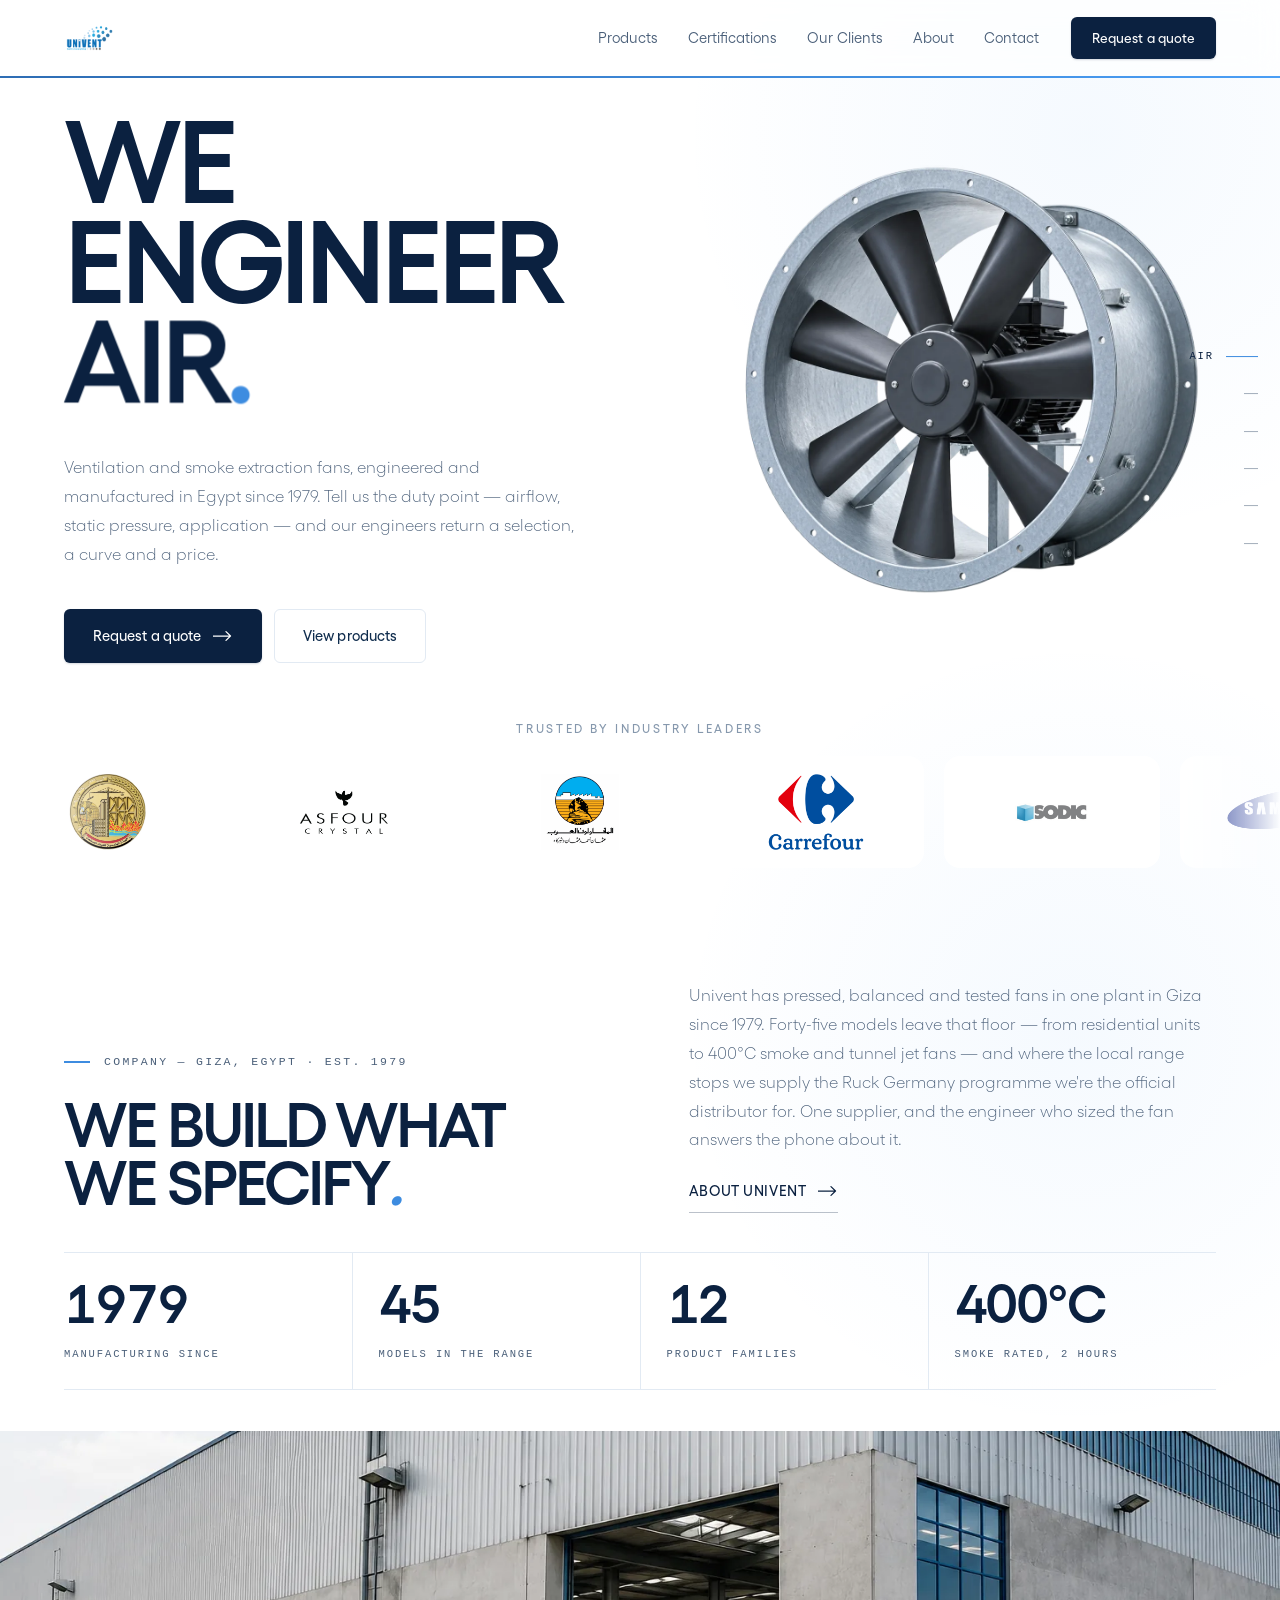
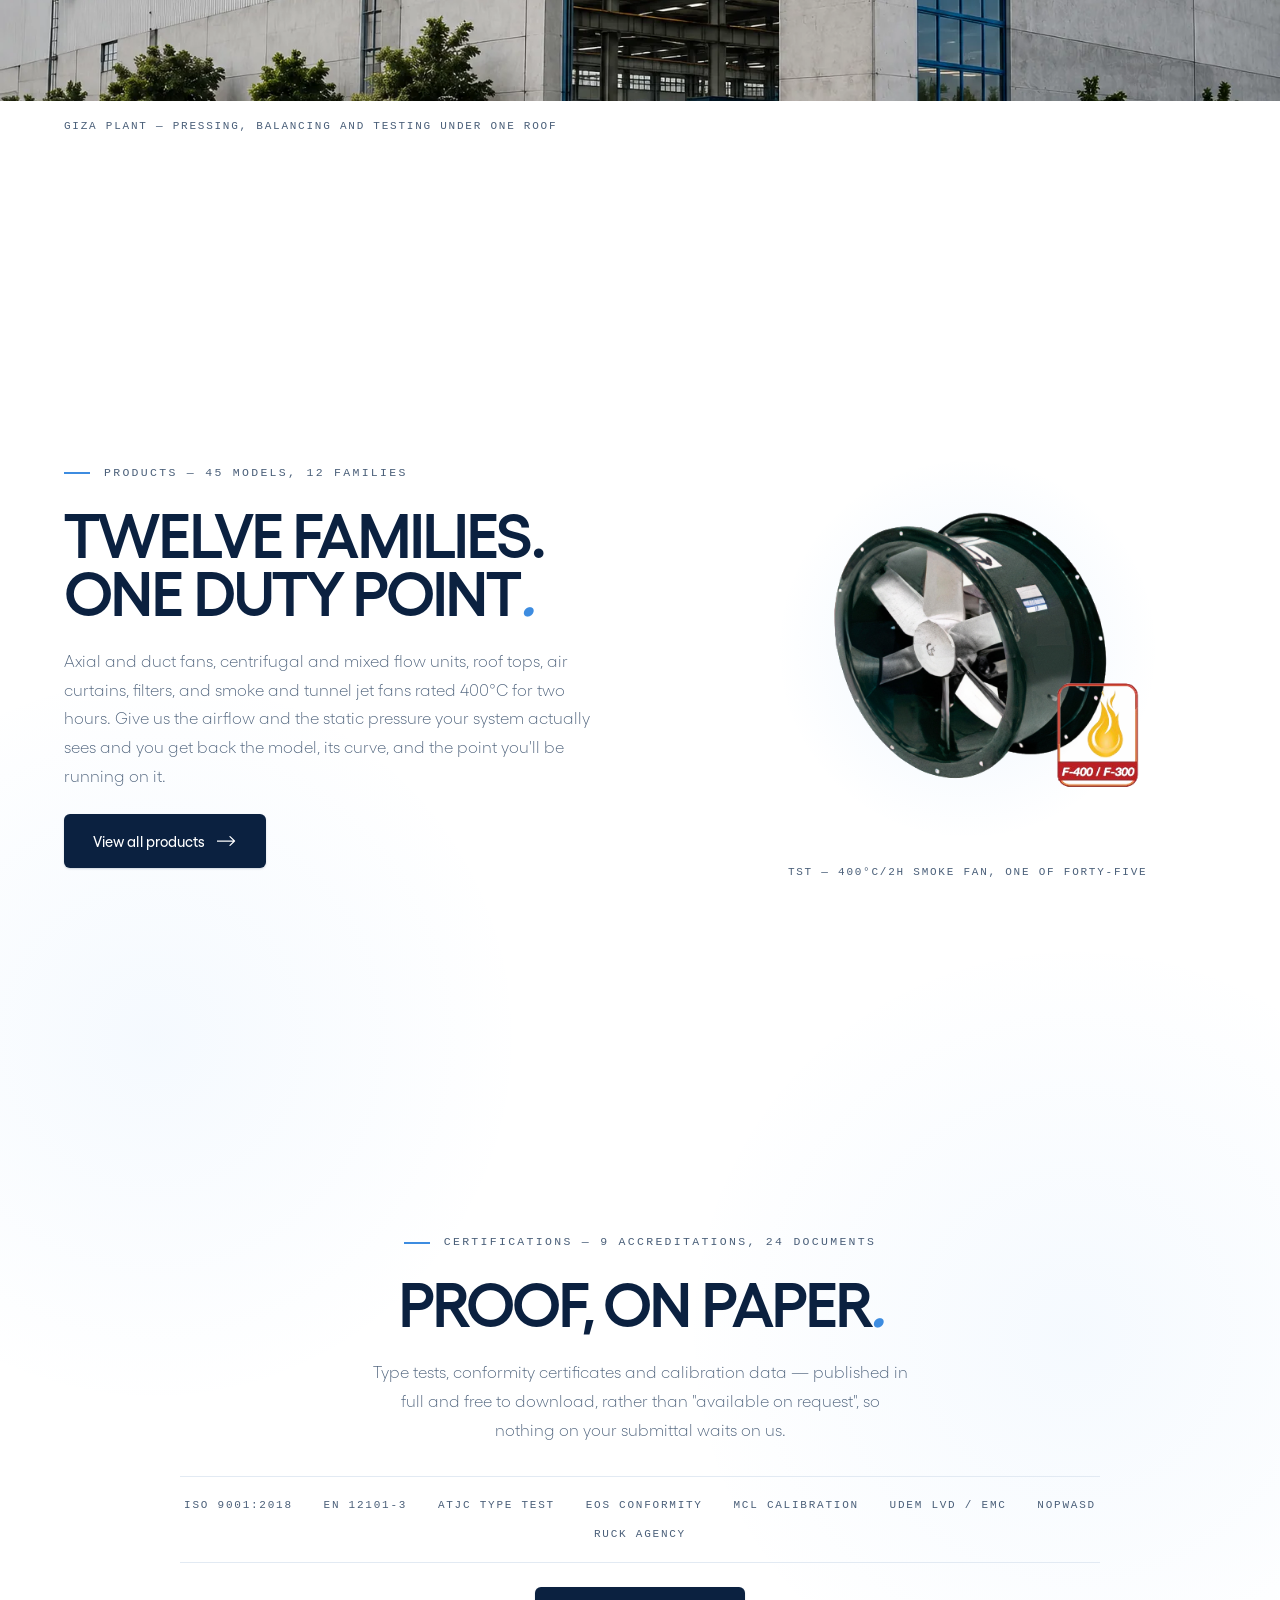
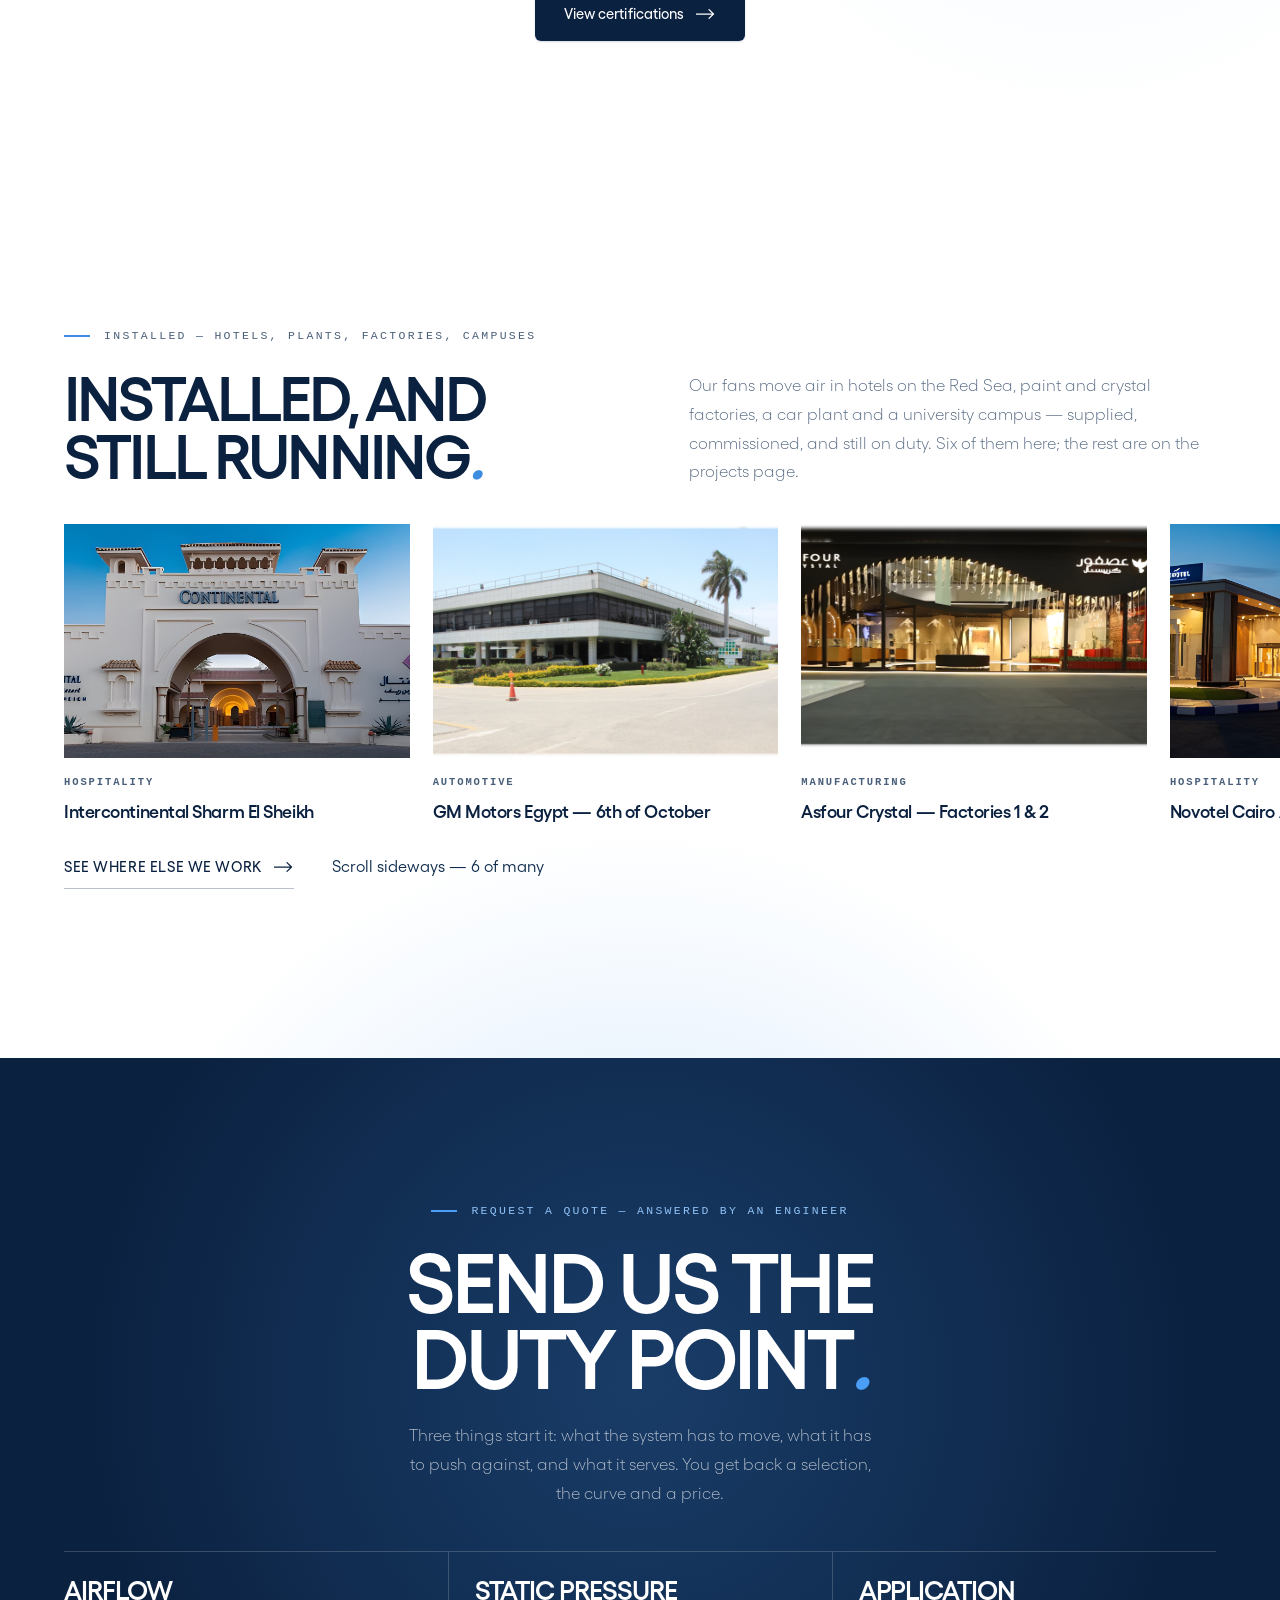
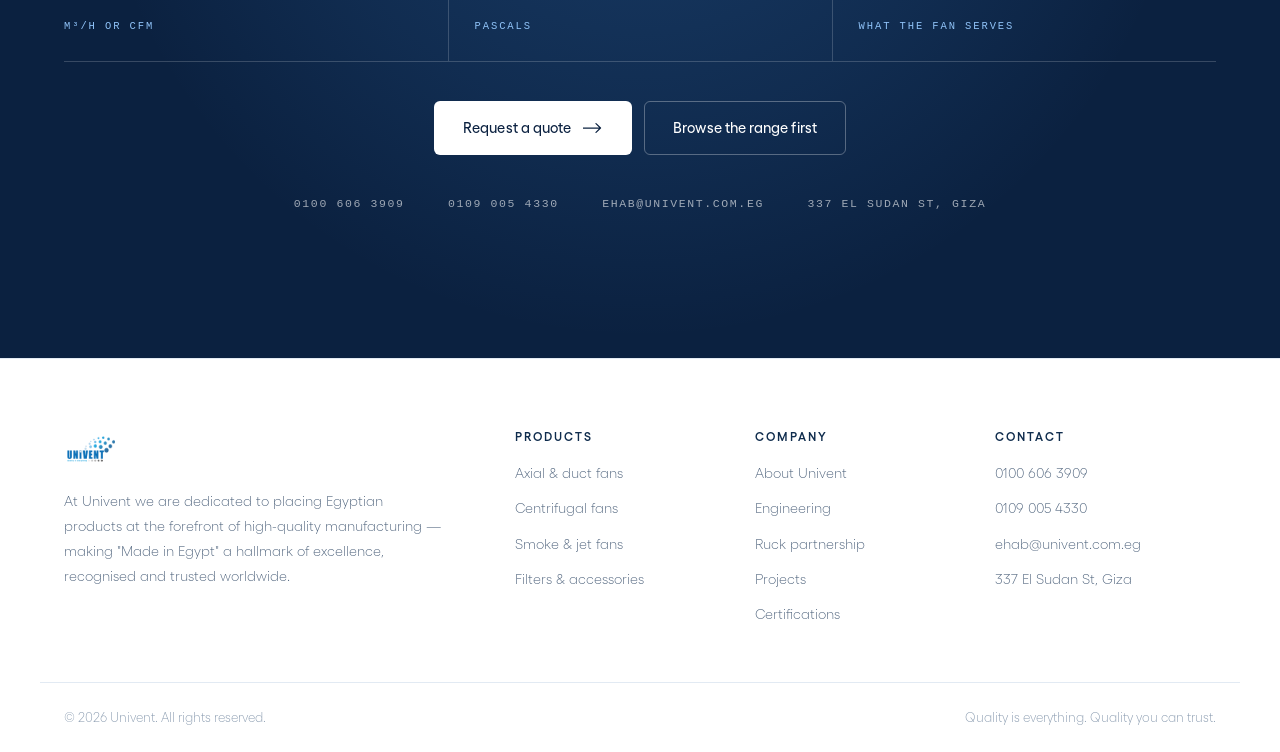
<file: index.html>
<!DOCTYPE html>
<html lang="en">
<head>
<meta charset="utf-8" />
<meta name="viewport" content="width=device-width, initial-scale=1" />
<title>Univent — Moving air since 1979</title>
<meta name="description" content="Univent manufactures ventilation and smoke extraction fans in Egypt since 1979. Residential, healthcare and industrial solutions. Official distributor for Ruck-Germany." />
<link rel="icon" href="assets/logo.png" />
<link rel="preload" href="assets/fonts/Gellix-TRIAL-Regular.otf" as="font" type="font/otf" crossorigin />
<link rel="preload" href="assets/fonts/Gellix-TRIAL-SemiBold.otf" as="font" type="font/otf" crossorigin />
<link rel="stylesheet" href="styles.css" />
<!-- Arms the scroll-reveal styles before first paint. If scripting is off
     or script.js fails, .reveal never hides and the page reads normally.

     .hero-armed does the same for the hero entrance, and only ever lands on
     this page — hero-air.js uses it to reach the shared header. The failsafe
     drops it if the animation never runs, so the hero can't stay blank. -->
<script>
  var de = document.documentElement;
  de.classList.add("js");
  if (!matchMedia("(prefers-reduced-motion: reduce)").matches) {
    de.classList.add("hero-armed");
    setTimeout(function () { de.classList.remove("hero-armed"); }, 4000);
  }
</script>
<script src="assets/js/gsap.min.js" defer></script>
<script src="assets/js/hero-air.js" defer></script>
</head>
<body>

<!-- HEADER:START -->
<header class="site-header" id="header">
  <div class="wrap header-inner">
    <a class="brand" href="index.html" aria-label="Univent home">
      <img src="assets/logo.png" alt="Univent" />
    </a>

    <nav class="nav" id="nav">
      <a href="products.html">Products</a>
      <a href="certificates.html">Certifications</a>
      <a href="projects.html">Our Clients</a>
      <a href="about.html">About</a>
      <a href="contact.html">Contact</a>
    </nav>

    <div class="header-actions">
      <a class="btn btn-primary btn-sm" href="contact.html">Request a quote</a>
      <button class="burger" id="burger" aria-label="Menu" aria-expanded="false">
        <span></span><span></span><span></span>
      </button>
    </div>
  </div>
</header>
<!-- HEADER:END -->

<!-- Reading position under the header. Scroll-driven, so it only ever exists
     in browsers that can run it off the main thread. -->
<div class="scroll-progress" aria-hidden="true"></div>

<!-- The page index, in the right gutter: one hairline per chapter, the name
     arriving on hover. Desktop only — landing.js marks the chapter you are in
     and flips the rail over the ink one at the end. -->
<nav class="rail" id="rail" aria-label="Page sections">
  <a class="rail-item" href="#hero"><span class="rail-label">Air</span></a>
  <a class="rail-item" href="#company"><span class="rail-label">Company</span></a>
  <a class="rail-item" href="#products"><span class="rail-label">Products</span></a>
  <a class="rail-item" href="#proof"><span class="rail-label">Proof</span></a>
  <a class="rail-item" href="#installed"><span class="rail-label">Installed</span></a>
  <a class="rail-item" href="#quote"><span class="rail-label">Quote</span></a>
</nav>

<main id="top">

<!-- ══════════════════ HERO ══════════════════ -->
<section class="hero" id="hero" data-chapter="hero">
  <div class="hero-glow" aria-hidden="true"></div>

  <div class="wrap hero-inner">

    <!-- Two columns: the whole type stack on the left, the product shot on the
         right, top and bottom edges shared. -->
    <div class="hero-stage">

      <div class="hero-text">
        <!-- AIR. is rasterised from this markup into the shader; keep it on one
             line, with no whitespace around the dot, or the raster picks it up. -->
        <h1 class="hero-title">
          <span class="hero-title__we" data-hero-we>WE ENGINEER</span>
          <span class="hero-title__air" data-hero-air-line><span class="hero-air" data-hero-air>AIR<span class="hero-air__dot">.</span></span></span>
        </h1>

        <div class="hero-body">
          <p class="hero-lede" data-hero-fade>
            Ventilation and smoke&nbsp;extraction fans, engineered and manufactured in
            Egypt since 1979. Tell us the duty point — airflow, static pressure,
            application — and our engineers return a selection, a curve and a price.
          </p>
          <div class="hero-actions" data-hero-fade>
            <a class="btn btn-primary btn-arrow" href="contact.html">Request a quote</a>
            <a class="btn btn-ghost" href="products.html">View products</a>
          </div>
        </div>
      </div>

      <div class="hero-figure" data-hero-fade>
        <img src="assets/hero-fan.webp" alt="Univent cased axial fan"
             width="1100" height="1005" decoding="async" />
      </div>

    </div>

    <!-- Client strip: the .marquee machinery is shared with projects.html.
         The second set is the seamless-loop duplicate, hidden from AT. -->
    <div class="hero-clients" data-hero-fade>
      <!-- the strip is full-bleed, so the label needs its own .wrap to line up
           with the headline column above it -->
      <div class="wrap">
        <p class="eyebrow hero-clients__label">Trusted by industry leaders</p>
      </div>
      <div class="marquee" aria-label="Selected clients">
        <div class="marquee-track">
          <div class="marquee-set">
            <img src="assets/clients/ArmedForces.png" alt="Armed Forces" width="1100" height="600" />
            <img src="assets/clients/Asfour.png" alt="Asfour Crystal" width="1100" height="600" />
            <img src="assets/clients/ArabContractors.png" alt="Arab Contractors" width="1100" height="600" />
            <img src="assets/clients/Carrefour.png" alt="Carrefour" width="1100" height="600" />
            <img src="assets/clients/Sodic.png" alt="Sodic" width="1100" height="600" />
            <img src="assets/clients/Samsung.png" alt="Samsung" width="1100" height="600" />
            <img src="assets/clients/Elsweedy.png" alt="Elsewedy Cables" width="1100" height="600" />
            <img src="assets/clients/Travco.png" alt="Travco Group" width="1100" height="600" />
            <img src="assets/clients/Americana.png" alt="Americana" width="1100" height="600" />
            <img src="assets/clients/Metro.png" alt="Metro" width="1100" height="600" />
            <img src="assets/clients/EgyptAir.png" alt="EgyptAir" width="1100" height="600" />
            <img src="assets/clients/TBS.png" alt="TBS" width="1100" height="600" />
          </div>
          <div class="marquee-set" aria-hidden="true">
            <img src="assets/clients/ArmedForces.png" alt="" loading="lazy" width="1100" height="600" />
            <img src="assets/clients/Asfour.png" alt="" loading="lazy" width="1100" height="600" />
            <img src="assets/clients/ArabContractors.png" alt="" loading="lazy" width="1100" height="600" />
            <img src="assets/clients/Carrefour.png" alt="" loading="lazy" width="1100" height="600" />
            <img src="assets/clients/Sodic.png" alt="" loading="lazy" width="1100" height="600" />
            <img src="assets/clients/Samsung.png" alt="" loading="lazy" width="1100" height="600" />
            <img src="assets/clients/Elsweedy.png" alt="" loading="lazy" width="1100" height="600" />
            <img src="assets/clients/Travco.png" alt="" loading="lazy" width="1100" height="600" />
            <img src="assets/clients/Americana.png" alt="" loading="lazy" width="1100" height="600" />
            <img src="assets/clients/Metro.png" alt="" loading="lazy" width="1100" height="600" />
            <img src="assets/clients/EgyptAir.png" alt="" loading="lazy" width="1100" height="600" />
            <img src="assets/clients/TBS.png" alt="" loading="lazy" width="1100" height="600" />
          </div>
        </div>
      </div>
    </div>
  </div>
</section>


<!-- ══════════════════ COMPANY ══════════════════
     Head as a spread, the rating plate under it, and the plant across the
     full width to close. Not the hero's shape: the hero sets type beside a
     figure, this one stacks type over a ledger over a horizon. -->
<section class="chapter" id="company" data-chapter="company">
  <div class="bloom bloom--tr" aria-hidden="true"></div>

  <div class="wrap">
    <div class="chapter-head--split">
      <div>
        <p class="spec reveal">Company — Giza, Egypt · est. 1979</p>
        <h2 class="chapter-title reveal reveal-lines">
          <span class="line"><span>We build what</span></span>
          <span class="line"><span>we specify<i class="dot">.</i></span></span>
        </h2>
      </div>
      <div>
        <p class="chapter-lede reveal">
          Univent has pressed, balanced and tested fans in one plant in Giza since 1979.
          Forty-five models leave that floor — from residential units to 400°C smoke and
          tunnel jet fans — and where the local range stops we supply the Ruck&nbsp;Germany
          programme we're the official distributor for. One supplier, and the engineer
          who sized the fan answers the phone about it.
        </p>
        <p class="chapter-foot reveal">
          <a class="link-arrow" href="about.html">About Univent</a>
        </p>
      </div>
    </div>

    <ul class="plate">
      <li class="reveal"><b>1979</b><span>Manufacturing since</span></li>
      <li class="reveal"><b>45</b><span>Models in the range</span></li>
      <li class="reveal"><b>12</b><span>Product families</span></li>
      <li class="reveal"><b>400°C</b><span>Smoke rated, 2 hours</span></li>
    </ul>

    <figure class="band reveal">
      <img src="assets/factory.webp"
           alt="The Univent plant in Giza, its loading bay open onto the assembly floor"
           width="1536" height="1024" loading="lazy" decoding="async" />
    </figure>
    <p class="cap reveal">Giza plant — pressing, balancing and testing under one roof</p>
  </div>
</section>

<!-- ══════════════════ PRODUCTS ══════════════════
     The range is not repeated here — products.html holds all forty-five, and
     the button goes there. One fan, lit the way the hero lights its own. -->
<section class="chapter" id="products" data-chapter="products">
  <div class="bloom bloom--bl" aria-hidden="true"></div>

  <div class="wrap">
    <div class="showcase">
      <div>
        <p class="spec reveal">Products — 45 models, 12 families</p>

        <h2 class="chapter-title reveal reveal-lines">
          <span class="line"><span>Twelve families.</span></span>
          <span class="line"><span>One duty point<i class="dot">.</i></span></span>
        </h2>

        <p class="chapter-lede reveal">
          Axial and duct fans, centrifugal and mixed flow units, roof tops, air curtains,
          filters, and smoke and tunnel jet fans rated 400°C for two hours. Give us the
          airflow and the static pressure your system actually sees and you get back the
          model, its curve, and the point you'll be running on it.
        </p>

        <p class="chapter-foot reveal">
          <a class="btn btn-primary btn-arrow" href="products.html">View all products</a>
        </p>
      </div>

      <div>
        <div class="showcase-figure reveal">
          <img src="assets/products/TST.png" alt="Univent TST 400°C smoke extraction fan"
               width="500" height="500" loading="lazy" decoding="async" />
        </div>
        <p class="cap cap--center reveal">TST — 400°C/2h smoke fan, one of forty-five</p>
      </div>
    </div>
  </div>
</section>

<!-- ══════════════════ CERTIFICATIONS ══════════════════
     The documents are not reproduced here either — all 24 are on
     certificates.html. The short chapter on purpose: a held breath between
     the fan and the strip of buildings. -->
<section class="chapter chapter--short chapter--center" id="proof" data-chapter="proof">
  <div class="bloom bloom--tr" aria-hidden="true"></div>

  <div class="wrap">
    <p class="spec reveal">Certifications — 9 accreditations, 24 documents</p>

    <h2 class="chapter-title reveal reveal-lines">
      <span class="line"><span>Proof, on paper<i class="dot">.</i></span></span>
    </h2>

    <p class="chapter-lede reveal">
      Type tests, conformity certificates and calibration data — published in full and
      free to download, rather than "available on request", so nothing on your submittal
      waits on us.
    </p>

    <ul class="creds reveal">
      <li>ISO 9001:2018</li>
      <li>EN 12101-3</li>
      <li>ATJC type test</li>
      <li>EOS conformity</li>
      <li>MCL calibration</li>
      <li>UDEM LVD / EMC</li>
      <li>NOPWASD</li>
      <li>Ruck agency</li>
    </ul>

    <p class="chapter-foot reveal">
      <a class="btn btn-primary btn-arrow" href="certificates.html">View certifications</a>
    </p>
  </div>
</section>

<!-- ══════════════════ INSTALLED ══════════════════
     A strip of buildings you push sideways. Native horizontal scroll, so a
     thumb, a trackpad and the tab key all move it without any script. -->
<section class="chapter" id="installed" data-chapter="installed">
  <div class="wrap">
    <div class="chapter-head--split">
      <div>
        <p class="spec reveal">Installed — hotels, plants, factories, campuses</p>
        <h2 class="chapter-title reveal reveal-lines">
          <span class="line"><span>Installed, and</span></span>
          <span class="line"><span>still running<i class="dot">.</i></span></span>
        </h2>
      </div>
      <p class="chapter-lede reveal">
        Our fans move air in hotels on the Red Sea, paint and crystal factories, a car
        plant and a university campus — supplied, commissioned, and still on duty. Six
        of them here; the rest are on the projects page.
      </p>
    </div>
  </div>

  <div class="strip" aria-label="Installations">
    <a class="site reveal" href="projects.html">
      <img src="assets/projects/Inter.png" alt="Intercontinental Sharm El Sheikh hotel" loading="lazy" />
      <b>Hospitality</b><span>Intercontinental Sharm El Sheikh</span>
    </a>
    <a class="site reveal" href="projects.html">
      <img src="assets/projects/GM.png" alt="GM Motors Egypt plant" loading="lazy" />
      <b>Automotive</b><span>GM Motors Egypt — 6th of October</span>
    </a>
    <a class="site reveal" href="projects.html">
      <img src="assets/projects/Asfour.png" alt="Asfour Crystal factory" loading="lazy" />
      <b>Manufacturing</b><span>Asfour Crystal — Factories 1 &amp; 2</span>
    </a>
    <a class="site reveal" href="projects.html">
      <img src="assets/projects/Novotel.png" alt="Novotel Cairo Airport" loading="lazy" />
      <b>Hospitality</b><span>Novotel Cairo Airport</span>
    </a>
    <a class="site reveal" href="projects.html">
      <img src="assets/projects/Pachin.png" alt="Pachin Paints factory" loading="lazy" />
      <b>Industrial</b><span>Pachin Paints Factory</span>
    </a>
    <a class="site reveal" href="projects.html">
      <img src="assets/projects/Ahram.png" alt="Al Ahram University campus" loading="lazy" />
      <b>Education</b><span>Al Ahram University</span>
    </a>
  </div>

  <div class="wrap">
    <div class="strip-foot">
      <a class="link-arrow reveal" href="projects.html">See where else we work</a>
      <span class="index-note reveal">Scroll sideways — 6 of many</span>
    </div>
  </div>
</section>

<!-- ══════════════════ REQUEST A QUOTE ══════════════════
     The page opens on paper and closes on ink. The plate returns inverted:
     up top it holds what Univent is, here it holds the three things we need
     before a fan can be sized. -->
<section class="chapter chapter--ink" id="quote" data-chapter="quote" data-theme="dark">
  <div class="bloom bloom--c bloom--ink" aria-hidden="true"></div>

  <div class="wrap">
    <p class="spec spec--light reveal">Request a quote — answered by an engineer</p>

    <h2 class="chapter-title chapter-title--xl reveal reveal-lines">
      <span class="line"><span>Send us the</span></span>
      <span class="line"><span>duty point<i class="dot">.</i></span></span>
    </h2>

    <p class="chapter-lede reveal">
      Three things start it: what the system has to move, what it has to push against,
      and what it serves. You get back a selection, the curve and a price.
    </p>

    <ul class="plate plate--ask">
      <li class="reveal"><b>Airflow</b><span>m³/h or CFM</span></li>
      <li class="reveal"><b>Static pressure</b><span>Pascals</span></li>
      <li class="reveal"><b>Application</b><span>What the fan serves</span></li>
    </ul>

    <div class="ask-actions reveal">
      <a class="btn btn-invert btn-arrow" href="contact.html">Request a quote</a>
      <a class="btn btn-light" href="products.html">Browse the range first</a>
    </div>

    <p class="ask-contact reveal">
      <a href="tel:+201006063909">0100 606 3909</a>
      <a href="tel:+201090054330">0109 005 4330</a>
      <a href="mailto:ehab@univent.com.eg">ehab@univent.com.eg</a>
      <span>337 El Sudan St, Giza</span>
    </p>
  </div>
</section>

</main>

<!-- FOOTER:START -->
<footer class="site-footer">
  <div class="wrap footer-inner">
    <div class="footer-brand">
      <a href="index.html"><img src="assets/logo.png" alt="Univent" /></a>
      <p>
        At Univent we are dedicated to placing Egyptian products at the forefront of
        high-quality manufacturing — making "Made in Egypt" a hallmark of excellence,
        recognised and trusted worldwide.
      </p>
    </div>

    <div class="footer-col">
      <h4>Products</h4>
      <a href="products.html?cat=axial">Axial &amp; duct fans</a>
      <a href="products.html?cat=didw">Centrifugal fans</a>
      <a href="products.html?cat=smoke">Smoke &amp; jet fans</a>
      <a href="products.html?cat=filters">Filters &amp; accessories</a>
    </div>

    <div class="footer-col">
      <h4>Company</h4>
      <a href="about.html">About Univent</a>
      <a href="about.html#engineering">Engineering</a>
      <a href="about.html#partnership">Ruck partnership</a>
      <a href="projects.html">Projects</a>
      <a href="certificates.html">Certifications</a>
    </div>

    <div class="footer-col">
      <h4>Contact</h4>
      <a href="tel:+201006063909">0100 606 3909</a>
      <a href="tel:+201090054330">0109 005 4330</a>
      <a href="mailto:ehab@univent.com.eg">ehab@univent.com.eg</a>
      <span>337 El Sudan St, Giza</span>
    </div>
  </div>

  <div class="wrap footer-bottom">
    <span>© <span id="year">2026</span> Univent. All rights reserved.</span>
    <span>Quality is everything. Quality you can trust.</span>
  </div>
</footer>
<!-- FOOTER:END -->

<script src="script.js"></script>
<script src="assets/js/landing.js" defer></script>
</body>
</html>
</file>
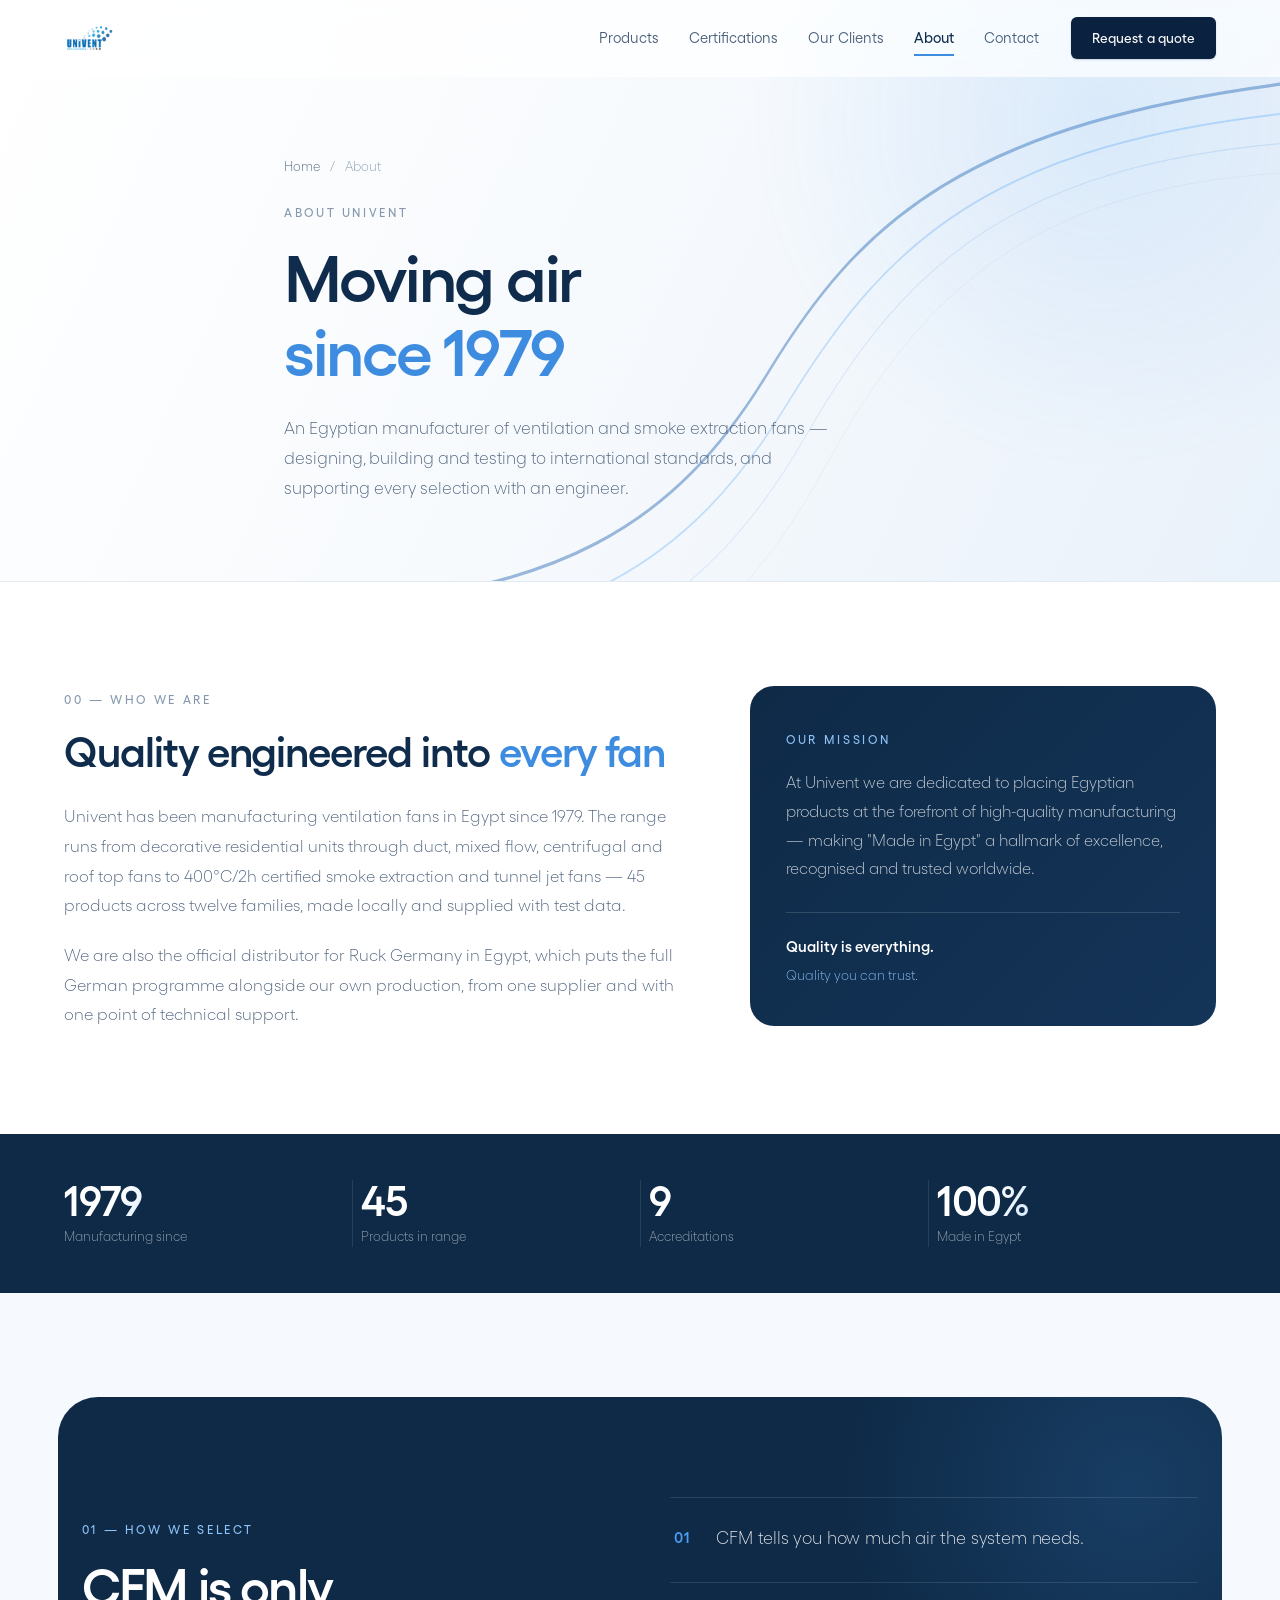
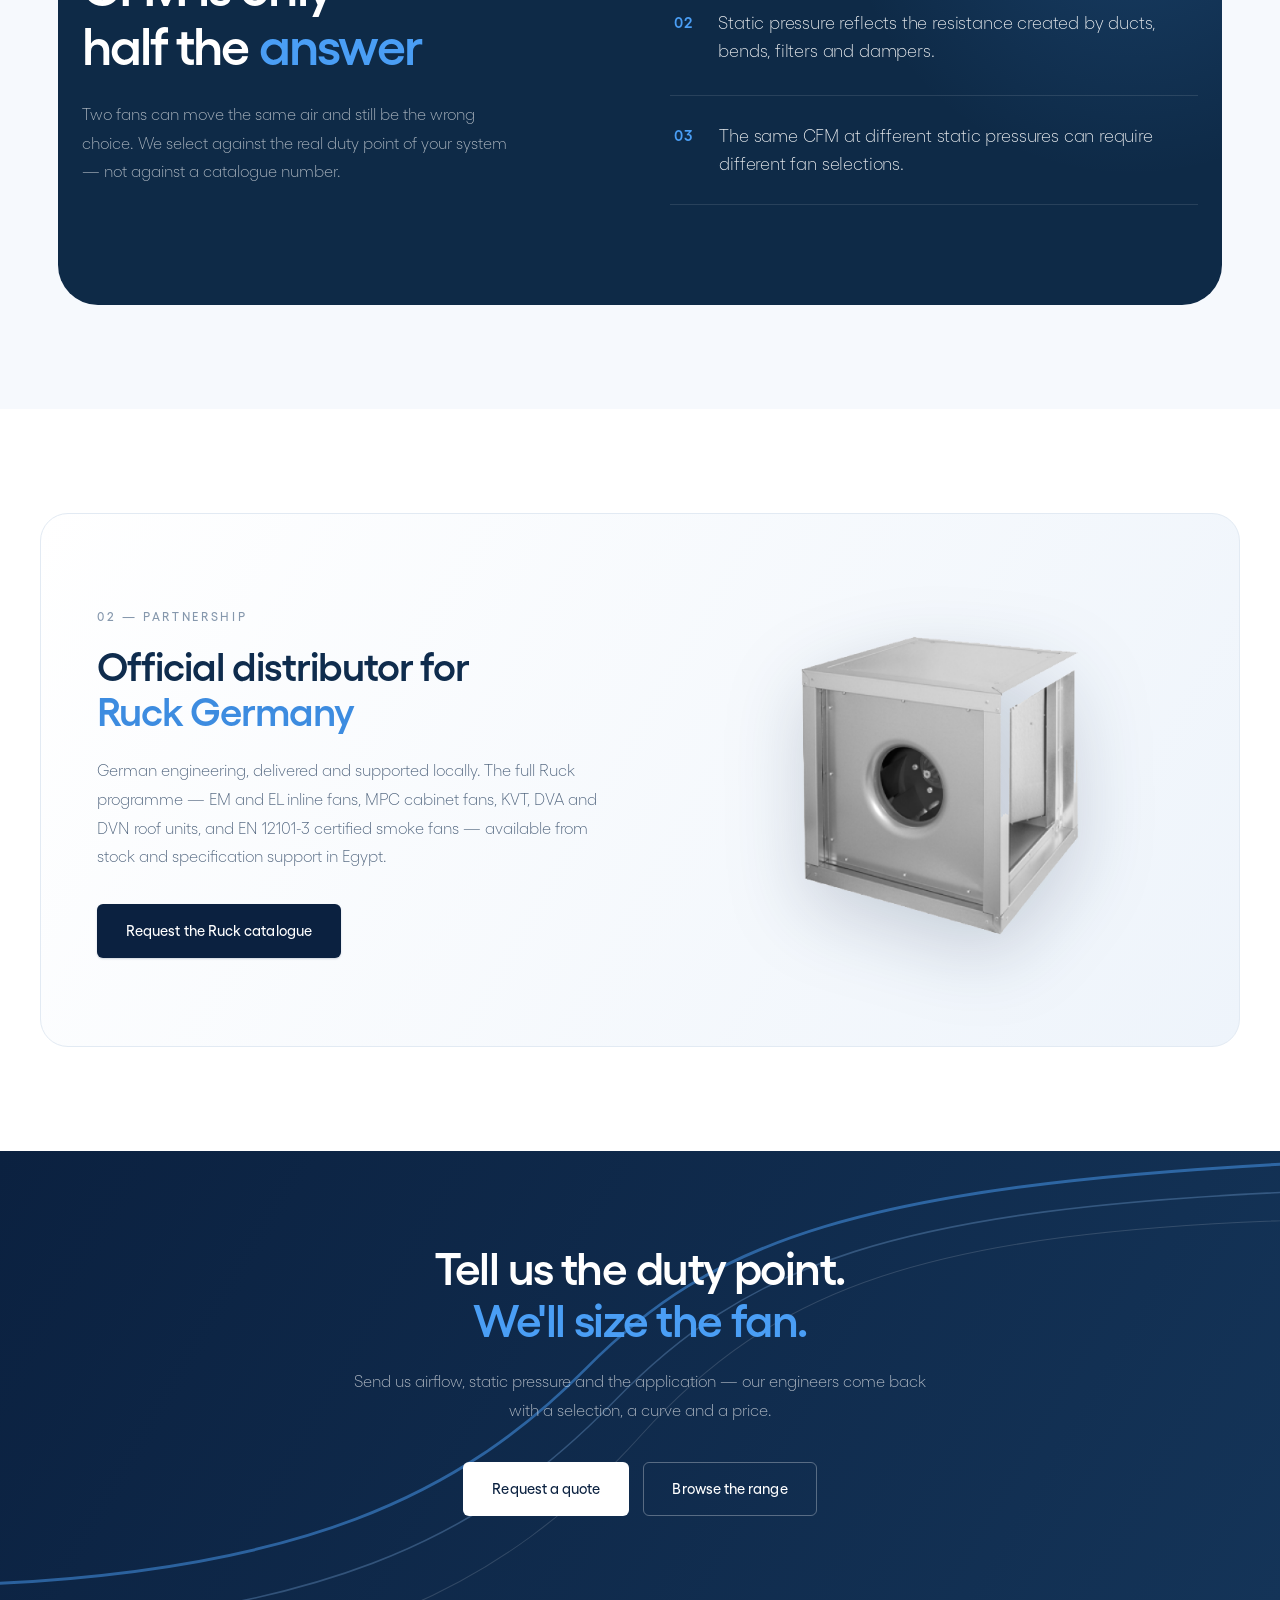
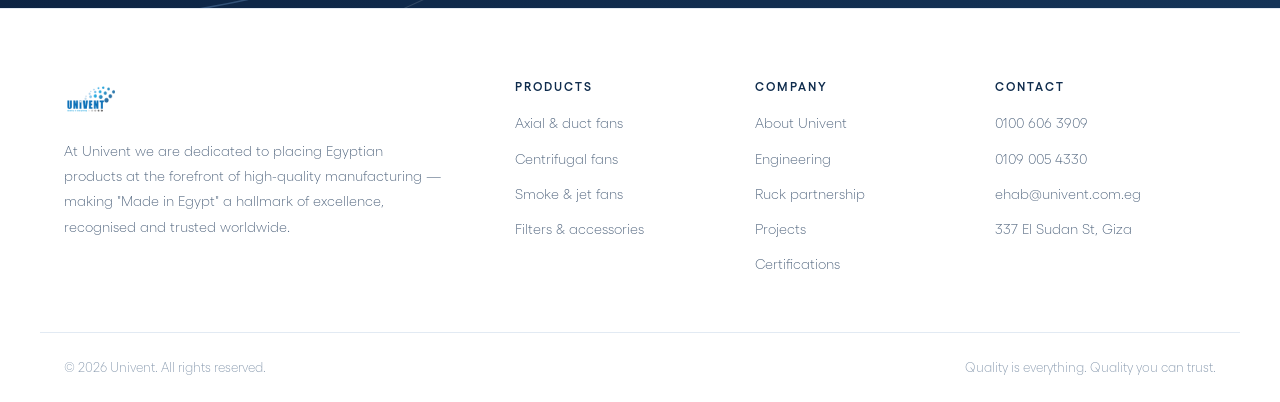
<file: about.html>
<!DOCTYPE html>
<html lang="en">
<head>
<meta charset="utf-8" />
<meta name="viewport" content="width=device-width, initial-scale=1" />
<title>About — Univent</title>
<meta name="description" content="Univent has manufactured ventilation and smoke extraction fans in Egypt since 1979 — residential, healthcare and industrial, to international standards, and official distributor for Ruck-Germany." />
<link rel="icon" href="assets/logo.png" />
<link rel="preload" href="assets/fonts/Gellix-TRIAL-Regular.otf" as="font" type="font/otf" crossorigin />
<link rel="preload" href="assets/fonts/Gellix-TRIAL-SemiBold.otf" as="font" type="font/otf" crossorigin />
<link rel="stylesheet" href="styles.css" />
<script>document.documentElement.classList.add("js");</script>
</head>
<body>

<!-- HEADER:START -->
<header class="site-header" id="header">
  <div class="wrap header-inner">
    <a class="brand" href="index.html" aria-label="Univent home">
      <img src="assets/logo.png" alt="Univent" />
    </a>

    <nav class="nav" id="nav">
      <a href="products.html">Products</a>
      <a href="certificates.html">Certifications</a>
      <a href="projects.html">Our Clients</a>
      <a href="about.html" class="is-active" aria-current="page">About</a>
      <a href="contact.html">Contact</a>
    </nav>

    <div class="header-actions">
      <a class="btn btn-primary btn-sm" href="contact.html">Request a quote</a>
      <button class="burger" id="burger" aria-label="Menu" aria-expanded="false">
        <span></span><span></span><span></span>
      </button>
    </div>
  </div>
</header>
<!-- HEADER:END -->

<main id="top">

<!-- ══════════════════ PAGE HERO ══════════════════ -->
<section class="page-hero">
  <div class="hero-lines page-lines" aria-hidden="true">
    <svg viewBox="0 0 1440 575" preserveAspectRatio="none">
      <path d="M-40,600 C340,590 520,520 660,370 C800,220 960,120 1480,80" />
      <path d="M-40,640 C360,630 540,560 690,400 C840,240 1000,140 1480,110" />
      <path d="M-40,690 C380,680 570,600 720,430 C870,260 1040,160 1480,140" />
      <path d="M-40,740 C400,730 600,640 750,460 C900,280 1080,180 1480,170" />
    </svg>
  </div>
  <div class="glow glow-a" aria-hidden="true"></div>

  <div class="wrap page-hero-inner">
    <nav class="crumbs" aria-label="Breadcrumb">
      <a href="index.html">Home</a><span aria-hidden="true">/</span><span>About</span>
    </nav>
    <span class="eyebrow">About Univent</span>
    <h1>Moving air<br /><span class="accent">since 1979</span></h1>
    <p class="lede">
      An Egyptian manufacturer of ventilation and smoke extraction fans — designing,
      building and testing to international standards, and supporting every selection
      with an engineer.
    </p>
  </div>
</section>

<!-- ══════════════════ 00 — WHO WE ARE ══════════════════ -->
<section class="section" id="company">
  <div class="wrap about-grid">
    <div class="about-copy reveal">
      <span class="eyebrow">00 — Who we are</span>
      <h2>Quality engineered into <span class="accent">every fan</span></h2>
      <p>
        Univent has been manufacturing ventilation fans in Egypt since 1979. The range
        runs from decorative residential units through duct, mixed flow, centrifugal and
        roof top fans to 400°C/2h certified smoke extraction and tunnel jet fans —
        45 products across twelve families, made locally and supplied with test data.
      </p>
      <p>
        We are also the official distributor for Ruck&nbsp;Germany in Egypt, which puts
        the full German programme alongside our own production, from one supplier and
        with one point of technical support.
      </p>
    </div>

    <aside class="about-mission reveal">
      <span class="eyebrow eyebrow-light">Our mission</span>
      <p>
        At Univent we are dedicated to placing Egyptian products at the forefront of
        high-quality manufacturing — making "Made in Egypt" a hallmark of excellence,
        recognised and trusted worldwide.
      </p>
      <div class="about-mission-foot">
        <strong>Quality is everything.</strong>
        <span>Quality you can trust.</span>
      </div>
    </aside>
  </div>
</section>

<!-- ══════════════════ STATS ══════════════════ -->
<section class="stats">
  <div class="wrap stats-grid">
    <div class="stat reveal"><span class="stat-num">1979</span><span class="stat-label">Manufacturing since</span></div>
    <div class="stat reveal"><span class="stat-num">45</span><span class="stat-label">Products in range</span></div>
    <div class="stat reveal"><span class="stat-num">9</span><span class="stat-label">Accreditations</span></div>
    <div class="stat reveal"><span class="stat-num">100%</span><span class="stat-label">Made in Egypt</span></div>
  </div>
</section>

<!-- ══════════════════ 01 — ENGINEERING (scroll-expanding panel) ══════════════════ -->
<section class="engineering" id="engineering">
  <div class="eng-panel" data-expand>
    <div class="wrap eng-inner">
      <div class="eng-copy reveal">
        <span class="eyebrow eyebrow-light">01 — How we select</span>
        <h2>CFM is only<br />half the <span class="accent-light">answer</span></h2>
        <p class="eng-lede">
          Two fans can move the same air and still be the wrong choice. We select against
          the real duty point of your system — not against a catalogue number.
        </p>
      </div>

      <ol class="eng-list reveal">
        <li>
          <span class="num">01</span>
          <p>CFM tells you how much air the system needs.</p>
        </li>
        <li>
          <span class="num">02</span>
          <p>Static pressure reflects the resistance created by ducts, bends, filters and dampers.</p>
        </li>
        <li>
          <span class="num">03</span>
          <p>The same CFM at different static pressures can require different fan selections.</p>
        </li>
      </ol>
    </div>
  </div>
</section>

<!-- ══════════════════ 02 — RUCK PARTNERSHIP ══════════════════ -->
<section class="partner" id="partnership">
  <div class="wrap partner-inner reveal">
    <div>
      <span class="eyebrow">02 — Partnership</span>
      <h2>Official distributor for <span class="accent">Ruck&nbsp;Germany</span></h2>
      <p>
        German engineering, delivered and supported locally. The full Ruck programme —
        EM and EL inline fans, MPC cabinet fans, KVT, DVA and DVN roof units, and
        EN&nbsp;12101-3 certified smoke fans — available from stock and specification
        support in Egypt.
      </p>
      <a class="btn btn-primary" href="contact.html">Request the Ruck catalogue</a>
    </div>
    <div class="partner-art">
      <img src="assets/products/MPCTRUCK.png" alt="MPC T Model Ruck cabinet fan" loading="lazy" />
    </div>
  </div>
</section>

<!-- ══════════════════ CTA ══════════════════ -->
<section class="cta cta-slim">
  <div class="cta-lines" aria-hidden="true">
    <svg viewBox="0 0 1440 400" preserveAspectRatio="none">
      <path d="M-40,380 C340,370 520,300 660,190 C800,80 960,30 1480,10" />
      <path d="M-40,420 C360,410 540,340 690,220 C840,100 1000,50 1480,35" />
      <path d="M-40,470 C380,460 570,380 720,250 C870,120 1040,70 1480,60" />
    </svg>
  </div>

  <div class="wrap cta-slim-inner reveal">
    <h2>Tell us the duty point.<br /><span class="accent-light">We'll size the fan.</span></h2>
    <p>
      Send us airflow, static pressure and the application — our engineers come back
      with a selection, a curve and a price.
    </p>
    <div class="hero-cta">
      <a class="btn btn-primary" href="contact.html">Request a quote</a>
      <a class="btn btn-light" href="products.html">Browse the range</a>
    </div>
  </div>
</section>

</main>

<!-- FOOTER:START -->
<footer class="site-footer">
  <div class="wrap footer-inner">
    <div class="footer-brand">
      <a href="index.html"><img src="assets/logo.png" alt="Univent" /></a>
      <p>
        At Univent we are dedicated to placing Egyptian products at the forefront of
        high-quality manufacturing — making "Made in Egypt" a hallmark of excellence,
        recognised and trusted worldwide.
      </p>
    </div>

    <div class="footer-col">
      <h4>Products</h4>
      <a href="products.html?cat=axial">Axial &amp; duct fans</a>
      <a href="products.html?cat=didw">Centrifugal fans</a>
      <a href="products.html?cat=smoke">Smoke &amp; jet fans</a>
      <a href="products.html?cat=filters">Filters &amp; accessories</a>
    </div>

    <div class="footer-col">
      <h4>Company</h4>
      <a href="about.html">About Univent</a>
      <a href="about.html#engineering">Engineering</a>
      <a href="about.html#partnership">Ruck partnership</a>
      <a href="projects.html">Projects</a>
      <a href="certificates.html">Certifications</a>
    </div>

    <div class="footer-col">
      <h4>Contact</h4>
      <a href="tel:+201006063909">0100 606 3909</a>
      <a href="tel:+201090054330">0109 005 4330</a>
      <a href="mailto:ehab@univent.com.eg">ehab@univent.com.eg</a>
      <span>337 El Sudan St, Giza</span>
    </div>
  </div>

  <div class="wrap footer-bottom">
    <span>© <span id="year">2026</span> Univent. All rights reserved.</span>
    <span>Quality is everything. Quality you can trust.</span>
  </div>
</footer>
<!-- FOOTER:END -->

<script src="script.js"></script>
</body>
</html>
</file>
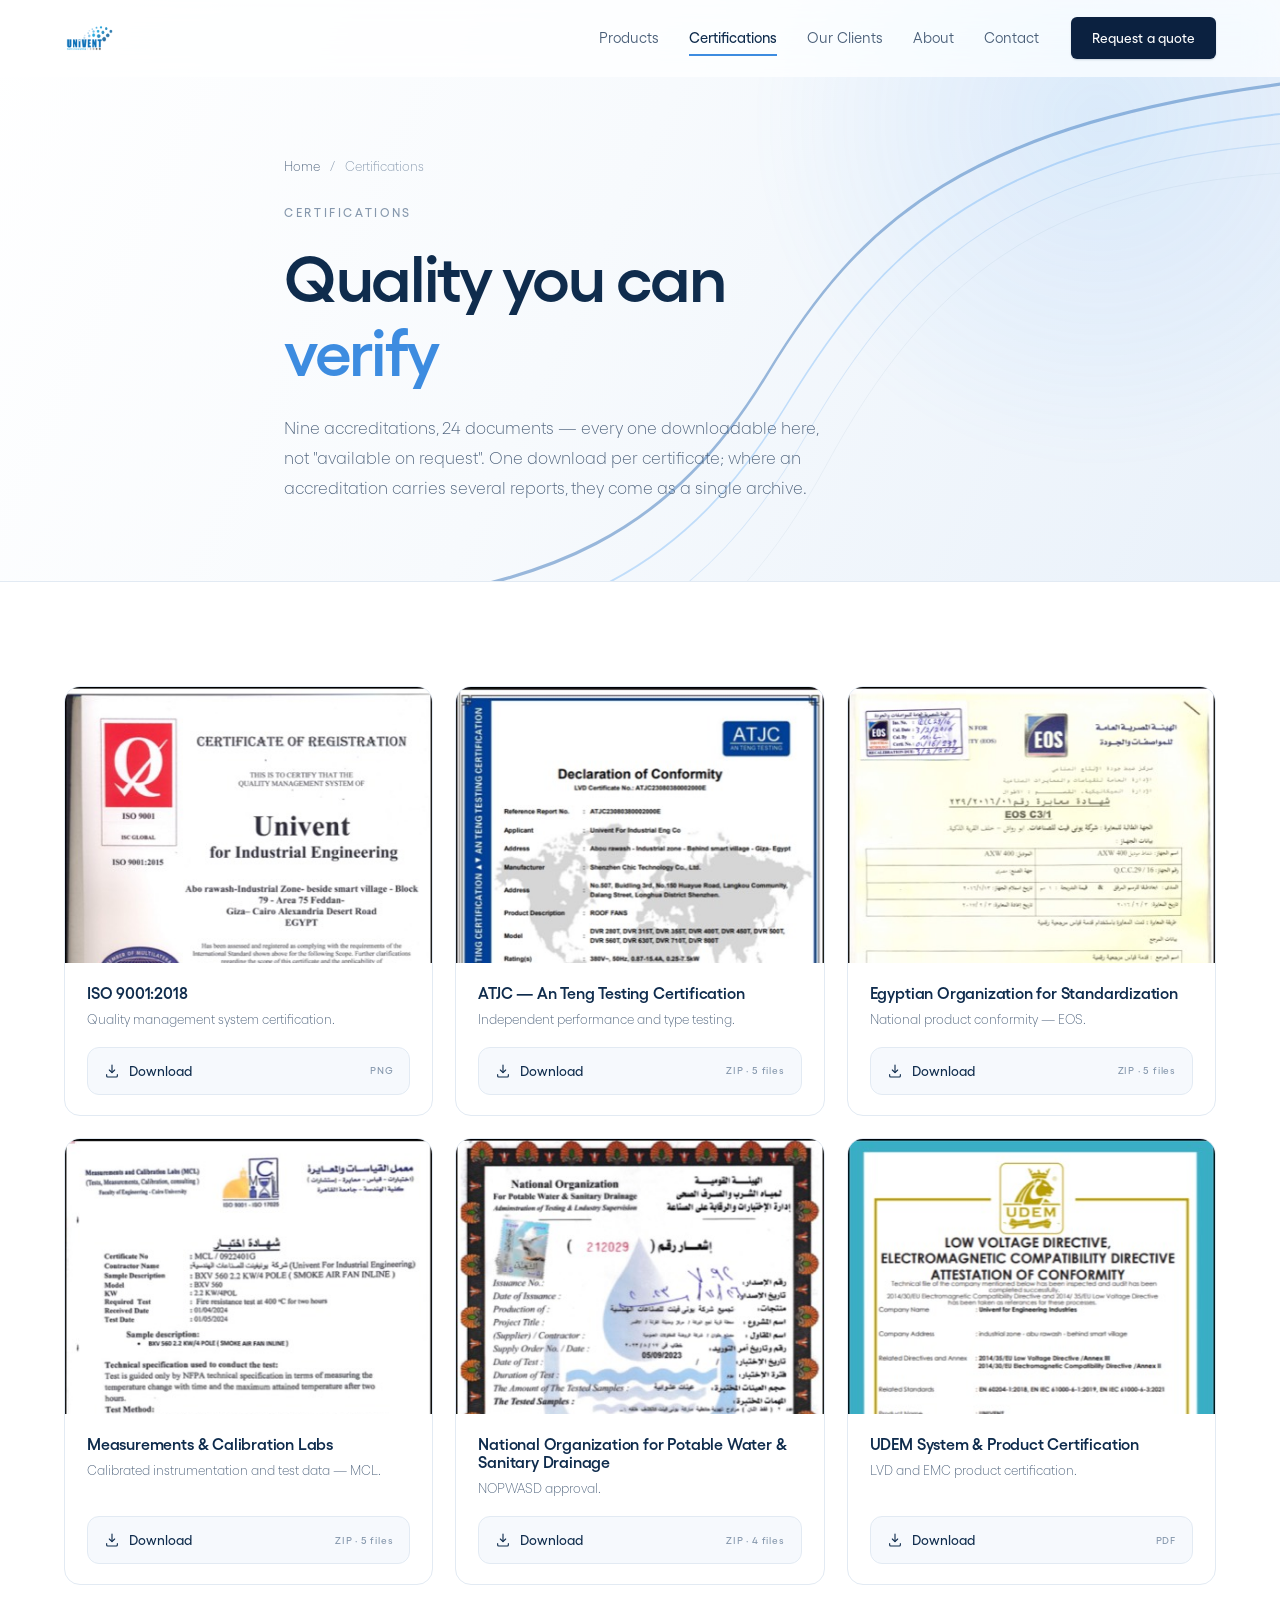
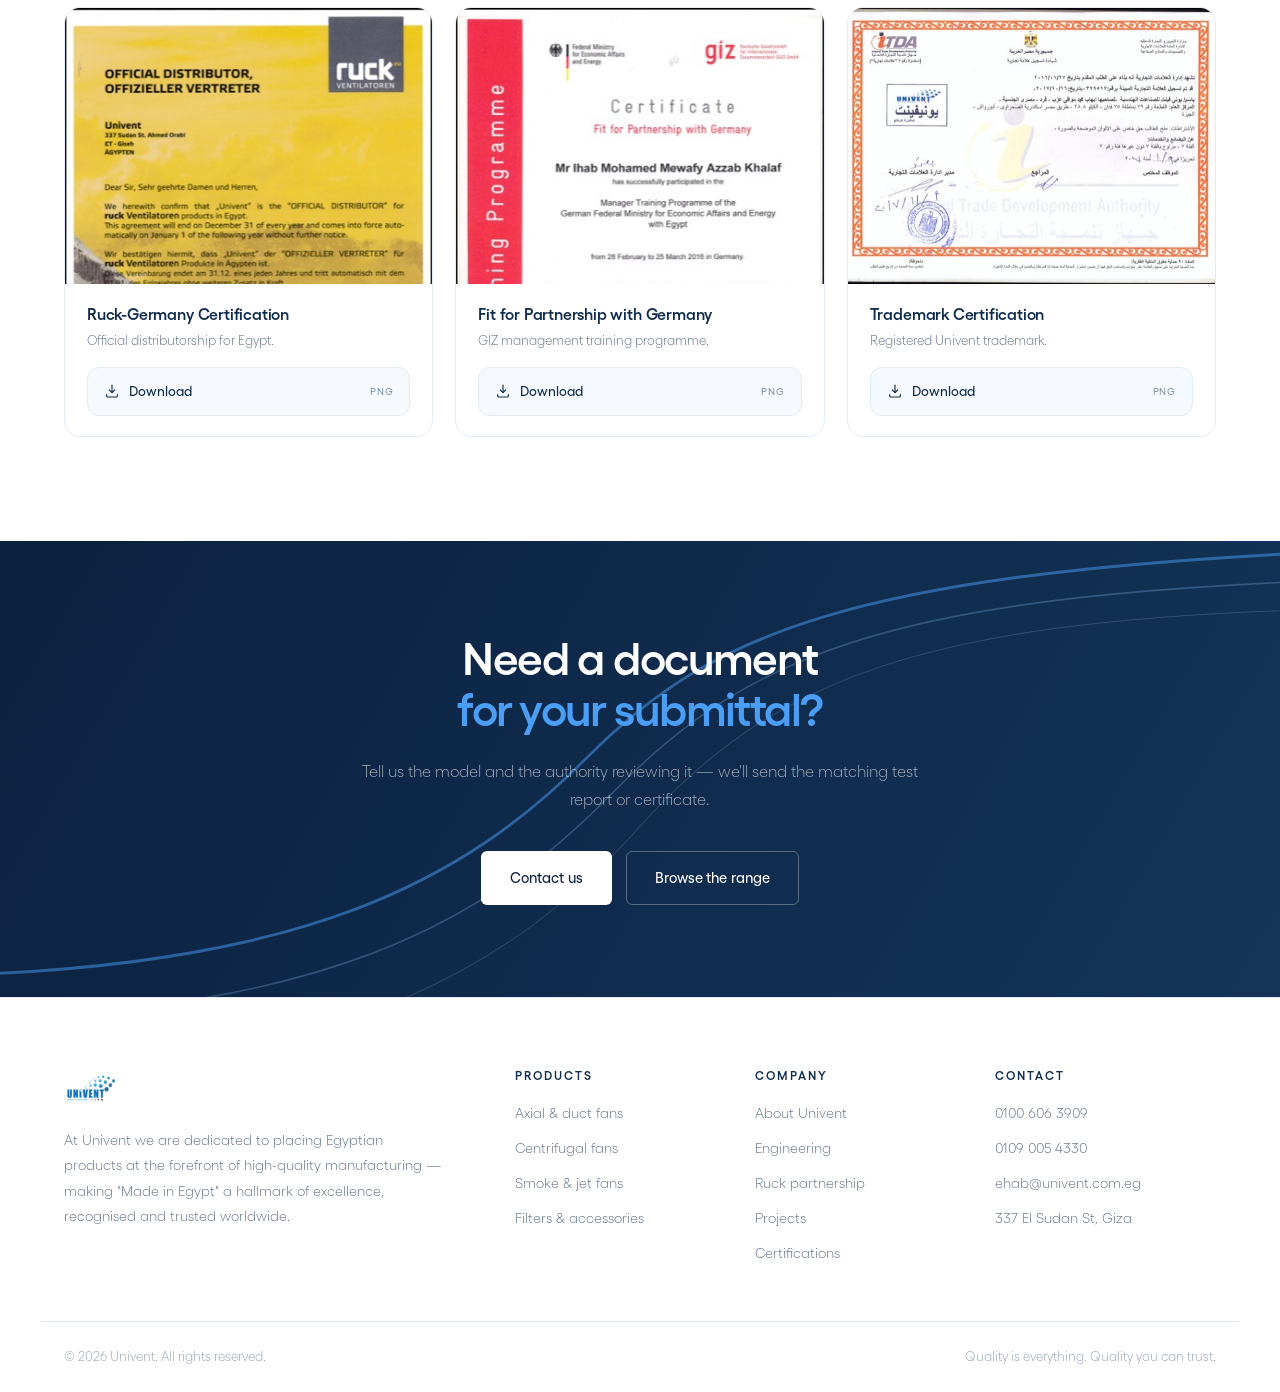
<file: certificates.html>
<!DOCTYPE html>
<html lang="en">
<head>
<meta charset="utf-8" />
<meta name="viewport" content="width=device-width, initial-scale=1" />
<title>Certifications — Univent</title>
<meta name="description" content="Nine accreditations and 24 downloadable documents — ISO 9001:2018, ATJC test reports, EOS conformity, MCL calibration data, NOPWASD approvals, UDEM LVD/EMC and Ruck-Germany distributorship." />
<link rel="icon" href="assets/logo.png" />
<link rel="preload" href="assets/fonts/Gellix-TRIAL-Regular.otf" as="font" type="font/otf" crossorigin />
<link rel="preload" href="assets/fonts/Gellix-TRIAL-SemiBold.otf" as="font" type="font/otf" crossorigin />
<link rel="stylesheet" href="styles.css" />
<script>document.documentElement.classList.add("js");</script>
</head>
<body>

<!-- HEADER:START -->
<header class="site-header" id="header">
  <div class="wrap header-inner">
    <a class="brand" href="index.html" aria-label="Univent home">
      <img src="assets/logo.png" alt="Univent" />
    </a>

    <nav class="nav" id="nav">
      <a href="products.html">Products</a>
      <a href="certificates.html" class="is-active" aria-current="page">Certifications</a>
      <a href="projects.html">Our Clients</a>
      <a href="about.html">About</a>
      <a href="contact.html">Contact</a>
    </nav>

    <div class="header-actions">
      <a class="btn btn-primary btn-sm" href="contact.html">Request a quote</a>
      <button class="burger" id="burger" aria-label="Menu" aria-expanded="false">
        <span></span><span></span><span></span>
      </button>
    </div>
  </div>
</header>
<!-- HEADER:END -->

<main id="top">

<!-- ══════════════════ PAGE HERO ══════════════════ -->
<section class="page-hero">
  <div class="hero-lines page-lines" aria-hidden="true">
    <svg viewBox="0 0 1440 575" preserveAspectRatio="none">
      <path d="M-40,600 C340,590 520,520 660,370 C800,220 960,120 1480,80" />
      <path d="M-40,640 C360,630 540,560 690,400 C840,240 1000,140 1480,110" />
      <path d="M-40,690 C380,680 570,600 720,430 C870,260 1040,160 1480,140" />
      <path d="M-40,740 C400,730 600,640 750,460 C900,280 1080,180 1480,170" />
    </svg>
  </div>
  <div class="glow glow-a" aria-hidden="true"></div>

  <div class="wrap page-hero-inner">
    <nav class="crumbs" aria-label="Breadcrumb">
      <a href="index.html">Home</a><span aria-hidden="true">/</span><span>Certifications</span>
    </nav>
    <span class="eyebrow">Certifications</span>
    <h1>Quality you can<br /><span class="accent">verify</span></h1>
    <p class="lede">
      Nine accreditations, 24 documents — every one downloadable here, not "available
      on request". One download per certificate; where an accreditation carries several
      reports, they come as a single archive.
    </p>
  </div>
</section>

<!-- ══════════════════ CERTIFICATE GRID ══════════════════ -->
<section class="section" id="certificates">
  <div class="wrap">
      <!-- CERTS:START -->
      <div class="cert-grid">
        <article class="cert-card reveal">
    <a class="cert-thumb" href="assets/certificates/iso.png" target="_blank" rel="noopener">
      <img src="assets/certificates/thumb/iso.jpg" alt="ISO 9001:2018" loading="lazy" />
      <span class="cert-view">View</span>
    </a>
    <div class="cert-meta">
      <h3>ISO 9001:2018</h3>
      <p>Quality management system certification.</p>
      <a class="cert-download" href="assets/certificates/iso.png" download><svg viewBox="0 0 24 24" fill="none" stroke="currentColor" stroke-width="1.7" stroke-linecap="round" stroke-linejoin="round" aria-hidden="true"><path d="M12 3v11"/><path d="m8 10.5 4 4 4-4"/><path d="M4 17.5v2a1.5 1.5 0 0 0 1.5 1.5h13a1.5 1.5 0 0 0 1.5-1.5v-2"/></svg>Download <span class="ext">PNG</span></a>
    </div>
  </article>
        <article class="cert-card reveal">
    <a class="cert-thumb" href="assets/certificates/atjc-1.pdf" target="_blank" rel="noopener">
      <img src="assets/certificates/thumb/atjc-1.jpg" alt="ATJC — An Teng Testing Certification" loading="lazy" />
      <span class="cert-view">View</span>
    </a>
    <div class="cert-meta">
      <h3>ATJC — An Teng Testing Certification</h3>
      <p>Independent performance and type testing.</p>
      <a class="cert-download" href="assets/certificates/atjc.zip" download><svg viewBox="0 0 24 24" fill="none" stroke="currentColor" stroke-width="1.7" stroke-linecap="round" stroke-linejoin="round" aria-hidden="true"><path d="M12 3v11"/><path d="m8 10.5 4 4 4-4"/><path d="M4 17.5v2a1.5 1.5 0 0 0 1.5 1.5h13a1.5 1.5 0 0 0 1.5-1.5v-2"/></svg>Download <span class="ext">ZIP · 5 files</span></a>
    </div>
  </article>
        <article class="cert-card reveal">
    <a class="cert-thumb" href="assets/certificates/eos-1.png" target="_blank" rel="noopener">
      <img src="assets/certificates/thumb/eos-1.jpg" alt="Egyptian Organization for Standardization" loading="lazy" />
      <span class="cert-view">View</span>
    </a>
    <div class="cert-meta">
      <h3>Egyptian Organization for Standardization</h3>
      <p>National product conformity — EOS.</p>
      <a class="cert-download" href="assets/certificates/eos.zip" download><svg viewBox="0 0 24 24" fill="none" stroke="currentColor" stroke-width="1.7" stroke-linecap="round" stroke-linejoin="round" aria-hidden="true"><path d="M12 3v11"/><path d="m8 10.5 4 4 4-4"/><path d="M4 17.5v2a1.5 1.5 0 0 0 1.5 1.5h13a1.5 1.5 0 0 0 1.5-1.5v-2"/></svg>Download <span class="ext">ZIP · 5 files</span></a>
    </div>
  </article>
        <article class="cert-card reveal">
    <a class="cert-thumb" href="assets/certificates/mcl-1.pdf" target="_blank" rel="noopener">
      <img src="assets/certificates/thumb/mcl-1.jpg" alt="Measurements and Calibration Labs" loading="lazy" />
      <span class="cert-view">View</span>
    </a>
    <div class="cert-meta">
      <h3>Measurements &amp; Calibration Labs</h3>
      <p>Calibrated instrumentation and test data — MCL.</p>
      <a class="cert-download" href="assets/certificates/mcl.zip" download><svg viewBox="0 0 24 24" fill="none" stroke="currentColor" stroke-width="1.7" stroke-linecap="round" stroke-linejoin="round" aria-hidden="true"><path d="M12 3v11"/><path d="m8 10.5 4 4 4-4"/><path d="M4 17.5v2a1.5 1.5 0 0 0 1.5 1.5h13a1.5 1.5 0 0 0 1.5-1.5v-2"/></svg>Download <span class="ext">ZIP · 5 files</span></a>
    </div>
  </article>
        <article class="cert-card reveal">
    <a class="cert-thumb" href="assets/certificates/nopwasd-1.pdf" target="_blank" rel="noopener">
      <img src="assets/certificates/thumb/nopwasd-1.jpg" alt="National Organization for Potable Water and Sanitary Drainage" loading="lazy" />
      <span class="cert-view">View</span>
    </a>
    <div class="cert-meta">
      <h3>National Organization for Potable Water &amp; Sanitary Drainage</h3>
      <p>NOPWASD approval.</p>
      <a class="cert-download" href="assets/certificates/nopwasd.zip" download><svg viewBox="0 0 24 24" fill="none" stroke="currentColor" stroke-width="1.7" stroke-linecap="round" stroke-linejoin="round" aria-hidden="true"><path d="M12 3v11"/><path d="m8 10.5 4 4 4-4"/><path d="M4 17.5v2a1.5 1.5 0 0 0 1.5 1.5h13a1.5 1.5 0 0 0 1.5-1.5v-2"/></svg>Download <span class="ext">ZIP · 4 files</span></a>
    </div>
  </article>
        <article class="cert-card reveal">
    <a class="cert-thumb" href="assets/certificates/udem-lvd-emc.pdf" target="_blank" rel="noopener">
      <img src="assets/certificates/thumb/udem.jpg" alt="UDEM System and Product Certification" loading="lazy" />
      <span class="cert-view">View</span>
    </a>
    <div class="cert-meta">
      <h3>UDEM System &amp; Product Certification</h3>
      <p>LVD and EMC product certification.</p>
      <a class="cert-download" href="assets/certificates/udem-lvd-emc.pdf" download><svg viewBox="0 0 24 24" fill="none" stroke="currentColor" stroke-width="1.7" stroke-linecap="round" stroke-linejoin="round" aria-hidden="true"><path d="M12 3v11"/><path d="m8 10.5 4 4 4-4"/><path d="M4 17.5v2a1.5 1.5 0 0 0 1.5 1.5h13a1.5 1.5 0 0 0 1.5-1.5v-2"/></svg>Download <span class="ext">PDF</span></a>
    </div>
  </article>
        <article class="cert-card reveal">
    <a class="cert-thumb" href="assets/certificates/ruck.png" target="_blank" rel="noopener">
      <img src="assets/certificates/thumb/ruck.jpg" alt="Ruck-Germany Certification" loading="lazy" />
      <span class="cert-view">View</span>
    </a>
    <div class="cert-meta">
      <h3>Ruck-Germany Certification</h3>
      <p>Official distributorship for Egypt.</p>
      <a class="cert-download" href="assets/certificates/ruck.png" download><svg viewBox="0 0 24 24" fill="none" stroke="currentColor" stroke-width="1.7" stroke-linecap="round" stroke-linejoin="round" aria-hidden="true"><path d="M12 3v11"/><path d="m8 10.5 4 4 4-4"/><path d="M4 17.5v2a1.5 1.5 0 0 0 1.5 1.5h13a1.5 1.5 0 0 0 1.5-1.5v-2"/></svg>Download <span class="ext">PNG</span></a>
    </div>
  </article>
        <article class="cert-card reveal">
    <a class="cert-thumb" href="assets/certificates/giz.png" target="_blank" rel="noopener">
      <img src="assets/certificates/thumb/giz.jpg" alt="Fit for Partnership with Germany" loading="lazy" />
      <span class="cert-view">View</span>
    </a>
    <div class="cert-meta">
      <h3>Fit for Partnership with Germany</h3>
      <p>GIZ management training programme.</p>
      <a class="cert-download" href="assets/certificates/giz.png" download><svg viewBox="0 0 24 24" fill="none" stroke="currentColor" stroke-width="1.7" stroke-linecap="round" stroke-linejoin="round" aria-hidden="true"><path d="M12 3v11"/><path d="m8 10.5 4 4 4-4"/><path d="M4 17.5v2a1.5 1.5 0 0 0 1.5 1.5h13a1.5 1.5 0 0 0 1.5-1.5v-2"/></svg>Download <span class="ext">PNG</span></a>
    </div>
  </article>
        <article class="cert-card reveal">
    <a class="cert-thumb" href="assets/certificates/trademark.png" target="_blank" rel="noopener">
      <img src="assets/certificates/thumb/trademark.jpg" alt="Trademark Certification" loading="lazy" />
      <span class="cert-view">View</span>
    </a>
    <div class="cert-meta">
      <h3>Trademark Certification</h3>
      <p>Registered Univent trademark.</p>
      <a class="cert-download" href="assets/certificates/trademark.png" download><svg viewBox="0 0 24 24" fill="none" stroke="currentColor" stroke-width="1.7" stroke-linecap="round" stroke-linejoin="round" aria-hidden="true"><path d="M12 3v11"/><path d="m8 10.5 4 4 4-4"/><path d="M4 17.5v2a1.5 1.5 0 0 0 1.5 1.5h13a1.5 1.5 0 0 0 1.5-1.5v-2"/></svg>Download <span class="ext">PNG</span></a>
    </div>
  </article>
      </div>
      <!-- CERTS:END -->
  </div>
</section>

<!-- ══════════════════ CTA ══════════════════ -->
<section class="cta cta-slim">
  <div class="cta-lines" aria-hidden="true">
    <svg viewBox="0 0 1440 400" preserveAspectRatio="none">
      <path d="M-40,380 C340,370 520,300 660,190 C800,80 960,30 1480,10" />
      <path d="M-40,420 C360,410 540,340 690,220 C840,100 1000,50 1480,35" />
      <path d="M-40,470 C380,460 570,380 720,250 C870,120 1040,70 1480,60" />
    </svg>
  </div>

  <div class="wrap cta-slim-inner reveal">
    <h2>Need a document<br /><span class="accent-light">for your submittal?</span></h2>
    <p>
      Tell us the model and the authority reviewing it — we'll send the matching test
      report or certificate.
    </p>
    <div class="hero-cta">
      <a class="btn btn-primary" href="contact.html">Contact us</a>
      <a class="btn btn-light" href="products.html">Browse the range</a>
    </div>
  </div>
</section>

</main>

<!-- FOOTER:START -->
<footer class="site-footer">
  <div class="wrap footer-inner">
    <div class="footer-brand">
      <a href="index.html"><img src="assets/logo.png" alt="Univent" /></a>
      <p>
        At Univent we are dedicated to placing Egyptian products at the forefront of
        high-quality manufacturing — making "Made in Egypt" a hallmark of excellence,
        recognised and trusted worldwide.
      </p>
    </div>

    <div class="footer-col">
      <h4>Products</h4>
      <a href="products.html?cat=axial">Axial &amp; duct fans</a>
      <a href="products.html?cat=didw">Centrifugal fans</a>
      <a href="products.html?cat=smoke">Smoke &amp; jet fans</a>
      <a href="products.html?cat=filters">Filters &amp; accessories</a>
    </div>

    <div class="footer-col">
      <h4>Company</h4>
      <a href="about.html">About Univent</a>
      <a href="about.html#engineering">Engineering</a>
      <a href="about.html#partnership">Ruck partnership</a>
      <a href="projects.html">Projects</a>
      <a href="certificates.html">Certifications</a>
    </div>

    <div class="footer-col">
      <h4>Contact</h4>
      <a href="tel:+201006063909">0100 606 3909</a>
      <a href="tel:+201090054330">0109 005 4330</a>
      <a href="mailto:ehab@univent.com.eg">ehab@univent.com.eg</a>
      <span>337 El Sudan St, Giza</span>
    </div>
  </div>

  <div class="wrap footer-bottom">
    <span>© <span id="year">2026</span> Univent. All rights reserved.</span>
    <span>Quality is everything. Quality you can trust.</span>
  </div>
</footer>
<!-- FOOTER:END -->

<script src="script.js"></script>
</body>
</html>
</file>
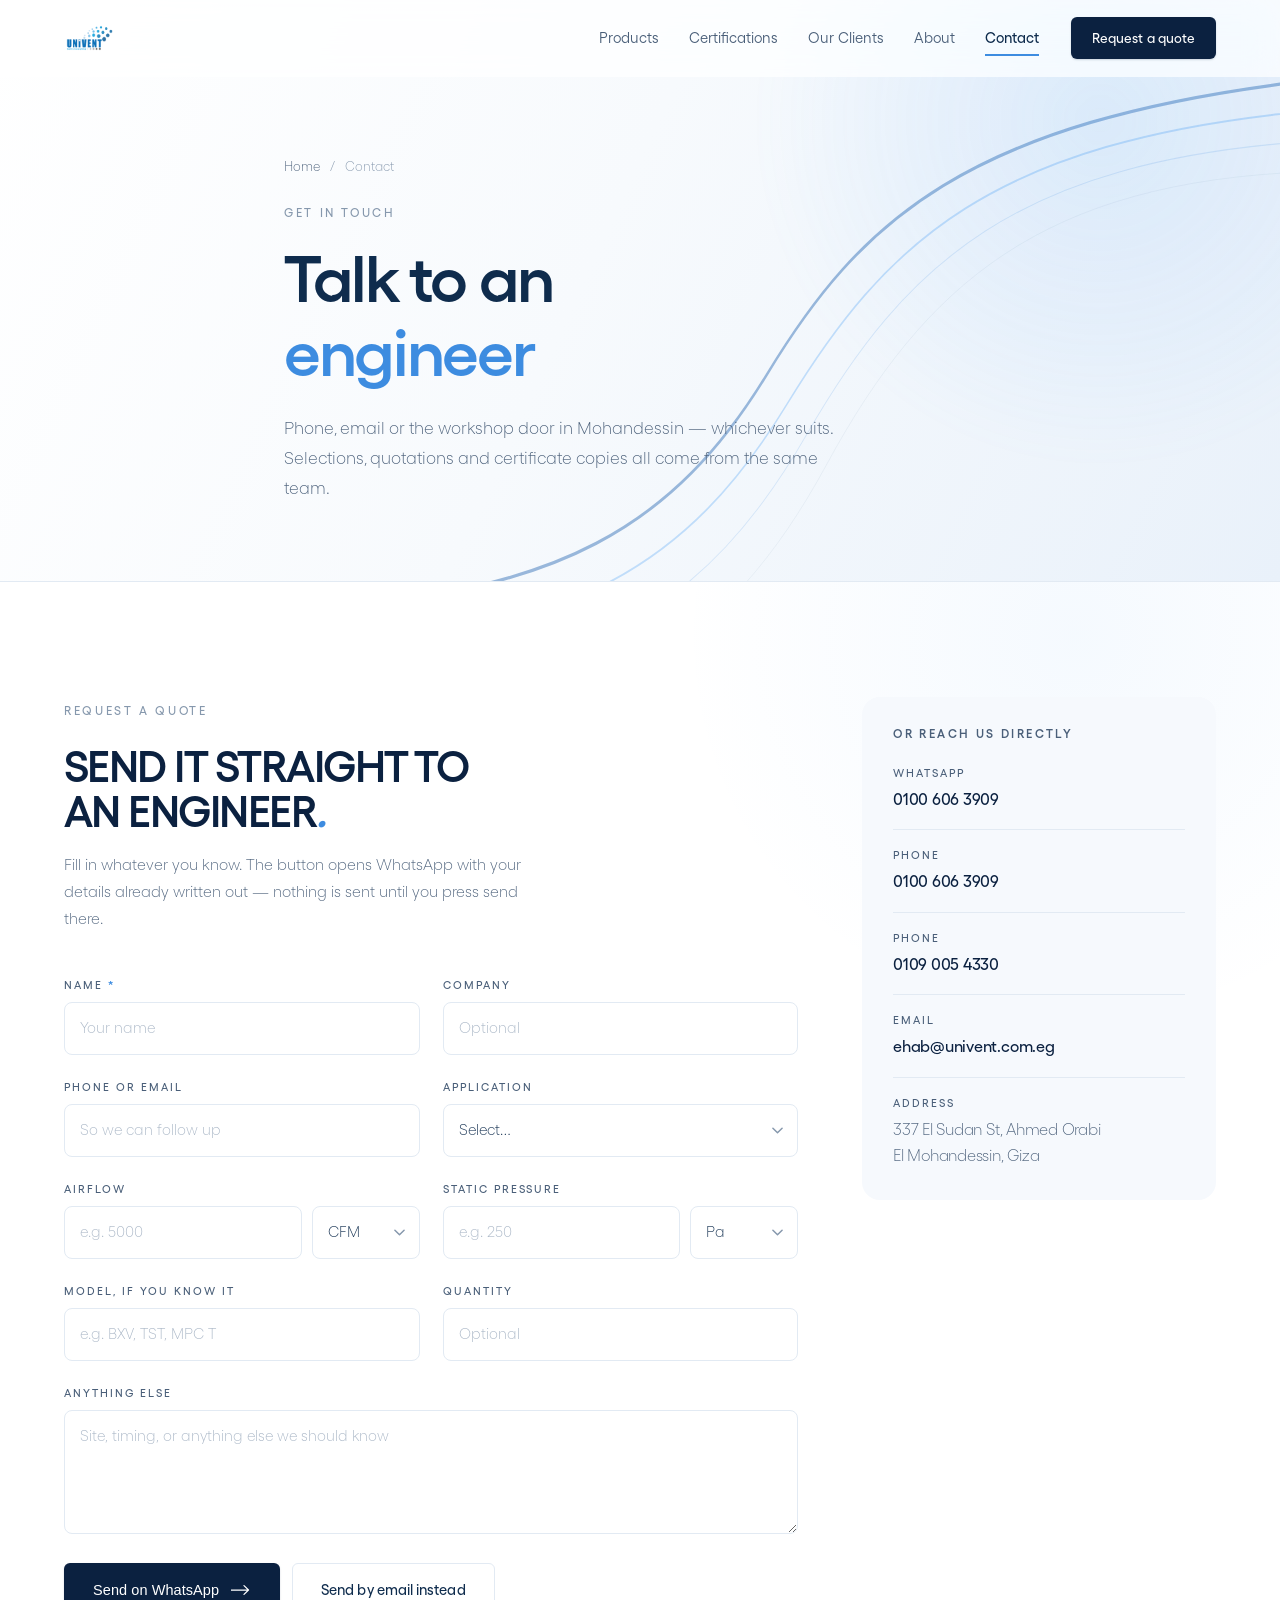
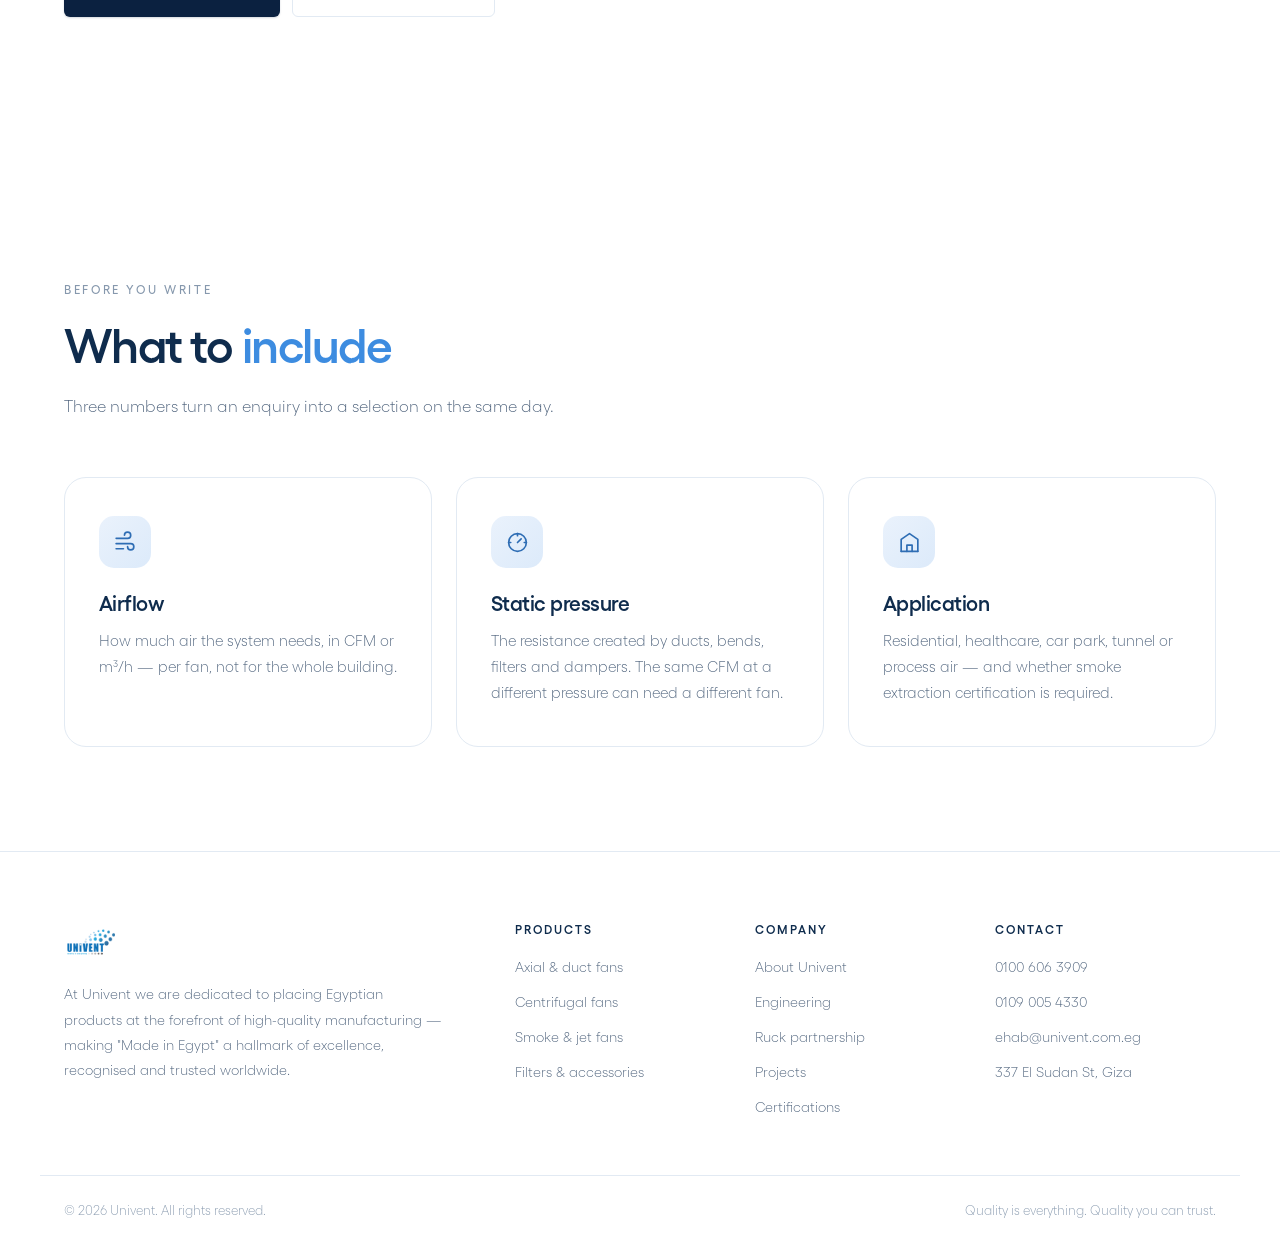
<file: contact.html>
<!DOCTYPE html>
<html lang="en">
<head>
<meta charset="utf-8" />
<meta name="viewport" content="width=device-width, initial-scale=1" />
<title>Contact — Univent</title>
<meta name="description" content="Talk to a Univent engineer — 0100 606 3909, ehab@univent.com.eg, 337 El Sudan St, Ahmed Orabi, El Mohandessin, Giza. Send airflow, static pressure and application for a fan selection." />
<link rel="icon" href="assets/logo.png" />
<link rel="preload" href="assets/fonts/Gellix-TRIAL-Regular.otf" as="font" type="font/otf" crossorigin />
<link rel="preload" href="assets/fonts/Gellix-TRIAL-SemiBold.otf" as="font" type="font/otf" crossorigin />
<link rel="stylesheet" href="styles.css" />
<script>document.documentElement.classList.add("js");</script>
</head>
<body>

<!-- HEADER:START -->
<header class="site-header" id="header">
  <div class="wrap header-inner">
    <a class="brand" href="index.html" aria-label="Univent home">
      <img src="assets/logo.png" alt="Univent" />
    </a>

    <nav class="nav" id="nav">
      <a href="products.html">Products</a>
      <a href="certificates.html">Certifications</a>
      <a href="projects.html">Our Clients</a>
      <a href="about.html">About</a>
      <a href="contact.html" class="is-active" aria-current="page">Contact</a>
    </nav>

    <div class="header-actions">
      <a class="btn btn-primary btn-sm" href="contact.html">Request a quote</a>
      <button class="burger" id="burger" aria-label="Menu" aria-expanded="false">
        <span></span><span></span><span></span>
      </button>
    </div>
  </div>
</header>
<!-- HEADER:END -->

<main id="top">

<!-- ══════════════════ PAGE HERO ══════════════════ -->
<section class="page-hero">
  <div class="hero-lines page-lines" aria-hidden="true">
    <svg viewBox="0 0 1440 575" preserveAspectRatio="none">
      <path d="M-40,600 C340,590 520,520 660,370 C800,220 960,120 1480,80" />
      <path d="M-40,640 C360,630 540,560 690,400 C840,240 1000,140 1480,110" />
      <path d="M-40,690 C380,680 570,600 720,430 C870,260 1040,160 1480,140" />
      <path d="M-40,740 C400,730 600,640 750,460 C900,280 1080,180 1480,170" />
    </svg>
  </div>
  <div class="glow glow-a" aria-hidden="true"></div>

  <div class="wrap page-hero-inner">
    <nav class="crumbs" aria-label="Breadcrumb">
      <a href="index.html">Home</a><span aria-hidden="true">/</span><span>Contact</span>
    </nav>
    <span class="eyebrow">Get in touch</span>
    <h1>Talk to an<br /><span class="accent">engineer</span></h1>
    <p class="lede">
      Phone, email or the workshop door in Mohandessin — whichever suits. Selections,
      quotations and certificate copies all come from the same team.
    </p>
  </div>
</section>

<!-- ══════════════════ QUOTE FORM ══════════════════
     The form does not post anywhere. It composes a WhatsApp message out of
     the fields and hands it to wa.me, so the enquiry lands in the same
     inbox the team already watches. Nothing leaves the browser until the
     person presses send inside WhatsApp. -->
<section class="quote" id="quote-form">
  <div class="bloom bloom--tr" aria-hidden="true"></div>

  <div class="wrap quote-grid">
    <div>
      <span class="eyebrow">Request a quote</span>
      <h2 class="quote-title">Send it straight to<br />an engineer<i class="dot">.</i></h2>
      <p class="quote-note">
        Fill in whatever you know. The button opens WhatsApp with your details already
        written out — nothing is sent until you press send there.
      </p>

      <form class="quote-form" id="wa-form" novalidate>
        <div class="field">
          <label for="q-name">Name <b aria-hidden="true">*</b></label>
          <input id="q-name" name="name" type="text" autocomplete="name" placeholder="Your name" required />
        </div>

        <div class="field">
          <label for="q-company">Company</label>
          <input id="q-company" name="company" type="text" autocomplete="organization" placeholder="Optional" />
        </div>

        <div class="field">
          <label for="q-contact">Phone or email</label>
          <input id="q-contact" name="contact" type="text" placeholder="So we can follow up" />
        </div>

        <div class="field">
          <label for="q-application">Application</label>
          <select id="q-application" name="application">
            <option value="">Select…</option>
            <option>Residential</option>
            <option>Commercial / offices</option>
            <option>Healthcare</option>
            <option>Car park / tunnel</option>
            <option>Industrial / process</option>
            <option>Smoke extraction (EN 12101-3)</option>
            <option>Other</option>
          </select>
        </div>

        <div class="field">
          <label for="q-airflow">Airflow</label>
          <div class="field-split">
            <input id="q-airflow" name="airflow" type="number" min="0" step="any" inputmode="decimal" placeholder="e.g. 5000" />
            <select name="airflowUnit" aria-label="Airflow unit">
              <option>CFM</option><option>m³/h</option><option>L/s</option>
            </select>
          </div>
        </div>

        <div class="field">
          <label for="q-pressure">Static pressure</label>
          <div class="field-split">
            <input id="q-pressure" name="pressure" type="number" min="0" step="any" inputmode="decimal" placeholder="e.g. 250" />
            <select name="pressureUnit" aria-label="Pressure unit">
              <option>Pa</option><option>mmWG</option><option>inWG</option>
            </select>
          </div>
        </div>

        <div class="field">
          <label for="q-model">Model, if you know it</label>
          <input id="q-model" name="model" type="text" placeholder="e.g. BXV, TST, MPC T" />
        </div>

        <div class="field">
          <label for="q-quantity">Quantity</label>
          <input id="q-quantity" name="quantity" type="number" min="1" step="1" placeholder="Optional" />
        </div>

        <div class="field field--full">
          <label for="q-message">Anything else</label>
          <textarea id="q-message" name="message" rows="4" placeholder="Site, timing, or anything else we should know"></textarea>
        </div>

        <div class="field field--full quote-actions">
          <button class="btn btn-primary btn-arrow" type="submit">Send on WhatsApp</button>
          <a class="btn btn-ghost" id="wa-email" href="mailto:ehab@univent.com.eg">Send by email instead</a>
        </div>

        <p class="quote-status" id="wa-status" role="status" aria-live="polite"></p>
      </form>
    </div>

    <aside class="quote-aside">
      <h3>Or reach us directly</h3>
      <a class="quote-line" href="https://wa.me/201006063909" target="_blank" rel="noopener">
        <small>WhatsApp</small><strong>0100 606 3909</strong>
      </a>
      <a class="quote-line" href="tel:+201006063909">
        <small>Phone</small><strong>0100 606 3909</strong>
      </a>
      <a class="quote-line" href="tel:+201090054330">
        <small>Phone</small><strong>0109 005 4330</strong>
      </a>
      <a class="quote-line" href="mailto:ehab@univent.com.eg">
        <small>Email</small><strong>ehab@univent.com.eg</strong>
      </a>
      <div class="quote-line quote-line--static">
        <small>Address</small>
        <strong>337 El Sudan St, Ahmed Orabi<br />El Mohandessin, Giza</strong>
      </div>
    </aside>
  </div>
</section>

<!-- ══════════════════ WHAT TO SEND ══════════════════ -->
<section class="section">
  <div class="wrap">
    <div class="section-head reveal">
      <span class="eyebrow">Before you write</span>
      <h2>What to <span class="accent">include</span></h2>
      <p class="section-sub">
        Three numbers turn an enquiry into a selection on the same day.
      </p>
    </div>

    <div class="sector-grid">
      <article class="sector reveal">
        <div class="sector-icon" aria-hidden="true">
          <svg viewBox="0 0 24 24" fill="none" stroke="currentColor" stroke-width="1.6" stroke-linecap="round" stroke-linejoin="round">
            <path d="M3 8h11a3 3 0 1 0-3-3" /><path d="M3 13h14a3 3 0 1 1-3 3" /><path d="M3 18h7" />
          </svg>
        </div>
        <h3>Airflow</h3>
        <p>
          How much air the system needs, in CFM or m³/h — per fan, not for the whole
          building.
        </p>
      </article>

      <article class="sector reveal">
        <div class="sector-icon" aria-hidden="true">
          <svg viewBox="0 0 24 24" fill="none" stroke="currentColor" stroke-width="1.6" stroke-linecap="round" stroke-linejoin="round">
            <circle cx="12" cy="12" r="8.5" /><path d="M12 12 15.5 8.5" /><path d="M12 3.5v2" /><path d="M20.5 12h-2" /><path d="M3.5 12h2" />
          </svg>
        </div>
        <h3>Static pressure</h3>
        <p>
          The resistance created by ducts, bends, filters and dampers. The same CFM at a
          different pressure can need a different fan.
        </p>
      </article>

      <article class="sector reveal">
        <div class="sector-icon" aria-hidden="true">
          <svg viewBox="0 0 24 24" fill="none" stroke="currentColor" stroke-width="1.6" stroke-linecap="round" stroke-linejoin="round">
            <path d="M4 20.5V9l8-5.5L20 9v11.5" /><path d="M4 20.5h16" /><path d="M9.5 20.5v-6h5v6" />
          </svg>
        </div>
        <h3>Application</h3>
        <p>
          Residential, healthcare, car park, tunnel or process air — and whether smoke
          extraction certification is required.
        </p>
      </article>
    </div>
  </div>
</section>

</main>

<!-- FOOTER:START -->
<footer class="site-footer">
  <div class="wrap footer-inner">
    <div class="footer-brand">
      <a href="index.html"><img src="assets/logo.png" alt="Univent" /></a>
      <p>
        At Univent we are dedicated to placing Egyptian products at the forefront of
        high-quality manufacturing — making "Made in Egypt" a hallmark of excellence,
        recognised and trusted worldwide.
      </p>
    </div>

    <div class="footer-col">
      <h4>Products</h4>
      <a href="products.html?cat=axial">Axial &amp; duct fans</a>
      <a href="products.html?cat=didw">Centrifugal fans</a>
      <a href="products.html?cat=smoke">Smoke &amp; jet fans</a>
      <a href="products.html?cat=filters">Filters &amp; accessories</a>
    </div>

    <div class="footer-col">
      <h4>Company</h4>
      <a href="about.html">About Univent</a>
      <a href="about.html#engineering">Engineering</a>
      <a href="about.html#partnership">Ruck partnership</a>
      <a href="projects.html">Projects</a>
      <a href="certificates.html">Certifications</a>
    </div>

    <div class="footer-col">
      <h4>Contact</h4>
      <a href="tel:+201006063909">0100 606 3909</a>
      <a href="tel:+201090054330">0109 005 4330</a>
      <a href="mailto:ehab@univent.com.eg">ehab@univent.com.eg</a>
      <span>337 El Sudan St, Giza</span>
    </div>
  </div>

  <div class="wrap footer-bottom">
    <span>© <span id="year">2026</span> Univent. All rights reserved.</span>
    <span>Quality is everything. Quality you can trust.</span>
  </div>
</footer>
<!-- FOOTER:END -->

<script src="script.js"></script>
</body>
</html>
</file>
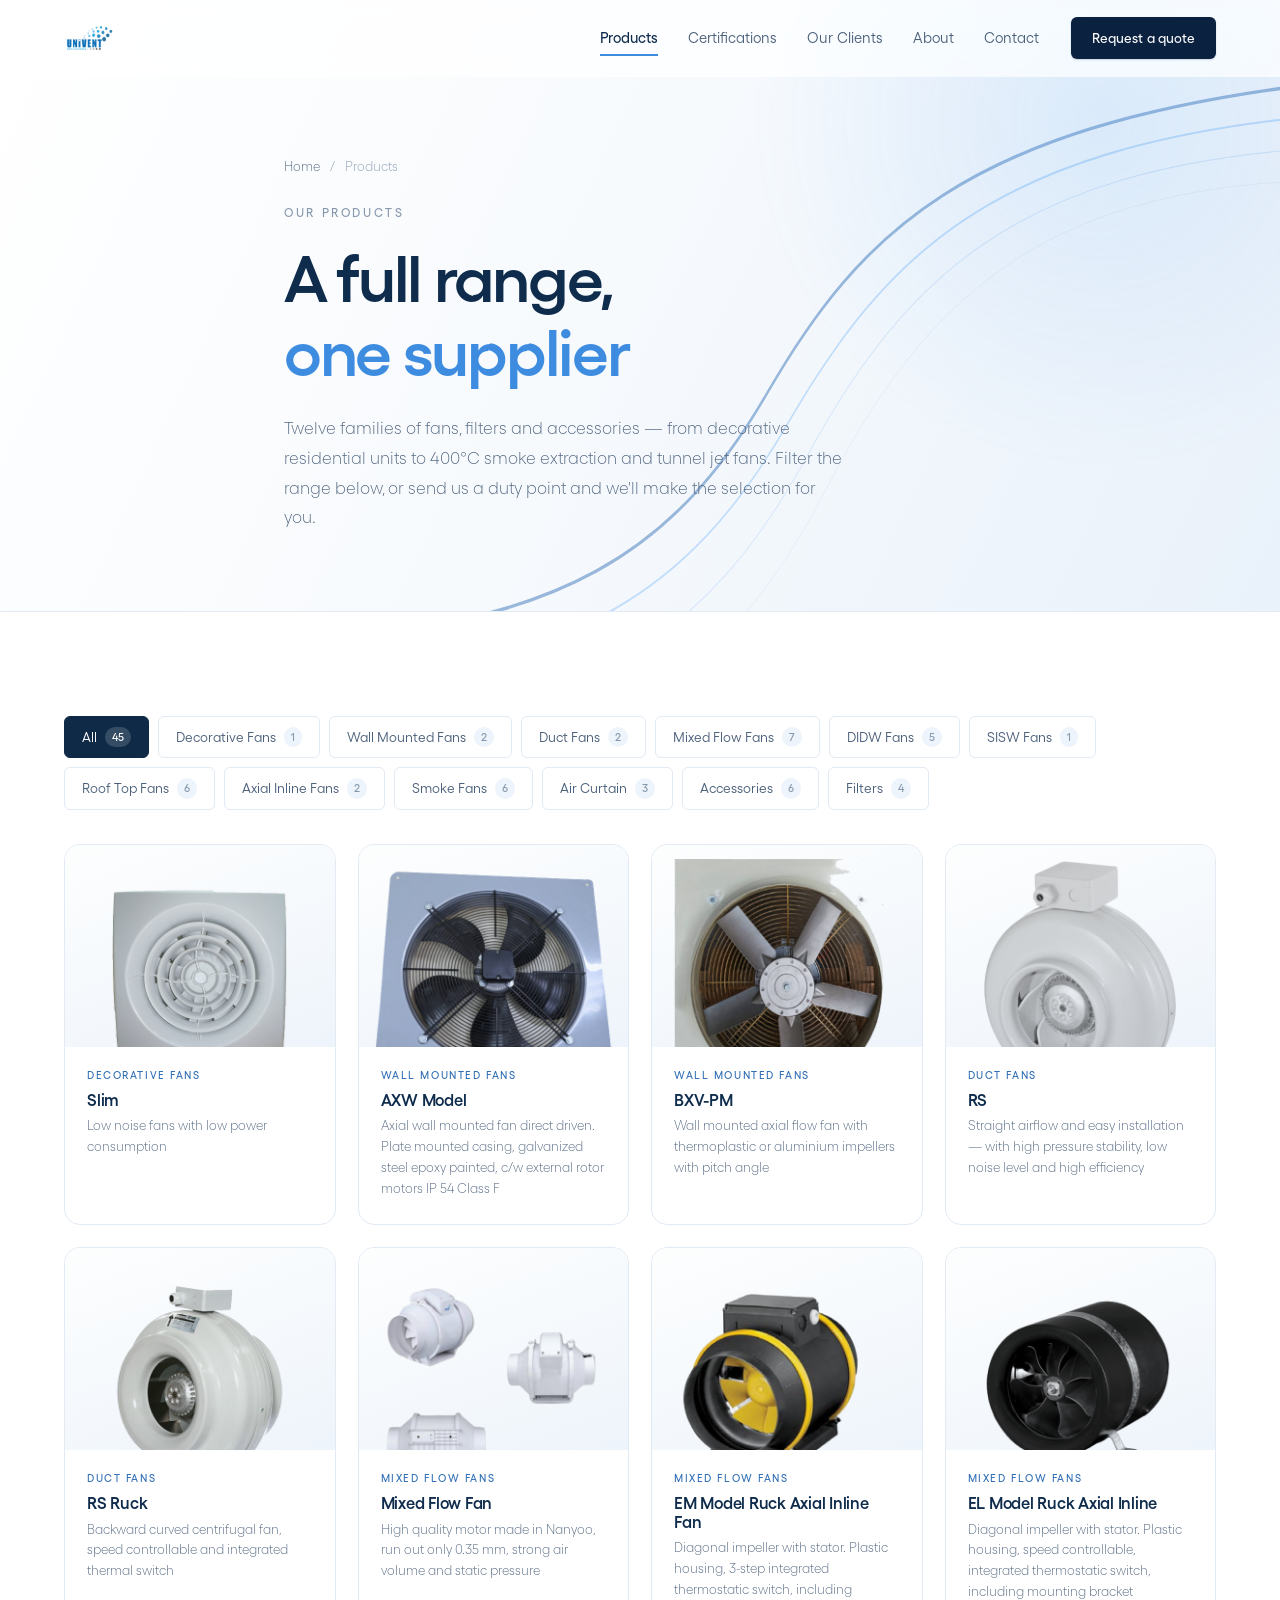
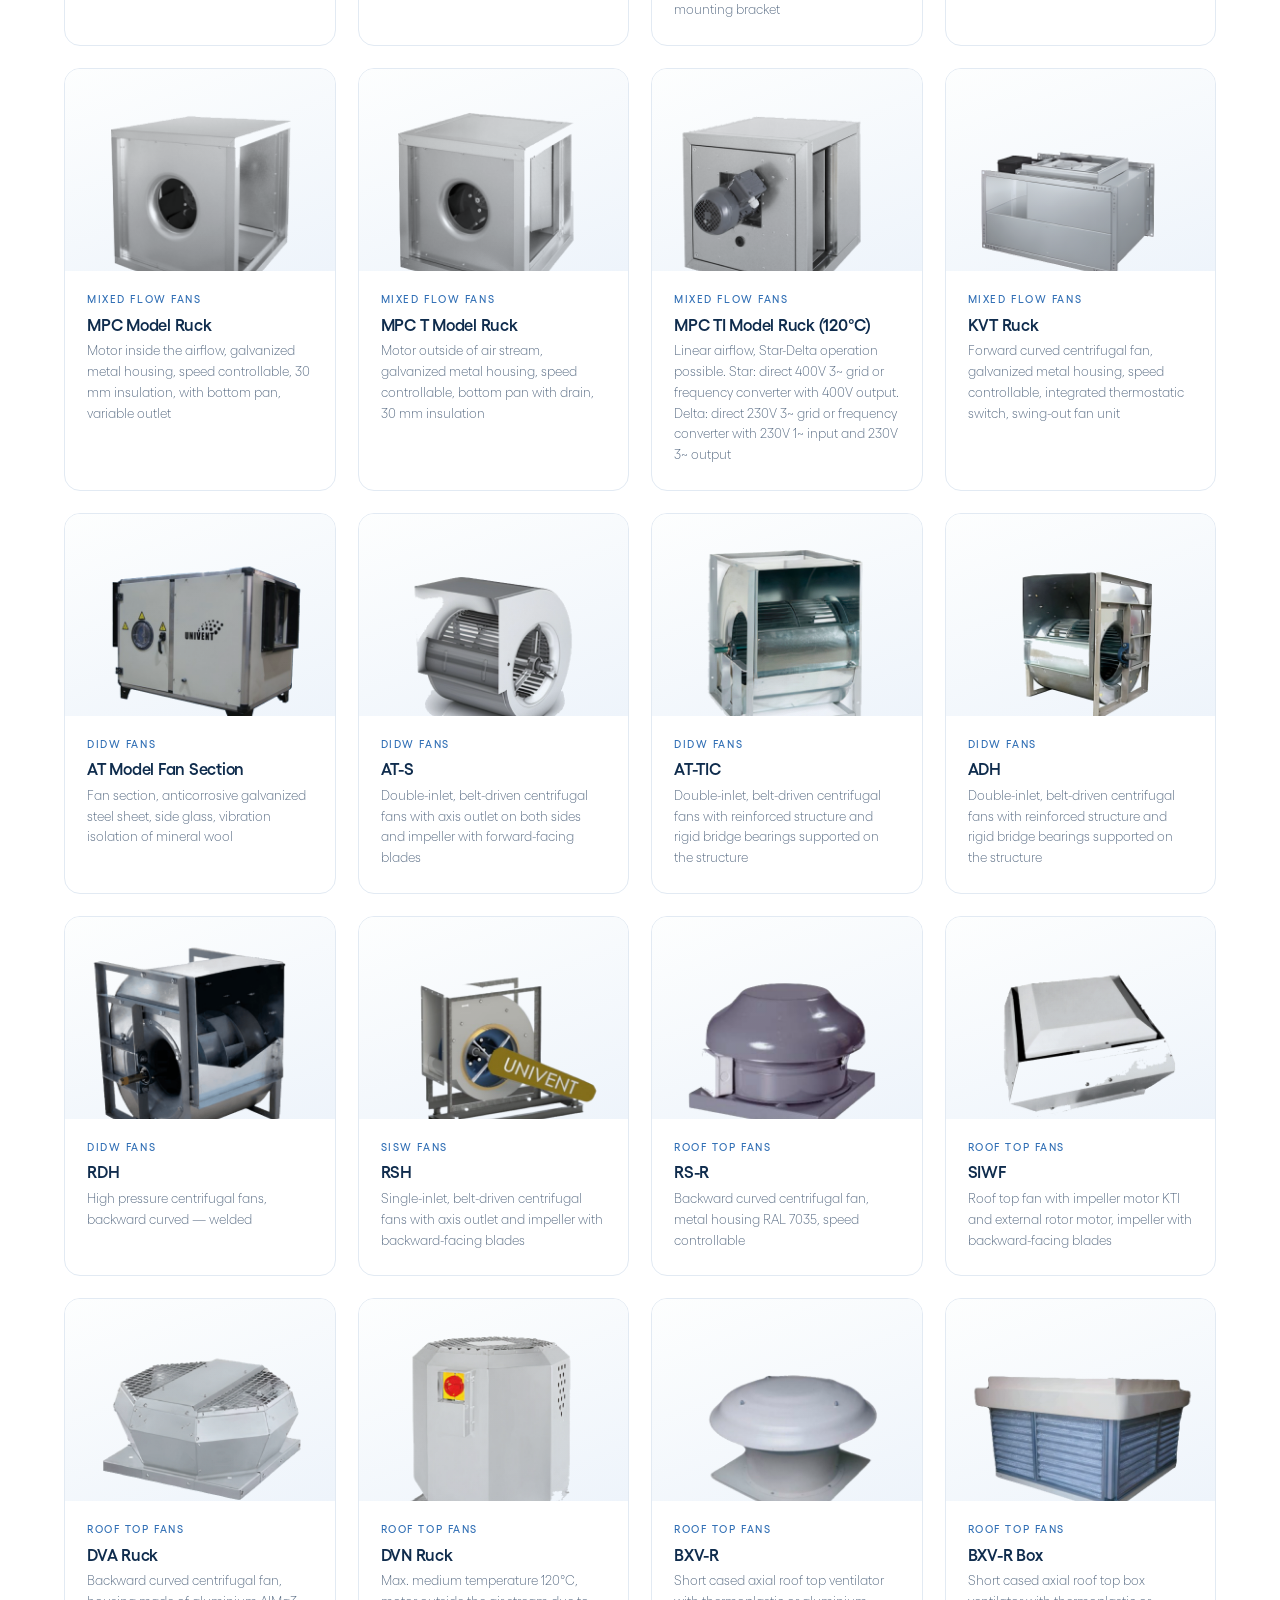
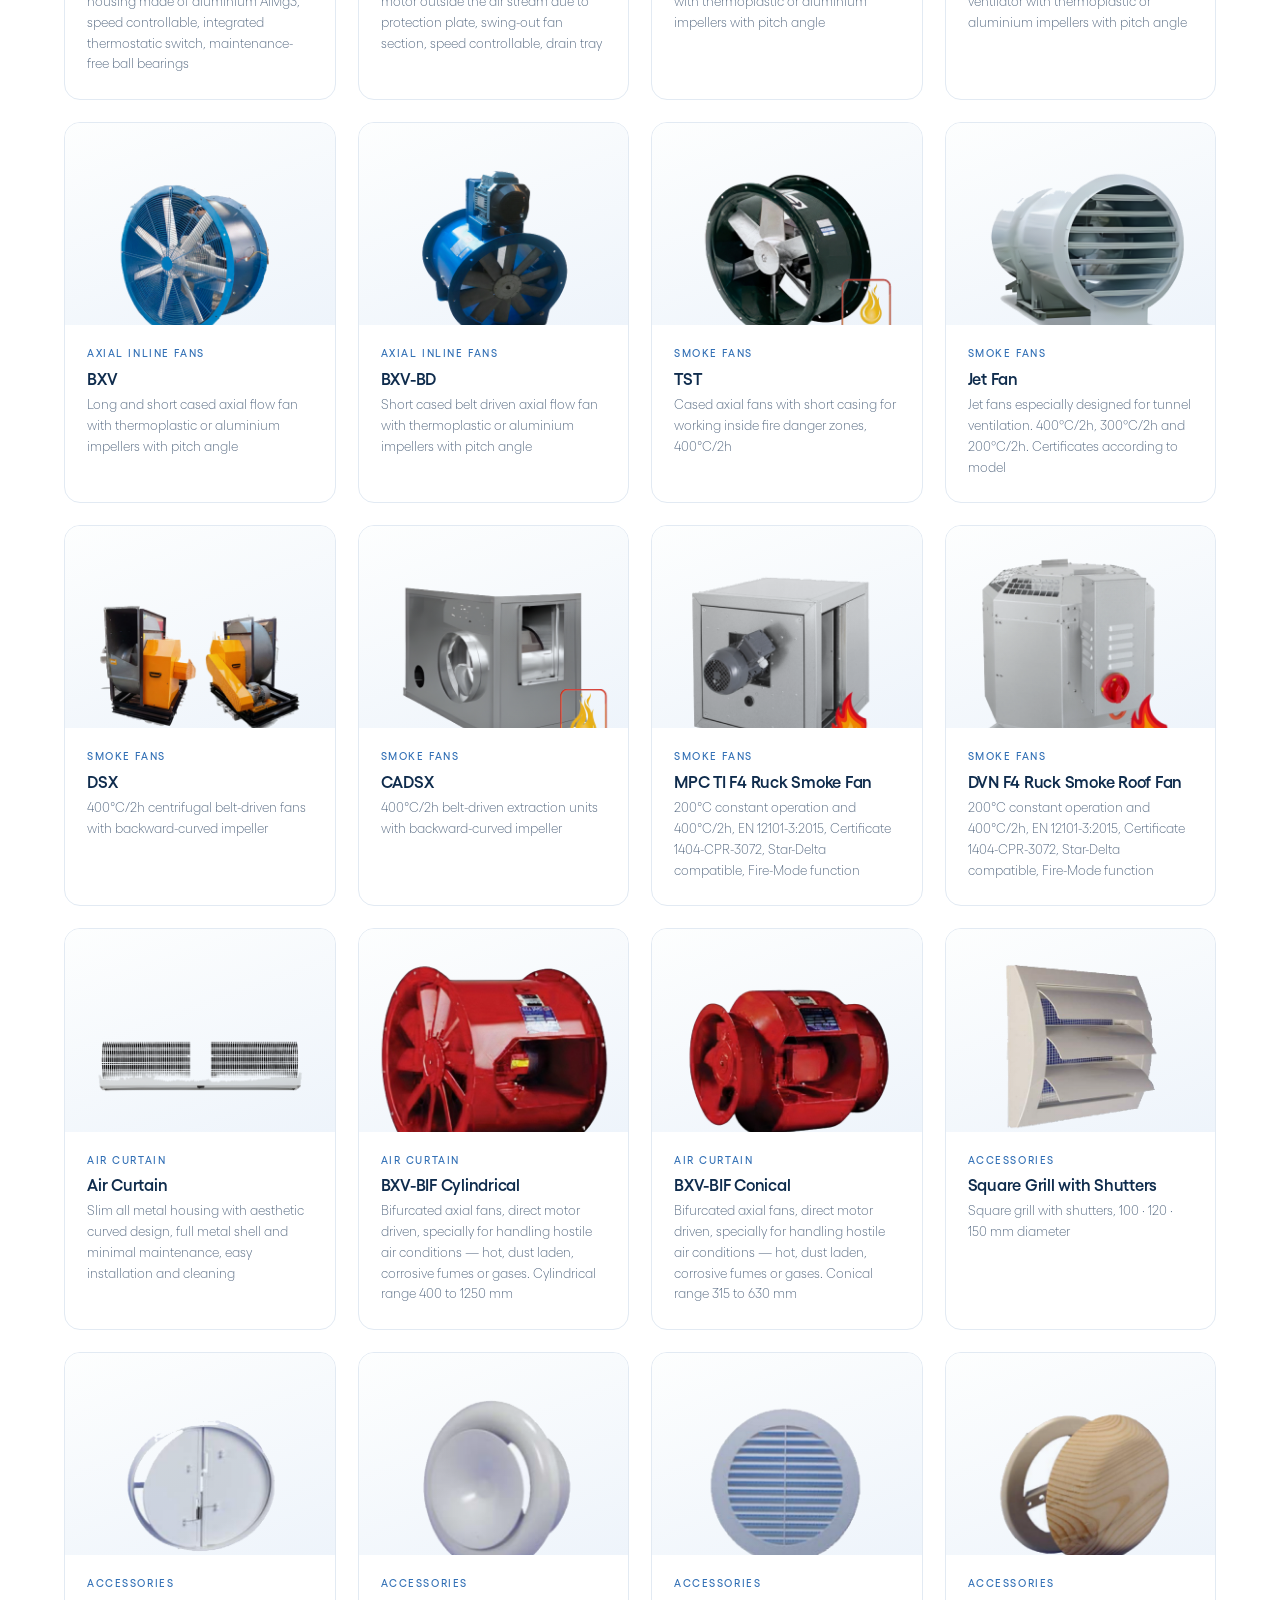
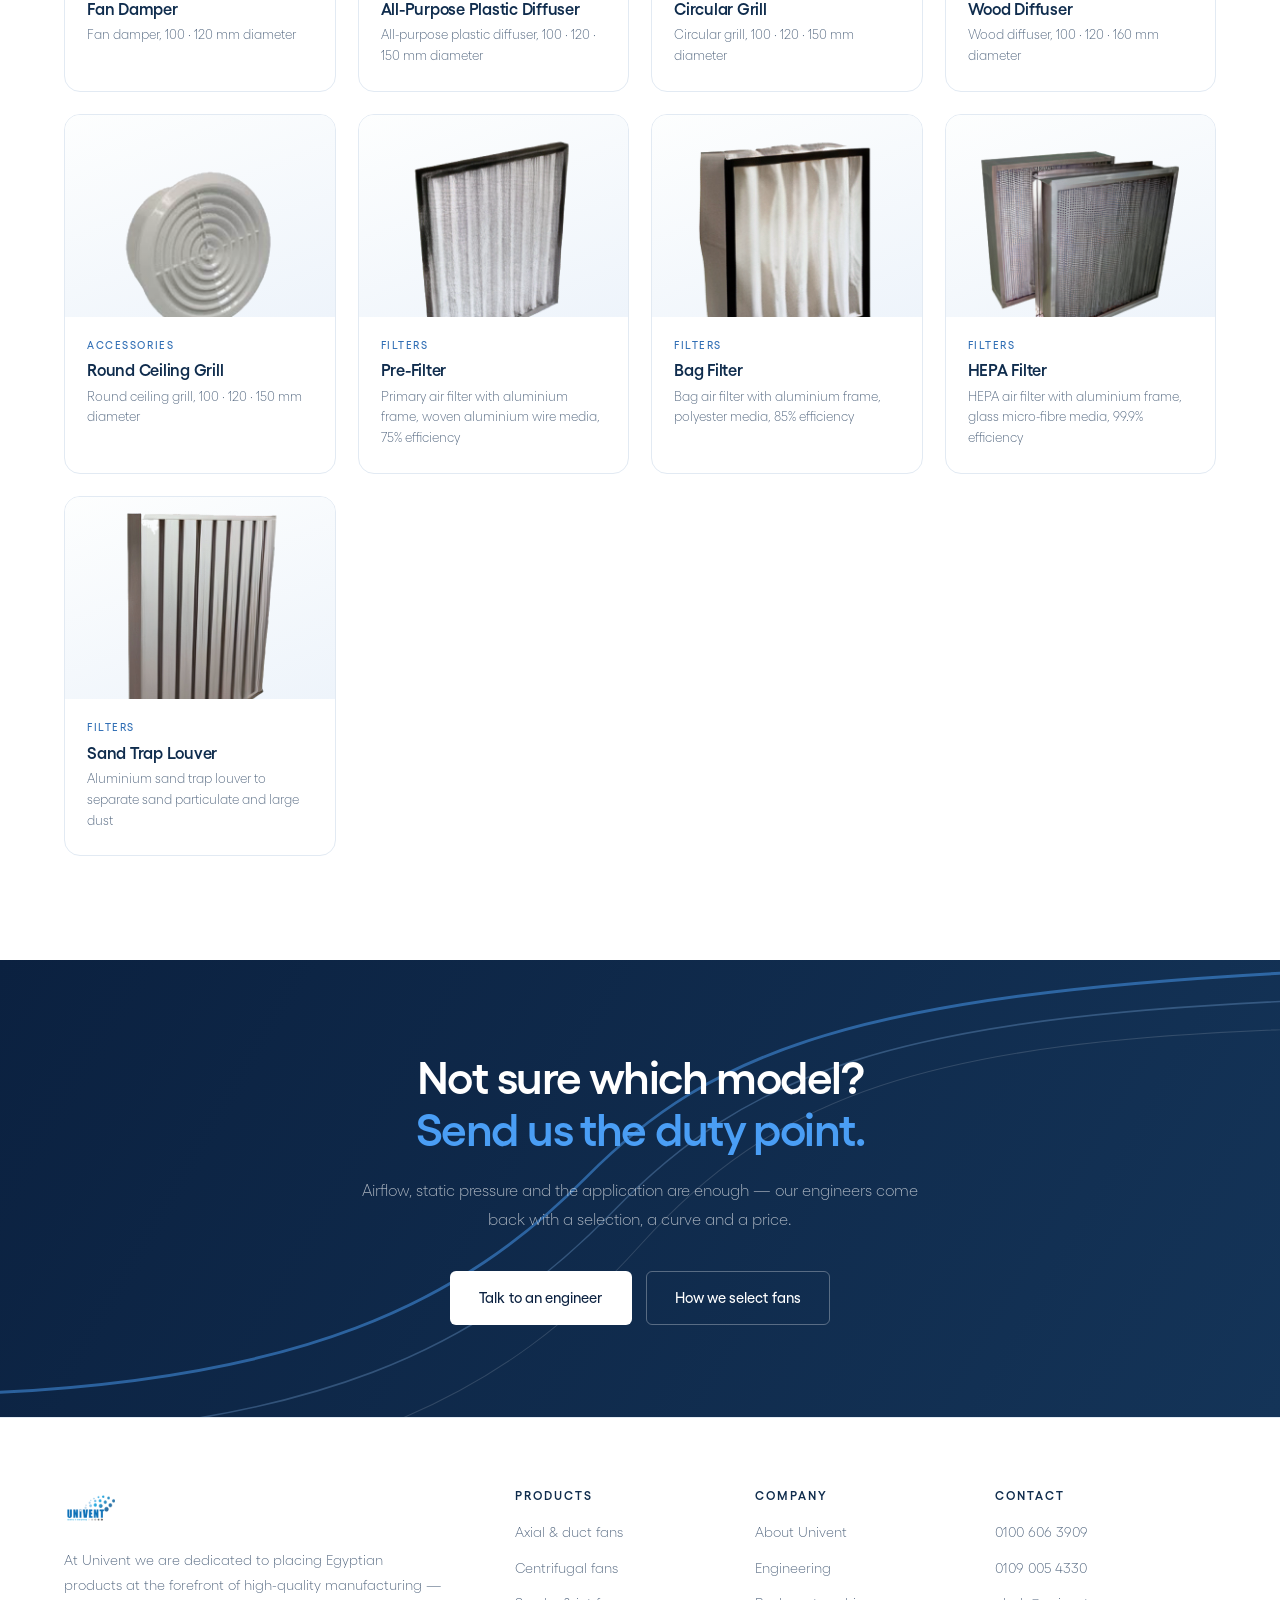
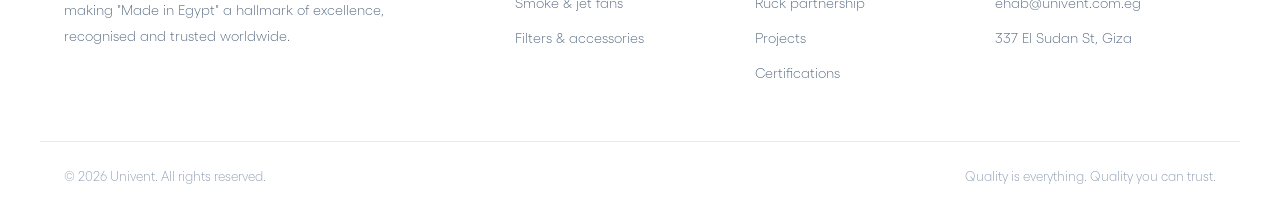
<file: products.html>
<!DOCTYPE html>
<html lang="en">
<head>
<meta charset="utf-8" />
<meta name="viewport" content="width=device-width, initial-scale=1" />
<title>Products — Univent</title>
<meta name="description" content="Univent's full range: 45 ventilation products across twelve families — axial, duct, mixed flow, centrifugal, roof top, 400°C smoke and jet fans, air curtains, filters and accessories." />
<link rel="icon" href="assets/logo.png" />
<link rel="preload" href="assets/fonts/Gellix-TRIAL-Regular.otf" as="font" type="font/otf" crossorigin />
<link rel="preload" href="assets/fonts/Gellix-TRIAL-SemiBold.otf" as="font" type="font/otf" crossorigin />
<link rel="stylesheet" href="styles.css" />
<script>document.documentElement.classList.add("js");</script>
</head>
<body>

<!-- HEADER:START -->
<header class="site-header" id="header">
  <div class="wrap header-inner">
    <a class="brand" href="index.html" aria-label="Univent home">
      <img src="assets/logo.png" alt="Univent" />
    </a>

    <nav class="nav" id="nav">
      <a href="products.html" class="is-active" aria-current="page">Products</a>
      <a href="certificates.html">Certifications</a>
      <a href="projects.html">Our Clients</a>
      <a href="about.html">About</a>
      <a href="contact.html">Contact</a>
    </nav>

    <div class="header-actions">
      <a class="btn btn-primary btn-sm" href="contact.html">Request a quote</a>
      <button class="burger" id="burger" aria-label="Menu" aria-expanded="false">
        <span></span><span></span><span></span>
      </button>
    </div>
  </div>
</header>
<!-- HEADER:END -->

<main id="top">

<!-- ══════════════════ PAGE HERO ══════════════════ -->
<section class="page-hero">
  <div class="hero-lines page-lines" aria-hidden="true">
    <svg viewBox="0 0 1440 575" preserveAspectRatio="none">
      <path d="M-40,600 C340,590 520,520 660,370 C800,220 960,120 1480,80" />
      <path d="M-40,640 C360,630 540,560 690,400 C840,240 1000,140 1480,110" />
      <path d="M-40,690 C380,680 570,600 720,430 C870,260 1040,160 1480,140" />
      <path d="M-40,740 C400,730 600,640 750,460 C900,280 1080,180 1480,170" />
    </svg>
  </div>
  <div class="glow glow-a" aria-hidden="true"></div>

  <div class="wrap page-hero-inner">
    <nav class="crumbs" aria-label="Breadcrumb">
      <a href="index.html">Home</a><span aria-hidden="true">/</span><span>Products</span>
    </nav>
    <span class="eyebrow">Our products</span>
    <h1>A full range,<br /><span class="accent">one supplier</span></h1>
    <p class="lede">
      Twelve families of fans, filters and accessories — from decorative residential
      units to 400°C smoke extraction and tunnel jet fans. Filter the range below, or
      send us a duty point and we'll make the selection for you.
    </p>
  </div>
</section>

<!-- ══════════════════ PRODUCT GRID ══════════════════ -->
<section class="section" id="products">
  <div class="wrap">
      <!-- PRODUCTS:START -->
      <div class="filter-bar" role="tablist" aria-label="Product categories">
        <button class="filter is-active" data-filter="all" role="tab" aria-selected="true">All <span class="count">45</span></button>
        <button class="filter" data-filter="decorative" role="tab" aria-selected="false">Decorative Fans <span class="count">1</span></button>
        <button class="filter" data-filter="wall" role="tab" aria-selected="false">Wall Mounted Fans <span class="count">2</span></button>
        <button class="filter" data-filter="duct" role="tab" aria-selected="false">Duct Fans <span class="count">2</span></button>
        <button class="filter" data-filter="mixed" role="tab" aria-selected="false">Mixed Flow Fans <span class="count">7</span></button>
        <button class="filter" data-filter="didw" role="tab" aria-selected="false">DIDW Fans <span class="count">5</span></button>
        <button class="filter" data-filter="sisw" role="tab" aria-selected="false">SISW Fans <span class="count">1</span></button>
        <button class="filter" data-filter="roof" role="tab" aria-selected="false">Roof Top Fans <span class="count">6</span></button>
        <button class="filter" data-filter="axial" role="tab" aria-selected="false">Axial Inline Fans <span class="count">2</span></button>
        <button class="filter" data-filter="smoke" role="tab" aria-selected="false">Smoke Fans <span class="count">6</span></button>
        <button class="filter" data-filter="curtain" role="tab" aria-selected="false">Air Curtain <span class="count">3</span></button>
        <button class="filter" data-filter="accessories" role="tab" aria-selected="false">Accessories <span class="count">6</span></button>
        <button class="filter" data-filter="filters" role="tab" aria-selected="false">Filters <span class="count">4</span></button>
      </div>
      
      <div class="product-grid" id="product-grid">
        <article class="product-card reveal" data-cat="decorative">
    <div class="pc-img"><img src="assets/products/SLIM.png" alt="Univent Slim" loading="lazy" width="500" height="500" /></div>
    <div class="pc-body">
      <span class="pc-cat">Decorative Fans</span>
      <h3>Slim</h3>
      <p>Low noise fans with low power consumption</p>
    </div>
  </article>
        <article class="product-card reveal" data-cat="wall">
    <div class="pc-img"><img src="assets/products/AXW.png" alt="Univent AXW Model" loading="lazy" width="500" height="500" /></div>
    <div class="pc-body">
      <span class="pc-cat">Wall Mounted Fans</span>
      <h3>AXW Model</h3>
      <p>Axial wall mounted fan direct driven. Plate mounted casing, galvanized steel epoxy painted, c/w external rotor motors IP 54 Class F</p>
    </div>
  </article>
        <article class="product-card reveal" data-cat="wall">
    <div class="pc-img"><img src="assets/products/BXVPM.png" alt="Univent BXV-PM" loading="lazy" width="500" height="500" /></div>
    <div class="pc-body">
      <span class="pc-cat">Wall Mounted Fans</span>
      <h3>BXV-PM</h3>
      <p>Wall mounted axial flow fan with thermoplastic or aluminium impellers with pitch angle</p>
    </div>
  </article>
        <article class="product-card reveal" data-cat="duct">
    <div class="pc-img"><img src="assets/products/RS.png" alt="Univent RS" loading="lazy" width="500" height="500" /></div>
    <div class="pc-body">
      <span class="pc-cat">Duct Fans</span>
      <h3>RS</h3>
      <p>Straight airflow and easy installation — with high pressure stability, low noise level and high efficiency</p>
    </div>
  </article>
        <article class="product-card reveal" data-cat="duct">
    <div class="pc-img"><img src="assets/products/RSRUCK.png" alt="Univent RS Ruck" loading="lazy" width="500" height="500" /></div>
    <div class="pc-body">
      <span class="pc-cat">Duct Fans</span>
      <h3>RS Ruck</h3>
      <p>Backward curved centrifugal fan, speed controllable and integrated thermal switch</p>
    </div>
  </article>
        <article class="product-card reveal" data-cat="mixed">
    <div class="pc-img"><img src="assets/products/MIXEDFLOW.png" alt="Univent Mixed Flow Fan" loading="lazy" width="500" height="500" /></div>
    <div class="pc-body">
      <span class="pc-cat">Mixed Flow Fans</span>
      <h3>Mixed Flow Fan</h3>
      <p>High quality motor made in Nanyoo, run out only 0.35 mm, strong air volume and static pressure</p>
    </div>
  </article>
        <article class="product-card reveal" data-cat="mixed">
    <div class="pc-img"><img src="assets/products/EMMRUCK.png" alt="Univent EM Model Ruck Axial Inline Fan" loading="lazy" width="500" height="500" /></div>
    <div class="pc-body">
      <span class="pc-cat">Mixed Flow Fans</span>
      <h3>EM Model Ruck Axial Inline Fan</h3>
      <p>Diagonal impeller with stator. Plastic housing, 3-step integrated thermostatic switch, including mounting bracket</p>
    </div>
  </article>
        <article class="product-card reveal" data-cat="mixed">
    <div class="pc-img"><img src="assets/products/ELERUCK.png" alt="Univent EL Model Ruck Axial Inline" loading="lazy" width="500" height="500" /></div>
    <div class="pc-body">
      <span class="pc-cat">Mixed Flow Fans</span>
      <h3>EL Model Ruck Axial Inline</h3>
      <p>Diagonal impeller with stator. Plastic housing, speed controllable, integrated thermostatic switch, including mounting bracket</p>
    </div>
  </article>
        <article class="product-card reveal" data-cat="mixed">
    <div class="pc-img"><img src="assets/products/MPCRUCK.png" alt="Univent MPC Model Ruck" loading="lazy" width="500" height="500" /></div>
    <div class="pc-body">
      <span class="pc-cat">Mixed Flow Fans</span>
      <h3>MPC Model Ruck</h3>
      <p>Motor inside the airflow, galvanized metal housing, speed controllable, 30 mm insulation, with bottom pan, variable outlet</p>
    </div>
  </article>
        <article class="product-card reveal" data-cat="mixed">
    <div class="pc-img"><img src="assets/products/MPCTRUCK.png" alt="Univent MPC T Model Ruck" loading="lazy" width="500" height="500" /></div>
    <div class="pc-body">
      <span class="pc-cat">Mixed Flow Fans</span>
      <h3>MPC T Model Ruck</h3>
      <p>Motor outside of air stream, galvanized metal housing, speed controllable, bottom pan with drain, 30 mm insulation</p>
    </div>
  </article>
        <article class="product-card reveal" data-cat="mixed">
    <div class="pc-img"><img src="assets/products/MPCTIRUCK.png" alt="Univent MPC TI Model Ruck (120°C)" loading="lazy" width="500" height="500" /></div>
    <div class="pc-body">
      <span class="pc-cat">Mixed Flow Fans</span>
      <h3>MPC TI Model Ruck (120°C)</h3>
      <p>Linear airflow, Star-Delta operation possible. Star: direct 400V 3~ grid or frequency converter with 400V output. Delta: direct 230V 3~ grid or frequency converter with 230V 1~ input and 230V 3~ output</p>
    </div>
  </article>
        <article class="product-card reveal" data-cat="mixed">
    <div class="pc-img"><img src="assets/products/KVTRUCK.png" alt="Univent KVT Ruck" loading="lazy" width="500" height="500" /></div>
    <div class="pc-body">
      <span class="pc-cat">Mixed Flow Fans</span>
      <h3>KVT Ruck</h3>
      <p>Forward curved centrifugal fan, galvanized metal housing, speed controllable, integrated thermostatic switch, swing-out fan unit</p>
    </div>
  </article>
        <article class="product-card reveal" data-cat="didw">
    <div class="pc-img"><img src="assets/products/ATMODEL.png" alt="Univent AT Model Fan Section" loading="lazy" width="500" height="500" /></div>
    <div class="pc-body">
      <span class="pc-cat">DIDW Fans</span>
      <h3>AT Model Fan Section</h3>
      <p>Fan section, anticorrosive galvanized steel sheet, side glass, vibration isolation of mineral wool</p>
    </div>
  </article>
        <article class="product-card reveal" data-cat="didw">
    <div class="pc-img"><img src="assets/products/ATS.png" alt="Univent AT-S" loading="lazy" width="500" height="500" /></div>
    <div class="pc-body">
      <span class="pc-cat">DIDW Fans</span>
      <h3>AT-S</h3>
      <p>Double-inlet, belt-driven centrifugal fans with axis outlet on both sides and impeller with forward-facing blades</p>
    </div>
  </article>
        <article class="product-card reveal" data-cat="didw">
    <div class="pc-img"><img src="assets/products/ATTIC.png" alt="Univent AT-TIC" loading="lazy" width="500" height="500" /></div>
    <div class="pc-body">
      <span class="pc-cat">DIDW Fans</span>
      <h3>AT-TIC</h3>
      <p>Double-inlet, belt-driven centrifugal fans with reinforced structure and rigid bridge bearings supported on the structure</p>
    </div>
  </article>
        <article class="product-card reveal" data-cat="didw">
    <div class="pc-img"><img src="assets/products/ADH.png" alt="Univent ADH" loading="lazy" width="500" height="500" /></div>
    <div class="pc-body">
      <span class="pc-cat">DIDW Fans</span>
      <h3>ADH</h3>
      <p>Double-inlet, belt-driven centrifugal fans with reinforced structure and rigid bridge bearings supported on the structure</p>
    </div>
  </article>
        <article class="product-card reveal" data-cat="didw">
    <div class="pc-img"><img src="assets/products/RDH.png" alt="Univent RDH" loading="lazy" width="500" height="500" /></div>
    <div class="pc-body">
      <span class="pc-cat">DIDW Fans</span>
      <h3>RDH</h3>
      <p>High pressure centrifugal fans, backward curved — welded</p>
    </div>
  </article>
        <article class="product-card reveal" data-cat="sisw">
    <div class="pc-img"><img src="assets/products/RSH.png" alt="Univent RSH" loading="lazy" width="500" height="500" /></div>
    <div class="pc-body">
      <span class="pc-cat">SISW Fans</span>
      <h3>RSH</h3>
      <p>Single-inlet, belt-driven centrifugal fans with axis outlet and impeller with backward-facing blades</p>
    </div>
  </article>
        <article class="product-card reveal" data-cat="roof">
    <div class="pc-img"><img src="assets/products/RSR.png" alt="Univent RS-R" loading="lazy" width="500" height="500" /></div>
    <div class="pc-body">
      <span class="pc-cat">Roof Top Fans</span>
      <h3>RS-R</h3>
      <p>Backward curved centrifugal fan, metal housing RAL 7035, speed controllable</p>
    </div>
  </article>
        <article class="product-card reveal" data-cat="roof">
    <div class="pc-img"><img src="assets/products/SIWF.png" alt="Univent SIWF" loading="lazy" width="500" height="500" /></div>
    <div class="pc-body">
      <span class="pc-cat">Roof Top Fans</span>
      <h3>SIWF</h3>
      <p>Roof top fan with impeller motor KTI and external rotor motor, impeller with backward-facing blades</p>
    </div>
  </article>
        <article class="product-card reveal" data-cat="roof">
    <div class="pc-img"><img src="assets/products/DVARUCK.png" alt="Univent DVA Ruck" loading="lazy" width="500" height="500" /></div>
    <div class="pc-body">
      <span class="pc-cat">Roof Top Fans</span>
      <h3>DVA Ruck</h3>
      <p>Backward curved centrifugal fan, housing made of aluminium AlMg3, speed controllable, integrated thermostatic switch, maintenance-free ball bearings</p>
    </div>
  </article>
        <article class="product-card reveal" data-cat="roof">
    <div class="pc-img"><img src="assets/products/DVNRUCK.png" alt="Univent DVN Ruck" loading="lazy" width="500" height="500" /></div>
    <div class="pc-body">
      <span class="pc-cat">Roof Top Fans</span>
      <h3>DVN Ruck</h3>
      <p>Max. medium temperature 120°C, motor outside the air stream due to protection plate, swing-out fan section, speed controllable, drain tray</p>
    </div>
  </article>
        <article class="product-card reveal" data-cat="roof">
    <div class="pc-img"><img src="assets/products/BXVR.png" alt="Univent BXV-R" loading="lazy" width="500" height="500" /></div>
    <div class="pc-body">
      <span class="pc-cat">Roof Top Fans</span>
      <h3>BXV-R</h3>
      <p>Short cased axial roof top ventilator with thermoplastic or aluminium impellers with pitch angle</p>
    </div>
  </article>
        <article class="product-card reveal" data-cat="roof">
    <div class="pc-img"><img src="assets/products/BXVRBOX.png" alt="Univent BXV-R Box" loading="lazy" width="500" height="500" /></div>
    <div class="pc-body">
      <span class="pc-cat">Roof Top Fans</span>
      <h3>BXV-R Box</h3>
      <p>Short cased axial roof top box ventilator with thermoplastic or aluminium impellers with pitch angle</p>
    </div>
  </article>
        <article class="product-card reveal" data-cat="axial">
    <div class="pc-img"><img src="assets/products/BXV.png" alt="Univent BXV" loading="lazy" width="500" height="500" /></div>
    <div class="pc-body">
      <span class="pc-cat">Axial Inline Fans</span>
      <h3>BXV</h3>
      <p>Long and short cased axial flow fan with thermoplastic or aluminium impellers with pitch angle</p>
    </div>
  </article>
        <article class="product-card reveal" data-cat="axial">
    <div class="pc-img"><img src="assets/products/BXVBD.png" alt="Univent BXV-BD" loading="lazy" width="500" height="500" /></div>
    <div class="pc-body">
      <span class="pc-cat">Axial Inline Fans</span>
      <h3>BXV-BD</h3>
      <p>Short cased belt driven axial flow fan with thermoplastic or aluminium impellers with pitch angle</p>
    </div>
  </article>
        <article class="product-card reveal" data-cat="smoke">
    <div class="pc-img"><img src="assets/products/TST.png" alt="Univent TST" loading="lazy" width="500" height="500" /></div>
    <div class="pc-body">
      <span class="pc-cat">Smoke Fans</span>
      <h3>TST</h3>
      <p>Cased axial fans with short casing for working inside fire danger zones, 400°C/2h</p>
    </div>
  </article>
        <article class="product-card reveal" data-cat="smoke">
    <div class="pc-img"><img src="assets/products/JETFAN.png" alt="Univent Jet Fan" loading="lazy" width="500" height="500" /></div>
    <div class="pc-body">
      <span class="pc-cat">Smoke Fans</span>
      <h3>Jet Fan</h3>
      <p>Jet fans especially designed for tunnel ventilation. 400ºC/2h, 300ºC/2h and 200ºC/2h. Certificates according to model</p>
    </div>
  </article>
        <article class="product-card reveal" data-cat="smoke">
    <div class="pc-img"><img src="assets/products/DSX.png" alt="Univent DSX" loading="lazy" width="500" height="500" /></div>
    <div class="pc-body">
      <span class="pc-cat">Smoke Fans</span>
      <h3>DSX</h3>
      <p>400°C/2h centrifugal belt-driven fans with backward-curved impeller</p>
    </div>
  </article>
        <article class="product-card reveal" data-cat="smoke">
    <div class="pc-img"><img src="assets/products/CADSX.png" alt="Univent CADSX" loading="lazy" width="500" height="500" /></div>
    <div class="pc-body">
      <span class="pc-cat">Smoke Fans</span>
      <h3>CADSX</h3>
      <p>400°C/2h belt-driven extraction units with backward-curved impeller</p>
    </div>
  </article>
        <article class="product-card reveal" data-cat="smoke">
    <div class="pc-img"><img src="assets/products/MPCTIF4RUCK.png" alt="Univent MPC TI F4 Ruck Smoke Fan" loading="lazy" width="500" height="500" /></div>
    <div class="pc-body">
      <span class="pc-cat">Smoke Fans</span>
      <h3>MPC TI F4 Ruck Smoke Fan</h3>
      <p>200°C constant operation and 400°C/2h, EN 12101-3:2015, Certificate 1404-CPR-3072, Star-Delta compatible, Fire-Mode function</p>
    </div>
  </article>
        <article class="product-card reveal" data-cat="smoke">
    <div class="pc-img"><img src="assets/products/DVNF4RUCK.png" alt="Univent DVN F4 Ruck Smoke Roof Fan" loading="lazy" width="500" height="500" /></div>
    <div class="pc-body">
      <span class="pc-cat">Smoke Fans</span>
      <h3>DVN F4 Ruck Smoke Roof Fan</h3>
      <p>200°C constant operation and 400°C/2h, EN 12101-3:2015, Certificate 1404-CPR-3072, Star-Delta compatible, Fire-Mode function</p>
    </div>
  </article>
        <article class="product-card reveal" data-cat="curtain">
    <div class="pc-img"><img src="assets/products/AIRCURTAIN.png" alt="Univent Air Curtain" loading="lazy" width="500" height="500" /></div>
    <div class="pc-body">
      <span class="pc-cat">Air Curtain</span>
      <h3>Air Curtain</h3>
      <p>Slim all metal housing with aesthetic curved design, full metal shell and minimal maintenance, easy installation and cleaning</p>
    </div>
  </article>
        <article class="product-card reveal" data-cat="curtain">
    <div class="pc-img"><img src="assets/products/BXVBIF1.png" alt="Univent BXV-BIF Cylindrical" loading="lazy" width="500" height="500" /></div>
    <div class="pc-body">
      <span class="pc-cat">Air Curtain</span>
      <h3>BXV-BIF Cylindrical</h3>
      <p>Bifurcated axial fans, direct motor driven, specially for handling hostile air conditions — hot, dust laden, corrosive fumes or gases. Cylindrical range 400 to 1250 mm</p>
    </div>
  </article>
        <article class="product-card reveal" data-cat="curtain">
    <div class="pc-img"><img src="assets/products/BXVBIF2.png" alt="Univent BXV-BIF Conical" loading="lazy" width="500" height="500" /></div>
    <div class="pc-body">
      <span class="pc-cat">Air Curtain</span>
      <h3>BXV-BIF Conical</h3>
      <p>Bifurcated axial fans, direct motor driven, specially for handling hostile air conditions — hot, dust laden, corrosive fumes or gases. Conical range 315 to 630 mm</p>
    </div>
  </article>
        <article class="product-card reveal" data-cat="accessories">
    <div class="pc-img"><img src="assets/products/SQGRILL.png" alt="Univent Square Grill with Shutters" loading="lazy" width="500" height="500" /></div>
    <div class="pc-body">
      <span class="pc-cat">Accessories</span>
      <h3>Square Grill with Shutters</h3>
      <p>Square grill with shutters, 100 · 120 · 150 mm diameter</p>
    </div>
  </article>
        <article class="product-card reveal" data-cat="accessories">
    <div class="pc-img"><img src="assets/products/FANDAMPER.png" alt="Univent Fan Damper" loading="lazy" width="500" height="500" /></div>
    <div class="pc-body">
      <span class="pc-cat">Accessories</span>
      <h3>Fan Damper</h3>
      <p>Fan damper, 100 · 120 mm diameter</p>
    </div>
  </article>
        <article class="product-card reveal" data-cat="accessories">
    <div class="pc-img"><img src="assets/products/PLASTICDIFFUSER.png" alt="Univent All-Purpose Plastic Diffuser" loading="lazy" width="500" height="500" /></div>
    <div class="pc-body">
      <span class="pc-cat">Accessories</span>
      <h3>All-Purpose Plastic Diffuser</h3>
      <p>All-purpose plastic diffuser, 100 · 120 · 150 mm diameter</p>
    </div>
  </article>
        <article class="product-card reveal" data-cat="accessories">
    <div class="pc-img"><img src="assets/products/CIRCGRILL.png" alt="Univent Circular Grill" loading="lazy" width="500" height="500" /></div>
    <div class="pc-body">
      <span class="pc-cat">Accessories</span>
      <h3>Circular Grill</h3>
      <p>Circular grill, 100 · 120 · 150 mm diameter</p>
    </div>
  </article>
        <article class="product-card reveal" data-cat="accessories">
    <div class="pc-img"><img src="assets/products/WOODDIFF.png" alt="Univent Wood Diffuser" loading="lazy" width="500" height="500" /></div>
    <div class="pc-body">
      <span class="pc-cat">Accessories</span>
      <h3>Wood Diffuser</h3>
      <p>Wood diffuser, 100 · 120 · 160 mm diameter</p>
    </div>
  </article>
        <article class="product-card reveal" data-cat="accessories">
    <div class="pc-img"><img src="assets/products/ROUNDGRILL.png" alt="Univent Round Ceiling Grill" loading="lazy" width="500" height="500" /></div>
    <div class="pc-body">
      <span class="pc-cat">Accessories</span>
      <h3>Round Ceiling Grill</h3>
      <p>Round ceiling grill, 100 · 120 · 150 mm diameter</p>
    </div>
  </article>
        <article class="product-card reveal" data-cat="filters">
    <div class="pc-img"><img src="assets/products/PREFILTER.png" alt="Univent Pre-Filter" loading="lazy" width="500" height="500" /></div>
    <div class="pc-body">
      <span class="pc-cat">Filters</span>
      <h3>Pre-Filter</h3>
      <p>Primary air filter with aluminium frame, woven aluminium wire media, 75% efficiency</p>
    </div>
  </article>
        <article class="product-card reveal" data-cat="filters">
    <div class="pc-img"><img src="assets/products/BAGFILTER.png" alt="Univent Bag Filter" loading="lazy" width="500" height="500" /></div>
    <div class="pc-body">
      <span class="pc-cat">Filters</span>
      <h3>Bag Filter</h3>
      <p>Bag air filter with aluminium frame, polyester media, 85% efficiency</p>
    </div>
  </article>
        <article class="product-card reveal" data-cat="filters">
    <div class="pc-img"><img src="assets/products/HEPAFILTER.png" alt="Univent HEPA Filter" loading="lazy" width="500" height="500" /></div>
    <div class="pc-body">
      <span class="pc-cat">Filters</span>
      <h3>HEPA Filter</h3>
      <p>HEPA air filter with aluminium frame, glass micro-fibre media, 99.9% efficiency</p>
    </div>
  </article>
        <article class="product-card reveal" data-cat="filters">
    <div class="pc-img"><img src="assets/products/SANDTRAP.png" alt="Univent Sand Trap Louver" loading="lazy" width="500" height="500" /></div>
    <div class="pc-body">
      <span class="pc-cat">Filters</span>
      <h3>Sand Trap Louver</h3>
      <p>Aluminium sand trap louver to separate sand particulate and large dust</p>
    </div>
  </article>
      </div>
      <p class="grid-empty" id="grid-empty" hidden>No products in this category.</p>
      <!-- PRODUCTS:END -->
  </div>
</section>

<!-- ══════════════════ SELECTION HELP ══════════════════ -->
<section class="cta cta-slim">
  <div class="cta-lines" aria-hidden="true">
    <svg viewBox="0 0 1440 400" preserveAspectRatio="none">
      <path d="M-40,380 C340,370 520,300 660,190 C800,80 960,30 1480,10" />
      <path d="M-40,420 C360,410 540,340 690,220 C840,100 1000,50 1480,35" />
      <path d="M-40,470 C380,460 570,380 720,250 C870,120 1040,70 1480,60" />
    </svg>
  </div>

  <div class="wrap cta-slim-inner reveal">
    <h2>Not sure which model?<br /><span class="accent-light">Send us the duty point.</span></h2>
    <p>
      Airflow, static pressure and the application are enough — our engineers come back
      with a selection, a curve and a price.
    </p>
    <div class="hero-cta">
      <a class="btn btn-primary" href="contact.html">Talk to an engineer</a>
      <a class="btn btn-light" href="about.html#engineering">How we select fans</a>
    </div>
  </div>
</section>

</main>

<!-- FOOTER:START -->
<footer class="site-footer">
  <div class="wrap footer-inner">
    <div class="footer-brand">
      <a href="index.html"><img src="assets/logo.png" alt="Univent" /></a>
      <p>
        At Univent we are dedicated to placing Egyptian products at the forefront of
        high-quality manufacturing — making "Made in Egypt" a hallmark of excellence,
        recognised and trusted worldwide.
      </p>
    </div>

    <div class="footer-col">
      <h4>Products</h4>
      <a href="products.html?cat=axial">Axial &amp; duct fans</a>
      <a href="products.html?cat=didw">Centrifugal fans</a>
      <a href="products.html?cat=smoke">Smoke &amp; jet fans</a>
      <a href="products.html?cat=filters">Filters &amp; accessories</a>
    </div>

    <div class="footer-col">
      <h4>Company</h4>
      <a href="about.html">About Univent</a>
      <a href="about.html#engineering">Engineering</a>
      <a href="about.html#partnership">Ruck partnership</a>
      <a href="projects.html">Projects</a>
      <a href="certificates.html">Certifications</a>
    </div>

    <div class="footer-col">
      <h4>Contact</h4>
      <a href="tel:+201006063909">0100 606 3909</a>
      <a href="tel:+201090054330">0109 005 4330</a>
      <a href="mailto:ehab@univent.com.eg">ehab@univent.com.eg</a>
      <span>337 El Sudan St, Giza</span>
    </div>
  </div>

  <div class="wrap footer-bottom">
    <span>© <span id="year">2026</span> Univent. All rights reserved.</span>
    <span>Quality is everything. Quality you can trust.</span>
  </div>
</footer>
<!-- FOOTER:END -->

<script src="script.js"></script>
</body>
</html>
</file>
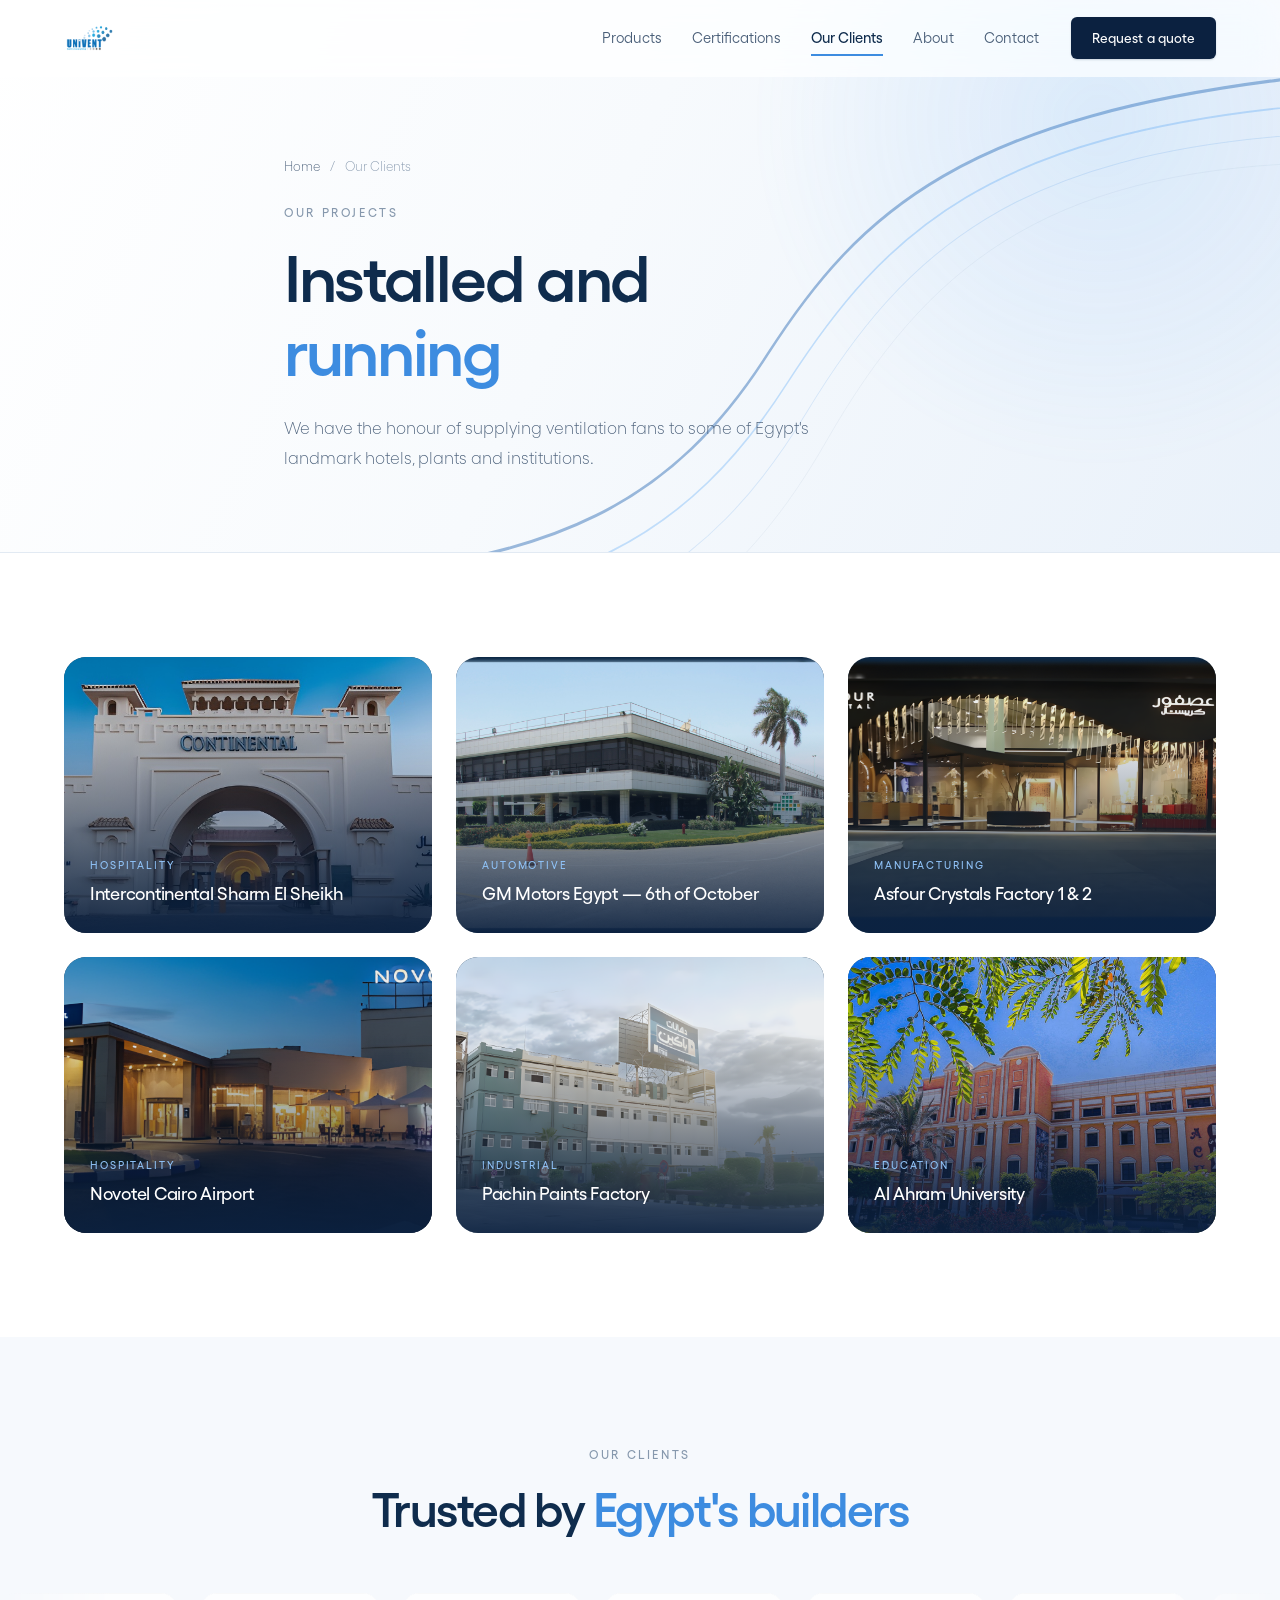
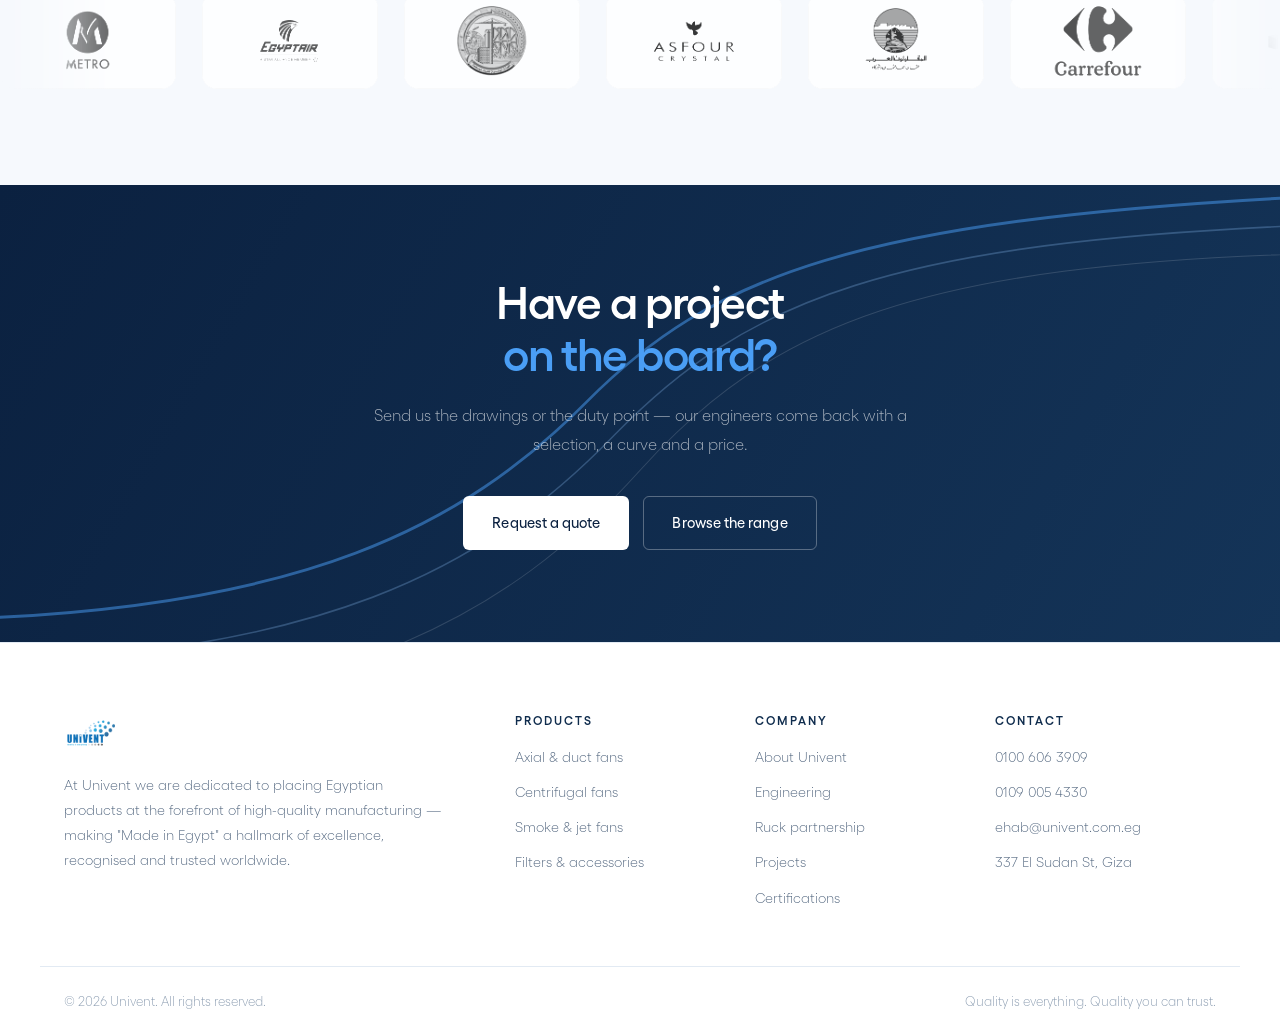
<file: projects.html>
<!DOCTYPE html>
<html lang="en">
<head>
<meta charset="utf-8" />
<meta name="viewport" content="width=device-width, initial-scale=1" />
<title>Projects &amp; Clients — Univent</title>
<meta name="description" content="Univent ventilation fans installed across Egypt — Intercontinental Sharm El Sheikh, GM Motors Egypt, Asfour Crystals, Novotel Cairo Airport, Pachin Paints and Al Ahram University." />
<link rel="icon" href="assets/logo.png" />
<link rel="preload" href="assets/fonts/Gellix-TRIAL-Regular.otf" as="font" type="font/otf" crossorigin />
<link rel="preload" href="assets/fonts/Gellix-TRIAL-SemiBold.otf" as="font" type="font/otf" crossorigin />
<link rel="stylesheet" href="styles.css" />
<script>document.documentElement.classList.add("js");</script>
</head>
<body>

<!-- HEADER:START -->
<header class="site-header" id="header">
  <div class="wrap header-inner">
    <a class="brand" href="index.html" aria-label="Univent home">
      <img src="assets/logo.png" alt="Univent" />
    </a>

    <nav class="nav" id="nav">
      <a href="products.html">Products</a>
      <a href="certificates.html">Certifications</a>
      <a href="projects.html" class="is-active" aria-current="page">Our Clients</a>
      <a href="about.html">About</a>
      <a href="contact.html">Contact</a>
    </nav>

    <div class="header-actions">
      <a class="btn btn-primary btn-sm" href="contact.html">Request a quote</a>
      <button class="burger" id="burger" aria-label="Menu" aria-expanded="false">
        <span></span><span></span><span></span>
      </button>
    </div>
  </div>
</header>
<!-- HEADER:END -->

<main id="top">

<!-- ══════════════════ PAGE HERO ══════════════════ -->
<section class="page-hero">
  <div class="hero-lines page-lines" aria-hidden="true">
    <svg viewBox="0 0 1440 575" preserveAspectRatio="none">
      <path d="M-40,600 C340,590 520,520 660,370 C800,220 960,120 1480,80" />
      <path d="M-40,640 C360,630 540,560 690,400 C840,240 1000,140 1480,110" />
      <path d="M-40,690 C380,680 570,600 720,430 C870,260 1040,160 1480,140" />
      <path d="M-40,740 C400,730 600,640 750,460 C900,280 1080,180 1480,170" />
    </svg>
  </div>
  <div class="glow glow-a" aria-hidden="true"></div>

  <div class="wrap page-hero-inner">
    <nav class="crumbs" aria-label="Breadcrumb">
      <a href="index.html">Home</a><span aria-hidden="true">/</span><span>Our Clients</span>
    </nav>
    <span class="eyebrow">Our projects</span>
    <h1>Installed and<br /><span class="accent">running</span></h1>
    <p class="lede">
      We have the honour of supplying ventilation fans to some of Egypt's landmark
      hotels, plants and institutions.
    </p>
  </div>
</section>

<!-- ══════════════════ PROJECT GRID ══════════════════ -->
<section class="section" id="projects">
  <div class="wrap">
    <div class="project-grid">
      <a class="project reveal" href="contact.html">
        <img src="assets/projects/Inter.png" alt="Intercontinental Sharm El Sheikh Hotel" loading="lazy" />
        <div class="project-body">
          <span class="tag">Hospitality</span>
          <h3>Intercontinental Sharm El Sheikh</h3>
        </div>
      </a>
      <a class="project reveal" href="contact.html">
        <img src="assets/projects/GM.png" alt="GM Motors Egypt plant" loading="lazy" />
        <div class="project-body">
          <span class="tag">Automotive</span>
          <h3>GM Motors Egypt — 6th of October</h3>
        </div>
      </a>
      <a class="project reveal" href="contact.html">
        <img src="assets/projects/Asfour.png" alt="Asfour Crystals factory" loading="lazy" />
        <div class="project-body">
          <span class="tag">Manufacturing</span>
          <h3>Asfour Crystals Factory 1 &amp; 2</h3>
        </div>
      </a>
      <a class="project reveal" href="contact.html">
        <img src="assets/projects/Novotel.png" alt="Novotel Cairo Airport" loading="lazy" />
        <div class="project-body">
          <span class="tag">Hospitality</span>
          <h3>Novotel Cairo Airport</h3>
        </div>
      </a>
      <a class="project reveal" href="contact.html">
        <img src="assets/projects/Pachin.png" alt="Pachin Paints factory" loading="lazy" />
        <div class="project-body">
          <span class="tag">Industrial</span>
          <h3>Pachin Paints Factory</h3>
        </div>
      </a>
      <a class="project reveal" href="contact.html">
        <img src="assets/projects/Ahram.png" alt="Al Ahram Canadian University" loading="lazy" />
        <div class="project-body">
          <span class="tag">Education</span>
          <h3>Al Ahram University</h3>
        </div>
      </a>
    </div>
  </div>
</section>

<!-- ══════════════════ CLIENTS ══════════════════ -->
<section class="clients section-tint" id="clients">
  <div class="wrap">
    <div class="section-head center reveal">
      <span class="eyebrow">Our clients</span>
      <h2>Trusted by <span class="accent">Egypt's builders</span></h2>
    </div>
  </div>

  <div class="marquee" aria-label="Client logos">
    <div class="marquee-track">
      <div class="marquee-set">
        <img src="assets/clients/Metro.png" alt="Metro" loading="lazy" />
        <img src="assets/clients/EgyptAir.png" alt="EgyptAir" loading="lazy" />
        <img src="assets/clients/ArmedForces.png" alt="Armed Forces" loading="lazy" />
        <img src="assets/clients/Asfour.png" alt="Asfour" loading="lazy" />
        <img src="assets/clients/ArabContractors.png" alt="Arab Contractors" loading="lazy" />
        <img src="assets/clients/Carrefour.png" alt="Carrefour" loading="lazy" />
        <img src="assets/clients/Sodic.png" alt="Sodic" loading="lazy" />
        <img src="assets/clients/Samsung.png" alt="Samsung" loading="lazy" />
        <img src="assets/clients/Elsweedy.png" alt="Elsewedy" loading="lazy" />
        <img src="assets/clients/Travco.png" alt="Travco" loading="lazy" />
        <img src="assets/clients/Americana.png" alt="Americana" loading="lazy" />
        <img src="assets/clients/TBS.png" alt="TBS" loading="lazy" />
      </div>
      <div class="marquee-set" aria-hidden="true">
        <img src="assets/clients/Metro.png" alt="" />
        <img src="assets/clients/EgyptAir.png" alt="" />
        <img src="assets/clients/ArmedForces.png" alt="" />
        <img src="assets/clients/Asfour.png" alt="" />
        <img src="assets/clients/ArabContractors.png" alt="" />
        <img src="assets/clients/Carrefour.png" alt="" />
        <img src="assets/clients/Sodic.png" alt="" />
        <img src="assets/clients/Samsung.png" alt="" />
        <img src="assets/clients/Elsweedy.png" alt="" />
        <img src="assets/clients/Travco.png" alt="" />
        <img src="assets/clients/Americana.png" alt="" />
        <img src="assets/clients/TBS.png" alt="" />
      </div>
    </div>
  </div>
</section>

<!-- ══════════════════ CTA ══════════════════ -->
<section class="cta cta-slim">
  <div class="cta-lines" aria-hidden="true">
    <svg viewBox="0 0 1440 400" preserveAspectRatio="none">
      <path d="M-40,380 C340,370 520,300 660,190 C800,80 960,30 1480,10" />
      <path d="M-40,420 C360,410 540,340 690,220 C840,100 1000,50 1480,35" />
      <path d="M-40,470 C380,460 570,380 720,250 C870,120 1040,70 1480,60" />
    </svg>
  </div>

  <div class="wrap cta-slim-inner reveal">
    <h2>Have a project<br /><span class="accent-light">on the board?</span></h2>
    <p>
      Send us the drawings or the duty point — our engineers come back with a selection,
      a curve and a price.
    </p>
    <div class="hero-cta">
      <a class="btn btn-primary" href="contact.html">Request a quote</a>
      <a class="btn btn-light" href="products.html">Browse the range</a>
    </div>
  </div>
</section>

</main>

<!-- FOOTER:START -->
<footer class="site-footer">
  <div class="wrap footer-inner">
    <div class="footer-brand">
      <a href="index.html"><img src="assets/logo.png" alt="Univent" /></a>
      <p>
        At Univent we are dedicated to placing Egyptian products at the forefront of
        high-quality manufacturing — making "Made in Egypt" a hallmark of excellence,
        recognised and trusted worldwide.
      </p>
    </div>

    <div class="footer-col">
      <h4>Products</h4>
      <a href="products.html?cat=axial">Axial &amp; duct fans</a>
      <a href="products.html?cat=didw">Centrifugal fans</a>
      <a href="products.html?cat=smoke">Smoke &amp; jet fans</a>
      <a href="products.html?cat=filters">Filters &amp; accessories</a>
    </div>

    <div class="footer-col">
      <h4>Company</h4>
      <a href="about.html">About Univent</a>
      <a href="about.html#engineering">Engineering</a>
      <a href="about.html#partnership">Ruck partnership</a>
      <a href="projects.html">Projects</a>
      <a href="certificates.html">Certifications</a>
    </div>

    <div class="footer-col">
      <h4>Contact</h4>
      <a href="tel:+201006063909">0100 606 3909</a>
      <a href="tel:+201090054330">0109 005 4330</a>
      <a href="mailto:ehab@univent.com.eg">ehab@univent.com.eg</a>
      <span>337 El Sudan St, Giza</span>
    </div>
  </div>

  <div class="wrap footer-bottom">
    <span>© <span id="year">2026</span> Univent. All rights reserved.</span>
    <span>Quality is everything. Quality you can trust.</span>
  </div>
</footer>
<!-- FOOTER:END -->

<script src="script.js"></script>
</body>
</html>
</file>
<file: styles.css>
/* ═══════════════════════════════════════════════
   UNIVENT — landing page
   ═══════════════════════════════════════════════ */

/* ─────────── Gellix TRIAL — Displaay Type Foundry ───────────
   local() picks up the copy installed on your Mac; url() keeps the
   page correct for everyone else (and once deployed).
   Trial licence: evaluation/mockups only — buy the full licence
   before this goes live on univents.org. */


@font-face {
  font-family: "Gellix";
  font-weight: 300;
  font-style: normal;
  font-display: swap;
  src: local("Gellix-TRIAL Light"),
       local("Gellix-TRIAL-Light"),
       url("assets/fonts/Gellix-TRIAL-Light.otf") format("opentype");
}

@font-face {
  font-family: "Gellix";
  font-weight: 400;
  font-style: normal;
  font-display: swap;
  src: local("Gellix-TRIAL Regular"),
       local("Gellix-TRIAL-Regular"),
       url("assets/fonts/Gellix-TRIAL-Regular.otf") format("opentype");
}

@font-face {
  font-family: "Gellix";
  font-weight: 500;
  font-style: normal;
  font-display: swap;
  src: local("Gellix-TRIAL Medium"),
       local("Gellix-TRIAL-Medium"),
       url("assets/fonts/Gellix-TRIAL-Medium.otf") format("opentype");
}

@font-face {
  font-family: "Gellix";
  font-weight: 600;
  font-style: normal;
  font-display: swap;
  src: local("Gellix-TRIAL SemiBold"),
       local("Gellix-TRIAL-SemiBold"),
       url("assets/fonts/Gellix-TRIAL-SemiBold.otf") format("opentype");
}

@font-face {
  font-family: "Gellix";
  font-weight: 700;
  font-style: normal;
  font-display: swap;
  src: local("Gellix-TRIAL Bold"),
       local("Gellix-TRIAL-Bold"),
       url("assets/fonts/Gellix-TRIAL-Bold.otf") format("opentype");
}

:root {
  --font: "Gellix", "Gellix-TRIAL", -apple-system, BlinkMacSystemFont,
          "Segoe UI", Roboto, sans-serif;

  /* Brand */
  --navy-900: #0b2140;
  --navy-800: #0e2a47;
  --navy-700: #143458;
  --ink: #0f2c4d;
  --ink-soft: #4a5f79;
  --muted: #8698ad;

  --blue-500: #2e6db4;
  --blue-400: #3d8ce0;
  --blue-300: #4a9ef5;
  --blue-200: #8fc2f7;
  --blue-50: #eaf2fc;

  --paper: #ffffff;
  --paper-2: #f6f9fd;
  --tint: #eef4fb;
  --line: #e2eaf3;

  --radius: 16px;
  --radius-lg: 22px;
  --shadow-sm: 0 1px 2px rgba(15, 44, 77, .05), 0 4px 14px rgba(15, 44, 77, .05);
  --shadow-md: 0 2px 6px rgba(15, 44, 77, .06), 0 18px 40px rgba(15, 44, 77, .09);
  --shadow-lg: 0 30px 70px rgba(11, 33, 64, .16);

  --mono: ui-monospace, SFMono-Regular, "SF Mono", Menlo, Consolas, monospace;

  --wrap: 1200px;
  --ease: cubic-bezier(.22, 1, .36, 1);

  /* the one arrow used across buttons and section links — masked, so it takes
     currentColor and never depends on the font shipping a glyph */
  --arrow: url('data:image/svg+xml;utf8,<svg xmlns="http://www.w3.org/2000/svg" viewBox="0 0 24 12"><path d="M0 6h21M15.6 .8 21 6l-5.4 5.2" fill="none" stroke="black" stroke-width="1.5" stroke-linecap="round" stroke-linejoin="round"/></svg>');
}

* { box-sizing: border-box; }

html { scroll-behavior: smooth; scroll-padding-top: 92px; }

body {
  margin: 0;
  font-family: var(--font);
  color: var(--ink);
  background: var(--paper);
  font-size: 16px;
  line-height: 1.65;
  -webkit-font-smoothing: antialiased;
  overflow-x: hidden;
}

img { max-width: 100%; display: block; }
a { color: inherit; text-decoration: none; }
h1, h2, h3, h4 { margin: 0; line-height: 1.12; letter-spacing: -.025em; font-weight: 600; }
p { margin: 0; }
ul, ol { margin: 0; padding: 0; list-style: none; }

.wrap { width: 100%; max-width: var(--wrap); margin-inline: auto; padding-inline: 24px; }

.accent { color: var(--blue-400); }
.accent-light { color: var(--blue-300); }

.eyebrow {
  display: inline-block;
  font-size: 12px;
  font-weight: 500;
  letter-spacing: .22em;
  text-transform: uppercase;
  color: var(--muted);
  margin-bottom: 18px;
}
.eyebrow-light { color: var(--blue-200); }

.rule {
  width: 72px; height: 2px;
  background: linear-gradient(90deg, var(--blue-300), rgba(74, 158, 245, 0));
  margin: 26px 0;
}

/* ─────────── Buttons ───────────
   Engineered rather than glossy: a squared-off block, no gradient, no glow.
   Every button carries the same two moving parts — a fill that wipes across
   from the leading edge on hover, and the arrow that steps forward with it.
   --btn-fill is the single swap point per variant. */
.btn {
  position: relative;
  isolation: isolate;
  overflow: hidden;
  display: inline-flex; align-items: center; justify-content: center;
  gap: 12px;
  height: 54px;
  padding: 0 28px;
  border-radius: 6px;
  font-size: 14.5px; font-weight: 500;
  letter-spacing: .005em;
  border: 1px solid transparent;
  cursor: pointer;
  white-space: nowrap;
  transition: color .3s ease, border-color .3s ease, box-shadow .35s var(--ease);
}
/* the wipe. Paints above the button's own background and below its label —
   negative z-index inside an isolated stacking context. */
.btn::before {
  content: "";
  position: absolute; inset: 0; z-index: -1;
  background: var(--btn-fill);
  transform: scaleX(0); transform-origin: right center;
  transition: transform .5s var(--ease);
}
.btn:hover::before,
.btn:focus-visible::before { transform: scaleX(1); transform-origin: left center; }

.btn:focus-visible { outline: 2px solid var(--blue-400); outline-offset: 3px; }
.btn:active { transform: translateY(1px); }

.btn-sm { height: 42px; padding: 0 20px; font-size: 13.5px; gap: 9px; }

/* trailing arrow — masked SVG, so it inherits the label colour and stays
   crisp at any size. Add .btn-arrow to a button, or use .link-arrow. */
.btn-arrow::after,
.link-arrow::after {
  content: "";
  flex: none;
  width: 20px; height: 10px;
  background: currentColor;
  -webkit-mask: var(--arrow) center / contain no-repeat;
          mask: var(--arrow) center / contain no-repeat;
  transition: transform .4s var(--ease);
}
.btn-arrow:hover::after,
.link-arrow:hover::after { transform: translateX(5px); }
.btn-sm.btn-arrow::after { width: 17px; height: 9px; }

.btn-primary {
  --btn-fill: var(--blue-400);
  background: var(--navy-900);
  color: #fff;
  box-shadow: 0 1px 2px rgba(11, 33, 64, .18);
}
.btn-primary:hover { box-shadow: 0 10px 26px rgba(11, 33, 64, .18); }

.btn-ghost {
  --btn-fill: var(--navy-900);
  background: transparent;
  color: var(--ink);
  border-color: var(--line);
}
.btn-ghost:hover { color: #fff; border-color: var(--navy-900); }

/* on a dark panel */
.btn-light {
  --btn-fill: #fff;
  background: transparent;
  color: #fff;
  border-color: rgba(255, 255, 255, .3);
}
.btn-light:hover { color: var(--navy-900); border-color: #fff; }

/* the solid one on a dark panel — inverse of .btn-primary */
.btn-invert,
.cta .btn-primary,
.eng-panel .btn-primary {
  --btn-fill: var(--blue-400);
  background: #fff;
  color: var(--navy-900);
  box-shadow: none;
}
.btn-invert:hover,
.cta .btn-primary:hover,
.eng-panel .btn-primary:hover { color: #fff; box-shadow: none; }

/* ─────────── Arrow link ───────────
   The section-level "read on" affordance: a label on a rule that extends
   under it as you approach. No box, so it never competes with a real button. */
.link-arrow {
  display: inline-flex; align-items: center; gap: 12px;
  padding-bottom: 10px;
  font-size: 14.5px; font-weight: 500;
  letter-spacing: .04em; text-transform: uppercase;
  color: var(--navy-900);
  position: relative;
  transition: color .25s ease;
}
.link-arrow::before {
  content: "";
  position: absolute; left: 0; right: 0; bottom: 0;
  height: 1px;
  background: currentColor;
  opacity: .28;
  transform: scaleX(1); transform-origin: left center;
  transition: opacity .3s ease, transform .5s var(--ease);
}
.link-arrow:hover { color: var(--blue-500); }
.link-arrow:hover::before { opacity: 1; }
.link-arrow-light { color: #fff; }
.link-arrow-light:hover { color: var(--blue-200); }

/* ═══════════ HEADER ═══════════ */
.site-header {
  position: fixed; inset: 0 0 auto 0; z-index: 100;
  background: rgba(255, 255, 255, .72);
  backdrop-filter: saturate(180%) blur(16px);
  -webkit-backdrop-filter: saturate(180%) blur(16px);
  border-bottom: 1px solid transparent;
  transition: border-color .3s ease, background .3s ease, box-shadow .3s ease;
}
.site-header.scrolled {
  border-bottom-color: var(--line);
  background: rgba(255, 255, 255, .88);
  box-shadow: 0 4px 24px rgba(15, 44, 77, .05);
}

.header-inner { display: flex; align-items: center; gap: 32px; height: 76px; }
.brand img { height: 34px; width: auto; }

.nav { display: flex; gap: 30px; margin-left: auto; }
.nav a {
  position: relative;
  font-size: 14.5px; font-weight: 400;
  color: var(--ink-soft);
  padding: 4px 0;
  transition: color .2s ease;
}
.nav a::after {
  content: ""; position: absolute; left: 0; bottom: -2px;
  width: 100%; height: 2px; background: var(--blue-400);
  transform: scaleX(0); transform-origin: left;
  transition: transform .35s var(--ease);
}
.nav a:hover { color: var(--ink); }
.nav a:hover::after { transform: scaleX(1); }

/* current page */
.nav a.is-active { color: var(--ink); font-weight: 500; }
.nav a.is-active::after { transform: scaleX(1); }

.header-actions { display: flex; align-items: center; gap: 14px; }

.burger {
  display: none;
  width: 42px; height: 42px;
  border: 1px solid var(--line); border-radius: 12px;
  background: #fff; cursor: pointer;
  flex-direction: column; align-items: center; justify-content: center; gap: 4.5px;
}
.burger span {
  width: 17px; height: 1.8px; background: var(--ink); border-radius: 2px;
  transition: transform .3s var(--ease), opacity .2s ease;
}
.burger[aria-expanded="true"] span:nth-child(1) { transform: translateY(6.3px) rotate(45deg); }
.burger[aria-expanded="true"] span:nth-child(2) { opacity: 0; }
.burger[aria-expanded="true"] span:nth-child(3) { transform: translateY(-6.3px) rotate(-45deg); }

/* ═══════════ HERO — "WE ENGINEER / AIR." ═══════════
   Paper ground, hairlines, one enormous headline, and the soft top-right
   bloom carried over from the social artwork. The only movement in here is
   air acting on the typography, driven from assets/js/hero-air.js. */
.hero {
  position: relative;
  display: flex;
  /* the inner column stretches to the full hero height so the client strip can
     push itself down to the bottom edge with margin-top:auto */
  align-items: stretch;
  /* Always a full viewport — capping this let the next section show through
     under the client strip on a tall window. The type and the figure are both
     size-capped already, so extra height pads the centred content instead of
     stretching it. */
  min-height: 100vh;
  min-height: 100svh;
  padding: clamp(100px, 12vh, 124px) 0 clamp(32px, 3vh, 40px);
  background: var(--paper);
  /* Clips the full-bleed client strip horizontally. It must NOT clip
     vertically: the strip lands within a few pixels of this edge, so any
     difference in font metrics or browser zoom used to shear the logos in
     half. overflow: clip lets the x-axis stay clipped while y stays visible;
     the plain hidden above is the fallback for browsers without it. */
  overflow: hidden;
}
@supports (overflow: clip) {
  .hero { overflow-x: clip; overflow-y: visible; }
}

/* the soft top-right bloom from the social artwork — the only thing behind
   the type, and it stays faint enough to read as paper rather than a wash */
.hero-glow {
  position: absolute;
  top: -32%; right: -18%;
  width: min(920px, 66vw); aspect-ratio: 1;
  border-radius: 50%;
  pointer-events: none;
  /* reaches zero well inside its own box, so the hero's overflow clip never
     cuts a visible edge across it */
  background: radial-gradient(circle,
    rgba(74, 158, 245, .055) 0%,
    rgba(74, 158, 245, .024) 42%,
    rgba(74, 158, 245, 0) 68%);
}

/* ── stage: type column + product shot, sharing top and bottom edges ── */
.hero-stage {
  /* eats the hero's free space top and bottom, so the type and the fan sit
     centred in the paper while the client strip stays on the bottom edge */
  margin-block: auto;
  display: grid;
  grid-template-columns: minmax(0, 1fr) minmax(0, .8fr);
  gap: clamp(32px, 4.5vw, 68px);
  align-items: stretch;
}
/* No container-type here: hero-air.js parents its canvas to the headline's
   line box, and containment would make this the canvas's containing block,
   throwing AIR. off to the left. The title is sized in vw instead, capped so
   it still clears the figure column. */
.hero-text { min-width: 0; }

/* ── headline ── */
.hero-title {
  margin: 0 0 clamp(32px, 4.6vh, 56px);
  /* Sized so the long first line ("WE ENGINEER") still clears the figure
     column at the cap, with room to spare if Gellix ever falls back. */
  font-size: clamp(56px, 9.1vw, 128px);
  font-weight: 600;
  line-height: .86;
  letter-spacing: -.045em;
}
/* Both lines carry the same deep navy as the social artwork; the accent is
   the full stop alone, exactly the way "1979" carries it there. */
.hero-title__we, .hero-title__air { display: block; }
.hero-title__we { color: var(--navy-900); }

/* the shader band anchors to this line box */
.hero-title__air { position: relative; color: var(--navy-900); }
.hero-air__dot { color: var(--blue-400); }

/* Full-bleed so AIR. has somewhere off-screen to arrive from. Sized from
   script, absolutely positioned, never part of layout. */
.hero-air-canvas {
  position: absolute;
  top: 50%; left: 50%;
  transform: translate(-50%, -50%);
  pointer-events: none;
}

/* ── supporting copy ── */
.hero-body {
  display: grid;
  gap: clamp(30px, 4.4vh, 46px);
  justify-items: start;
}
.hero-lede {
  max-width: 52ch;
  font-size: 16.5px; font-weight: 300;
  line-height: 1.75; color: var(--ink-soft);
}
.hero-actions { display: flex; gap: 12px; flex-wrap: wrap; }

/* Product shot fills the right column top to bottom — its box spans from the
   headline's cap line down to the buttons, and object-fit keeps the fan
   itself undistorted inside that box. */
.hero-figure { display: flex; min-width: 0; }
.hero-figure img {
  display: block;
  width: 100%; height: 100%;
  object-fit: contain; object-position: center;
}

/* ── client strip ──
   Reuses the .marquee machinery from the projects page; only the card
   treatment differs — flat tiles, no border, logos in full colour. */
/* Full-bleed band, no tint. The strip lives inside .wrap, so it breaks out of
   the 1200px column with a symmetric negative margin to span the viewport;
   .hero's overflow:hidden clips whatever the scrollbar leaves over. */
.hero-clients {
  width: 100vw;
  /* the stage's auto margins already take the free space, so this lands on the
     bottom edge; the padding is the floor for short viewports, where there is
     no free space to take */
  margin-top: 0;
  margin-inline: calc(50% - 50vw);
  padding: clamp(44px, 6vh, 72px) 0 0;
  overflow: hidden;
  flex: none;          /* never shrink — it carries fixed-height logo tiles */
}
.hero-clients__label { display: block; text-align: center; margin-bottom: clamp(14px, 1.8vh, 22px); }
.hero-clients .marquee { margin-top: 0; }
.hero-clients .marquee-set { gap: 20px; padding-right: 20px; }
.hero-clients .marquee-set img {
  height: 112px; width: 216px;
  padding: 18px 28px;
  background: var(--paper);
  border: 0;
  border-radius: 16px;
  filter: none;
  opacity: 1;
  transition: transform .35s var(--ease);
}
/* Lift only — no shadow, and the logos are already full colour, so hover
   carries no tint or fade either. The shared .marquee-set img:hover sits later
   in the file and would otherwise reintroduce the greyscale swap, hence the
   extra specificity. */
.hero-clients .marquee-set img:hover {
  filter: none;
  opacity: 1;
  transform: translateY(-4px);
}

/* ── entrance arming ──
   .hero-armed is set by index.html's inline head script and dropped when the
   timeline finishes (or by its own failsafe). If scripting never runs the
   class never lands, so the hero is never hidden behind JS that isn't there. */
.hero-armed .hero-title__we { opacity: 0; transform: translateY(30px); }
.hero-armed .hero-air { opacity: 0; }
.hero-armed [data-hero-fade] { opacity: 0; transform: translateY(18px); }

/* Below 900px #nav is the fixed mobile drawer and is already opacity:0 by
   design — fading it here would fight the burger. Desktop only. */
@media (min-width: 901px) {
  .hero-armed #nav, .hero-armed .header-actions { opacity: 0; }
}

.hero-lines, .cta-lines {
  position: absolute; inset: 0;
  pointer-events: none;
}
/* keep the sweep clear of the headline column */
.hero-lines { left: 38%; }
.hero-lines svg, .cta-lines svg { width: 100%; height: 100%; }
.hero-lines path, .cta-lines path { fill: none; }

.hero-lines path:nth-child(1) { stroke: var(--blue-500); stroke-width: 3.2; opacity: .85; }
.hero-lines path:nth-child(2) { stroke: var(--blue-300); stroke-width: 2; opacity: .55; }
.hero-lines path:nth-child(3) { stroke: var(--blue-400); stroke-width: 1.1; opacity: .3; }
.hero-lines path:nth-child(4) { stroke: #9fb4c9; stroke-width: .9; opacity: .35; }

.glow {
  position: absolute; border-radius: 50%; pointer-events: none;
  filter: blur(10px);
}
.glow-a {
  width: 720px; height: 720px;
  top: -240px; right: -180px;
  background: radial-gradient(circle, rgba(74, 158, 245, .13) 0%, rgba(74, 158, 245, 0) 68%);
}

/* type stack on top, client strip at the bottom of the viewport */
.hero-inner { position: relative; z-index: 2; display: flex; flex-direction: column; }

/* grid tracks default to min-content width — without this an image's
   intrinsic size widens the row and pushes the page past the viewport */
.eng-inner > *, .cta-inner > *, .partner-inner > * { min-width: 0; }

.hero-cta { display: flex; gap: 14px; margin-top: 36px; flex-wrap: wrap; }

/* ═══════════ PAGE HERO (subpages) ═══════════ */
.page-hero {
  position: relative;
  padding: 156px 0 78px;
  background: linear-gradient(115deg, #ffffff 0%, #f7fafd 46%, #e9f1fa 100%);
  border-bottom: 1px solid var(--line);
  overflow: hidden;
}
/* the sweep sits behind the copy here, so it runs quieter than on the home hero */
.page-lines { left: 26%; opacity: .55; }

.page-hero-inner { position: relative; z-index: 2; max-width: 760px; }
.page-hero-inner h1 {
  font-size: clamp(38px, 5.4vw, 66px);
  font-weight: 600;
  letter-spacing: -.035em;
}
.page-hero-inner .lede {
  margin-top: 24px; max-width: 560px;
  font-size: 17px; font-weight: 300;
  color: var(--ink-soft); line-height: 1.75;
}

.crumbs {
  display: flex; align-items: center; gap: 10px;
  margin-bottom: 22px;
  font-size: 13px; font-weight: 300; color: var(--muted);
}
.crumbs a { color: var(--ink-soft); transition: color .2s ease; }
.crumbs a:hover { color: var(--blue-500); }

/* ═══════════ STATS ═══════════ */
.stats { background: var(--navy-800); color: #fff; }
.stats-grid {
  display: grid; grid-template-columns: repeat(4, 1fr);
  padding-block: 46px;
}
.stat {
  display: flex; flex-direction: column; gap: 4px;
  padding-inline: 8px;
  border-left: 1px solid rgba(255, 255, 255, .1);
}
.stat:first-child { border-left: 0; padding-left: 0; }
.stat-num {
  font-size: clamp(30px, 3.4vw, 42px); font-weight: 600;
  letter-spacing: -.03em; line-height: 1;
  background: linear-gradient(120deg, #ffffff 20%, var(--blue-300));
  -webkit-background-clip: text; background-clip: text; color: transparent;
}
.stat-label { font-size: 13px; font-weight: 300; color: rgba(255, 255, 255, .6); }

/* ═══════════ SECTION SHELL ═══════════ */
.section { padding: 104px 0; }
.section-tint { background: var(--paper-2); }

.section-head { max-width: 620px; margin-bottom: 56px; }
.section-head.center { max-width: 640px; margin-inline: auto; text-align: center; }
.section-head h2 { font-size: clamp(32px, 4vw, 48px); letter-spacing: -.032em; }
.section-sub {
  margin-top: 20px; font-size: 16.5px; font-weight: 300;
  color: var(--ink-soft); line-height: 1.75;
}

/* "view all" row under a preview grid */
.section-cta { display: flex; justify-content: center; margin-top: 48px; }

/* ═══════════ PRODUCTS ═══════════ */
.filter-bar {
  display: flex; flex-wrap: wrap; gap: 9px;
  margin-bottom: 34px;
}
.filter {
  display: inline-flex; align-items: center; gap: 8px;
  padding: 9px 17px;
  font: inherit; font-size: 13.5px; font-weight: 400;
  color: var(--ink-soft);
  background: #fff;
  border: 1px solid var(--line);
  border-radius: 6px;
  cursor: pointer;
  transition: color .2s ease, border-color .2s ease, background .2s ease;
}
.filter:hover { border-color: var(--blue-300); color: var(--ink); }
.filter .count {
  font-size: 11px; font-weight: 500;
  color: var(--muted);
  background: var(--tint);
  padding: 1px 7px; border-radius: 100px;
  transition: inherit;
}
.filter.is-active {
  background: var(--navy-800);
  border-color: var(--navy-800);
  color: #fff;
}
.filter.is-active .count { background: rgba(255, 255, 255, .16); color: #fff; }

.grid-empty {
  padding: 48px 0; text-align: center;
  color: var(--muted); font-weight: 300;
}

.product-grid {
  display: grid; grid-template-columns: repeat(4, 1fr);
  gap: 22px;
}
.product-card[hidden] { display: none; }

.pc-cat {
  font-size: 10.5px; font-weight: 500;
  letter-spacing: .15em; text-transform: uppercase;
  color: var(--blue-500);
}
.product-card {
  display: flex; flex-direction: column;
  background: #fff;
  border: 1px solid var(--line);
  border-radius: var(--radius);
  overflow: hidden;
  transition: transform .45s var(--ease), box-shadow .45s var(--ease), border-color .3s ease;
}
.product-card:hover {
  transform: translateY(-6px);
  box-shadow: var(--shadow-md);
  border-color: rgba(74, 158, 245, .35);
}
.pc-img {
  position: relative;
  aspect-ratio: 4 / 3;
  background: linear-gradient(160deg, #fdfefe, var(--tint));
  display: grid; place-items: center;
  padding: 14px;
  overflow: hidden;
}
.pc-img img {
  width: 100%; height: 100%; object-fit: contain;
  /* backgrounds are cut out of the PNGs; multiply is the safety net for
     the two renders whose plate wasn't a clean white (RS, MIXEDFLOW) */
  mix-blend-mode: multiply;
  transition: transform .55s var(--ease);
}
.product-card:hover .pc-img img { transform: scale(1.06); }

.pc-body { padding: 20px 22px 24px; display: flex; flex-direction: column; gap: 7px; }
.pc-body h3 { font-size: 16.5px; font-weight: 600; letter-spacing: -.015em; }
.pc-body p { font-size: 13px; font-weight: 300; color: var(--ink-soft); line-height: 1.6; }

/* ═══════════ FEATURE CARDS ═══════════ */
.sector-grid { display: grid; grid-template-columns: repeat(3, 1fr); gap: 24px; }
.sector {
  background: #fff;
  border: 1px solid var(--line);
  border-radius: var(--radius-lg);
  padding: 38px 34px 40px;
  transition: transform .45s var(--ease), box-shadow .45s var(--ease);
}
.sector:hover { transform: translateY(-5px); box-shadow: var(--shadow-md); }
.sector-icon {
  width: 52px; height: 52px; border-radius: 15px;
  display: grid; place-items: center;
  background: linear-gradient(135deg, var(--blue-50), #dceafa);
  color: var(--blue-500);
  margin-bottom: 24px;
}
.sector-icon svg { width: 25px; height: 25px; }
.sector h3 { font-size: 21px; margin-bottom: 12px; }

/* ═══════════ ABOUT ═══════════ */
.about-grid {
  display: grid; grid-template-columns: 1.15fr .85fr;
  gap: 56px; align-items: start;
}
.about-grid > * { min-width: 0; }
.about-copy h2 { font-size: clamp(28px, 3.4vw, 42px); margin-bottom: 26px; }
.about-copy p {
  font-size: 16.5px; font-weight: 300;
  color: var(--ink-soft); line-height: 1.8;
}
.about-copy p + p { margin-top: 20px; }

.about-mission {
  background: linear-gradient(135deg, var(--navy-800), var(--navy-700));
  color: #fff;
  border-radius: 24px;
  padding: 40px 36px;
}
.about-mission p {
  font-size: 16px; font-weight: 300;
  color: rgba(255, 255, 255, .82); line-height: 1.8;
}
.about-mission-foot {
  display: flex; flex-direction: column; gap: 4px;
  margin-top: 28px; padding-top: 22px;
  border-top: 1px solid rgba(255, 255, 255, .14);
}
.about-mission-foot strong { font-size: 15px; font-weight: 600; }
.about-mission-foot span { font-size: 13.5px; font-weight: 300; color: var(--blue-200); }

.sector p { font-size: 15px; font-weight: 300; color: var(--ink-soft); line-height: 1.75; }

/* ═══════════ ENGINEERING — scroll-expanding panel ═══════════
   The panel starts inset with big rounded corners and grows to full-bleed
   as you scroll it into view, flattening its radius on the way.

   --panel-bg is the single swap point for the panel colour. Brand navy is
   the default; near-black (#0d0f12) reads closer to openship.io if you
   want the harder contrast. */
.engineering {
  background: var(--paper-2);
  padding: 104px 0;
}

.eng-panel {
  --panel-bg: var(--navy-800);
  --panel-inset: clamp(16px, 4.5vw, 80px);
  --panel-radius: 40px;

  position: relative;
  margin-inline: var(--panel-inset);
  border-radius: var(--panel-radius);
  background: var(--panel-bg);
  color: #fff;
  padding: 100px 0;
  overflow: hidden;
  /* the JS fallback drives these two custom properties directly */
  will-change: margin, border-radius;
}
.eng-panel::after {
  content: ""; position: absolute;
  width: 620px; height: 620px; right: -220px; top: -220px;
  background: radial-gradient(circle, rgba(74, 158, 245, .17), transparent 66%);
  border-radius: 50%;
}

/* Preferred path: scroll-driven animation, runs off the main thread.
   Chrome/Edge 115+, Safari 26+. Everything else gets the JS fallback. */
@supports (animation-timeline: view()) {
  .eng-panel {
    animation: panel-expand linear both;
    animation-timeline: view();
    animation-range: entry 25% cover 45%;
  }
  @keyframes panel-expand {
    to { margin-inline: 0; border-radius: 0; }
  }
}

.eng-inner {
  position: relative; z-index: 2;
  display: grid; grid-template-columns: 1fr 1fr; gap: 60px; align-items: center;
}
.eng-copy h2 { font-size: clamp(34px, 4.2vw, 52px); letter-spacing: -.034em; }
.eng-lede {
  margin-top: 26px; max-width: 440px;
  font-size: 16px; font-weight: 300;
  color: rgba(255, 255, 255, .68); line-height: 1.8;
}
.eng-list { display: flex; flex-direction: column; gap: 4px; }
.eng-list li {
  display: flex; gap: 26px; align-items: flex-start;
  padding: 26px 4px;
  border-top: 1px solid rgba(255, 255, 255, .11);
}
.eng-list li:last-child { border-bottom: 1px solid rgba(255, 255, 255, .11); }
.eng-list .num {
  font-size: 15px; font-weight: 600; color: var(--blue-300);
  letter-spacing: .04em; padding-top: 2px; flex: none;
}
.eng-list p {
  font-size: 17.5px; font-weight: 300; line-height: 1.6;
  color: rgba(255, 255, 255, .92); letter-spacing: -.01em;
}

/* ═══════════ PARTNER ═══════════ */
.partner { padding: 104px 0; background: #fff; }
.partner.section-tint { background: var(--paper-2); }
.partner-inner {
  display: grid; grid-template-columns: 1.1fr .9fr;
  gap: 60px; align-items: center;
  background: linear-gradient(120deg, #ffffff, var(--tint));
  border: 1px solid var(--line);
  border-radius: 28px;
  padding: 56px;
}
.partner-inner h2 { font-size: clamp(28px, 3.4vw, 40px); }
.partner-inner p {
  margin: 22px 0 32px; max-width: 520px;
  font-size: 16px; font-weight: 300; color: var(--ink-soft); line-height: 1.8;
}
.partner-art {
  display: grid; place-items: center;
  padding: 20px;
}
.partner-art img {
  width: 100%; max-width: 380px;
  filter: drop-shadow(0 24px 38px rgba(11, 33, 64, .18));
}

/* ═══════════ PROJECTS ═══════════ */
.project-grid { display: grid; grid-template-columns: repeat(3, 1fr); gap: 24px; }
.project {
  position: relative;
  border-radius: var(--radius-lg);
  overflow: hidden;
  aspect-ratio: 4 / 3;
  background: var(--navy-800);
  transition: transform .5s var(--ease), box-shadow .5s var(--ease);
}
.project:hover { transform: translateY(-5px); box-shadow: var(--shadow-lg); }
.project img {
  position: absolute; inset: 0;
  width: 100%; height: 100%; object-fit: cover;
  transition: transform .8s var(--ease), opacity .4s ease;
  opacity: .92;
}
.project:hover img { transform: scale(1.07); opacity: 1; }
.project::after {
  content: ""; position: absolute; inset: 0;
  background: linear-gradient(to top, rgba(11, 33, 64, .92) 0%, rgba(11, 33, 64, .35) 42%, rgba(11, 33, 64, 0) 72%);
}
.project-body {
  position: absolute; z-index: 2; left: 0; right: 0; bottom: 0;
  padding: 26px 26px 28px;
  color: #fff;
}
.project-body .tag {
  display: inline-block; margin-bottom: 10px;
  font-size: 10.5px; font-weight: 500;
  letter-spacing: .18em; text-transform: uppercase;
  color: var(--blue-200);
}
.project-body h3 { font-size: 18px; font-weight: 500; letter-spacing: -.015em; }

/* ═══════════ CLIENTS ═══════════ */
.clients { padding: 104px 0 96px; background: #fff; overflow: hidden; }
.clients.section-tint { background: var(--paper-2); }
.marquee {
  position: relative;
  margin-top: 8px;
  -webkit-mask-image: linear-gradient(90deg, transparent, #000 9%, #000 91%, transparent);
  mask-image: linear-gradient(90deg, transparent, #000 9%, #000 91%, transparent);
}
.marquee-track { display: flex; width: max-content; animation: slide 46s linear infinite; }
.marquee:hover .marquee-track { animation-play-state: paused; }
.marquee-set { display: flex; align-items: center; gap: 26px; padding-right: 26px; }
.marquee-set img {
  height: 96px; width: 176px; object-fit: contain;
  padding: 12px 18px;
  background: #fff;
  border: 1px solid var(--line);
  border-radius: 14px;
  filter: grayscale(1) contrast(1.15);
  opacity: .78;
  transition: filter .35s ease, opacity .35s ease, transform .35s var(--ease);
}
.marquee-set img:hover { filter: grayscale(0); opacity: 1; transform: translateY(-3px); }
@keyframes slide { to { transform: translateX(-50%); } }

/* ═══════════ CERTIFICATES ═══════════ */
.cert-grid { display: grid; grid-template-columns: repeat(3, 1fr); gap: 22px; }

.cert-card {
  display: flex; flex-direction: column;
  background: #fff;
  border: 1px solid var(--line);
  border-radius: var(--radius);
  overflow: hidden;
  transition: border-color .3s ease, box-shadow .45s var(--ease), transform .45s var(--ease);
}
.cert-card:hover {
  border-color: rgba(74, 158, 245, .4);
  box-shadow: var(--shadow-md);
  transform: translateY(-4px);
}

.cert-thumb {
  position: relative; display: block;
  aspect-ratio: 4 / 3;
  background: var(--tint);
  overflow: hidden;
}
.cert-thumb img {
  width: 100%; height: 100%;
  object-fit: cover; object-position: top center;
  transition: transform .6s var(--ease), filter .3s ease;
}
.cert-card:hover .cert-thumb img { transform: scale(1.04); }
.cert-view {
  position: absolute; inset: auto 12px 12px auto;
  padding: 6px 14px;
  font-size: 11.5px; font-weight: 500;
  letter-spacing: .08em; text-transform: uppercase;
  color: #fff; background: rgba(11, 33, 64, .82);
  border-radius: 100px;
  backdrop-filter: blur(6px);
  opacity: 0; transform: translateY(6px);
  transition: opacity .3s ease, transform .3s var(--ease);
}
.cert-card:hover .cert-view, .cert-thumb:focus-visible .cert-view {
  opacity: 1; transform: none;
}

.cert-meta { padding: 22px 22px 20px; display: flex; flex-direction: column; flex: 1; }
.cert-meta h3 { font-size: 16px; letter-spacing: -.012em; margin-bottom: 7px; }
.cert-meta > p {
  font-size: 13px; font-weight: 300; color: var(--ink-soft);
  line-height: 1.6; margin-bottom: 16px;
}

/* one download per certificate — a file on its own, or the group as a zip */
.cert-download {
  display: flex; align-items: center; gap: 9px;
  margin-top: auto;
  padding: 12px 16px;
  font-size: 13.5px; font-weight: 500;
  color: var(--ink);
  background: var(--paper-2);
  border: 1px solid var(--line);
  border-radius: 12px;
  transition: color .2s ease, border-color .2s ease, background .2s ease,
              transform .35s var(--ease);
}
.cert-download:hover {
  color: #fff;
  background: linear-gradient(135deg, var(--blue-400), var(--blue-500));
  border-color: transparent;
  transform: translateY(-2px);
}
.cert-download svg { width: 16px; height: 16px; flex: none; }
.cert-download .ext {
  margin-left: auto;
  font-size: 10px; font-weight: 500; letter-spacing: .08em;
  color: var(--muted);
  white-space: nowrap;
}
.cert-download:hover .ext { color: rgba(255, 255, 255, .8); }

/* ═══════════ CTA ═══════════ */
.cta {
  position: relative;
  padding: 104px 0;
  background: linear-gradient(120deg, var(--navy-900), var(--navy-700));
  color: #fff;
  overflow: hidden;
}
.cta-lines path:nth-child(1) { stroke: var(--blue-300); stroke-width: 2.6; opacity: .5; }
.cta-lines path:nth-child(2) { stroke: var(--blue-200); stroke-width: 1.4; opacity: .28; }
.cta-lines path:nth-child(3) { stroke: #ffffff; stroke-width: .9; opacity: .14; }

.cta-inner {
  position: relative; z-index: 2;
  display: grid; grid-template-columns: 1.05fr .95fr;
  gap: 60px; align-items: center;
}
/* centred variant used to close the pages that aren't Contact */
.cta-slim { padding: 92px 0; }
.cta-slim-inner {
  position: relative; z-index: 2;
  max-width: 640px; margin-inline: auto; text-align: center;
}
.cta-slim-inner h2 { font-size: clamp(30px, 3.8vw, 46px); letter-spacing: -.034em; }
.cta-slim-inner p {
  margin-top: 22px;
  font-size: 16px; font-weight: 300;
  color: rgba(255, 255, 255, .7); line-height: 1.8;
}
.cta-slim-inner .hero-cta { justify-content: center; }

.cta-copy h2 { font-size: clamp(32px, 4.2vw, 50px); letter-spacing: -.034em; }
.cta-copy p {
  margin-top: 24px; max-width: 430px;
  font-size: 16px; font-weight: 300;
  color: rgba(255, 255, 255, .7); line-height: 1.8;
}

.cta-card {
  background: rgba(255, 255, 255, .055);
  border: 1px solid rgba(255, 255, 255, .13);
  border-radius: 24px;
  padding: 14px;
  backdrop-filter: blur(10px);
  -webkit-backdrop-filter: blur(10px);
}
.contact-row {
  display: flex; gap: 16px; align-items: center;
  padding: 17px 18px;
  border-radius: 15px;
  transition: background .25s ease;
}
.contact-row:not(.static):hover { background: rgba(255, 255, 255, .07); }
.contact-row .ci {
  flex: none; width: 42px; height: 42px; border-radius: 12px;
  display: grid; place-items: center;
  background: rgba(74, 158, 245, .16);
  color: var(--blue-300);
}
.contact-row .ci svg { width: 20px; height: 20px; }
.contact-row small {
  display: block; font-size: 11.5px; letter-spacing: .14em;
  text-transform: uppercase; color: rgba(255, 255, 255, .45);
  margin-bottom: 2px;
}
.contact-row strong { font-size: 15.5px; font-weight: 400; letter-spacing: -.005em; line-height: 1.45; }

/* ═══════════ FOOTER ═══════════ */
.site-footer { background: #fff; border-top: 1px solid var(--line); padding-top: 72px; }
.footer-inner {
  display: grid; grid-template-columns: 2.1fr 1fr 1fr 1.15fr;
  gap: 48px;
  padding-bottom: 56px;
}
.footer-brand img { height: 36px; width: auto; margin-bottom: 22px; }
.footer-brand p {
  max-width: 380px; font-size: 14px; font-weight: 300;
  color: var(--ink-soft); line-height: 1.8;
}
.footer-col { display: flex; flex-direction: column; gap: 12px; }
.footer-col h4 {
  font-size: 12px; font-weight: 600; letter-spacing: .16em;
  text-transform: uppercase; color: var(--ink); margin-bottom: 6px;
}
.footer-col a, .footer-col span {
  font-size: 14px; font-weight: 300; color: var(--ink-soft);
  transition: color .2s ease;
}
.footer-col a:hover { color: var(--blue-500); }

.footer-bottom {
  display: flex; justify-content: space-between; gap: 16px; flex-wrap: wrap;
  padding-block: 24px;
  border-top: 1px solid var(--line);
  font-size: 13px; font-weight: 300; color: var(--muted);
}

/* ═══════════ REVEAL ═══════════
   Scoped to .js so the page still shows everything if the script
   fails to load — never hide content behind JS that isn't running. */
.js .reveal {
  opacity: 0;
  transform: translateY(22px);
  transition: opacity .7s var(--ease), transform .7s var(--ease);
}
.js .reveal.in { opacity: 1; transform: none; }

/* ═══════════ THE PAGE AFTER THE HERO ═══════════
   The hero states the thesis — paper, one enormous navy headline, the accent
   carried by a single full stop, a fan floating in its own light. Everything
   below continues that language and adds the one thing the hero doesn't have:
   the vernacular of a datasheet.

     · a monospace spec line opens every chapter, and it carries a real count
       rather than a decorative number,
     · facts are set on a rating plate — hairlines, tabular figures, mono
       labels — the way they are stamped on the side of a fan,
     · imagery floats on the paper: no frames, no tints, no shadows, except on
       the certificate sheets, which are paper and behave like it.

   Each chapter takes a different shape, so no two screens read the same:
   company is head-then-ledger-then-band, products is a selection index,
   proof is a side head beside a sheet grid, installed is a sideways strip,
   and the page closes on ink. */

.chapter {
  position: relative;
  /* Each chapter holds a screen. min-height, never height: a chapter with
     more content than fits grows instead of clipping it. */
  min-height: 100vh;
  min-height: 100svh;
  display: flex;
  flex-direction: column;
  justify-content: center;
  padding: clamp(64px, 9vh, 128px) 0;
  overflow: hidden;
}
/* the full-bleed band and strip need the x-axis clipped and the y-axis left
   alone, the same deal the hero makes for its client strip */
@supports (overflow: clip) {
  .chapter { overflow-x: clip; overflow-y: visible; }
}
.chapter > .wrap { position: relative; z-index: 2; width: 100%; }

/* the hero's bloom at chapter scale, moved corner to corner so no two
   chapters are lit from the same side */
.bloom {
  position: absolute; z-index: 0;
  pointer-events: none;
  border-radius: 50%;
  aspect-ratio: 1;
  background: radial-gradient(circle,
    rgba(74, 158, 245, .055) 0%,
    rgba(74, 158, 245, .024) 42%,
    rgba(74, 158, 245, 0) 68%);
}
.bloom--tr { top: -30%; right: -16%; width: min(900px, 64vw); }
.bloom--bl { bottom: -34%; left: -18%; width: min(840px, 60vw); }
.bloom--c  { top: -26%; left: 50%; transform: translateX(-50%); width: min(1120px, 88vw); }
/* on ink the same bloom has to work about three stops brighter to register */
.bloom--ink {
  background: radial-gradient(circle,
    rgba(74, 158, 245, .22) 0%,
    rgba(74, 158, 245, .09) 44%,
    rgba(74, 158, 245, 0) 70%);
}

/* ── the spec line ──
   Where a section label would normally sit. It is set in the mono face and
   carries something countable about the chapter under it — models, documents,
   sites — so the eye picks up information rather than an ordinal. */
.spec {
  display: flex; align-items: center; gap: 14px;
  margin: 0 0 clamp(20px, 2.8vh, 36px);
  font-family: var(--mono);
  font-size: 11.5px; font-weight: 500;
  letter-spacing: .2em; text-transform: uppercase;
  color: var(--ink-soft);
}
.spec::before {
  content: "";
  flex: none;
  width: 26px; height: 2px;
  background: var(--blue-400);
}
.spec--light { color: var(--blue-200); }
.spec--light::before { background: var(--blue-300); }

/* ── headlines ──
   The hero's metrics, one step down. The accent is the full stop, and
   nothing else. */
.chapter-title {
  margin: 0;
  font-size: clamp(36px, 4.9vw, 68px);
  font-weight: 600;
  line-height: .9;
  letter-spacing: -.045em;
  text-transform: uppercase;
  color: var(--navy-900);
}
.chapter-title--xl { font-size: clamp(42px, 6.6vw, 98px); line-height: .88; }
.dot { color: var(--blue-400); }

/* Each line is its own mask; the inner span is what moves. Scoped to .js, so
   a failed script leaves the headline plainly readable. */
.chapter-title .line { display: block; overflow: hidden; padding-bottom: .09em; margin-bottom: -.07em; }
.js .reveal-lines .line > span { display: block; transform: translateY(108%); transition: transform 1.05s var(--ease); }
.js .reveal-lines.in .line > span { transform: none; }
.js .reveal-lines .line:nth-child(2) > span { transition-delay: .1s; }
.js .reveal-lines .line:nth-child(3) > span { transition-delay: .2s; }
.js .reveal.reveal-lines { opacity: 1; transform: none; }

.chapter-lede {
  margin-top: clamp(18px, 2.6vh, 30px);
  max-width: 54ch;
  font-size: 16.5px; font-weight: 300;
  line-height: 1.75;
  color: var(--ink-soft);
}
.chapter-foot { margin-top: clamp(20px, 2.6vh, 32px); }

/* two head shapes, and the chapters alternate between them: stacked reads as
   a paragraph, split reads as a spread */
.chapter-head--split {
  display: grid;
  grid-template-columns: minmax(0, 1.04fr) minmax(0, .96fr);
  gap: clamp(28px, 4.2vw, 76px);
  align-items: end;
}
.chapter-head--split .chapter-lede { margin-top: 0; }

/* ── the rating plate ──
   Facts held between two hairlines and divided by them, the way a fan's own
   plate is stamped: the figure in the display face, the label in mono under
   it. Used twice — once for what Univent is, once at the close for the three
   numbers we need back. */
.plate {
  margin-top: clamp(30px, 4.4vh, 60px);
  display: grid;
  grid-template-columns: repeat(4, minmax(0, 1fr));
  border-top: 1px solid var(--line);
  border-bottom: 1px solid var(--line);
}
.plate li {
  padding: clamp(20px, 2.8vh, 32px) clamp(14px, 2vw, 30px);
  border-left: 1px solid var(--line);
}
.plate li:first-child { border-left: 0; padding-left: 0; }
.plate b {
  display: block;
  font-size: clamp(32px, 4.2vw, 54px);
  font-weight: 600; line-height: 1;
  letter-spacing: -.04em;
  font-variant-numeric: tabular-nums;
  color: var(--navy-900);
}
.plate span {
  display: block; margin-top: 14px;
  font-family: var(--mono);
  font-size: 10.5px; letter-spacing: .18em; text-transform: uppercase;
  color: var(--ink-soft);
}

/* ═══════════ COMPANY ═══════════
   Stacked head, the plate under it, and the plant running the full width as
   the chapter's closing gesture — the one horizontal move on the page. */
.band {
  width: 100vw;
  margin: clamp(34px, 4.6vh, 66px) calc(50% - 50vw) 0;
}
.band img {
  width: 100%;
  /* sized off the screen rather than a ratio, so the chapter holds one view */
  height: clamp(200px, 30vh, 400px);
  object-fit: cover;
  object-position: 56% 62%;
}
/* ═══════════ PRODUCTS ═══════════
   The catalogue is not repeated here — it lives on products.html and the
   button goes there. What stays is one fan, lit the way the hero lights its
   own, and the claim the range is built on. */
.showcase {
  display: grid;
  grid-template-columns: minmax(0, 1fr) minmax(0, .84fr);
  gap: clamp(32px, 5vw, 78px);
  align-items: center;
}
.showcase > * { min-width: 0; }
.showcase-figure { position: relative; display: block; }
/* the fan stands in light rather than on a plate */
.showcase-figure::before {
  content: "";
  position: absolute; inset: 2% 6%;
  border-radius: 50%;
  background: radial-gradient(circle, rgba(74, 158, 245, .1) 0%, rgba(74, 158, 245, 0) 66%);
}
.showcase-figure img {
  position: relative;
  width: 100%;
  height: clamp(230px, 44vh, 460px);
  object-fit: contain;
}

/* mono caption, used under the plant band and under the fan */
.cap {
  margin-top: 16px;
  font-family: var(--mono);
  font-size: 11px; letter-spacing: .16em; text-transform: uppercase;
  color: var(--ink-soft);
}
.cap--center { text-align: center; }

/* ═══════════ CERTIFICATIONS ═══════════
   The documents are not reproduced here either; they are on
   certificates.html, all 24 of them, and the button goes there. Deliberately
   the short chapter — a held breath between the fan and the strip of sites. */
.chapter--short { min-height: 0; padding: clamp(84px, 13vh, 152px) 0; }
.chapter--center { text-align: center; }
.chapter--center .spec { justify-content: center; }
.chapter--center .chapter-lede { margin-inline: auto; }
.chapter--center .chapter-foot { display: flex; justify-content: center; }

/* the accreditations as one line of names between two hairlines — the claim
   itself, at the size of a footnote */
.creds {
  max-width: 920px;
  margin-inline: auto;
  margin-top: clamp(26px, 3.4vh, 42px);
  padding: clamp(16px, 2.2vh, 24px) 0;
  border-top: 1px solid var(--line);
  border-bottom: 1px solid var(--line);
  display: flex; flex-wrap: wrap; justify-content: center;
  gap: 10px clamp(18px, 2.4vw, 36px);
  font-family: var(--mono);
  font-size: 11px; letter-spacing: .16em; text-transform: uppercase;
  color: var(--ink-soft);
}

/* ═══════════ INSTALLED ═══════════
   A strip of buildings you push sideways — the hero's full-bleed client band,
   made into something you can actually move. Native scroll, so it works with
   a thumb, a trackpad and the tab key without a line of script. */
.strip {
  width: 100vw;
  margin: clamp(28px, 3.8vh, 52px) calc(50% - 50vw) 0;
  display: grid;
  grid-auto-flow: column;
  grid-auto-columns: clamp(238px, 27vw, 372px);
  gap: clamp(14px, 1.8vw, 26px);
  overflow-x: auto;
  overscroll-behavior-x: contain;
  scroll-snap-type: x proximity;
  /* first and last card line up with the content column. The scroll padding
     has to match, or the first snap point sits at the viewport edge and the
     strip opens already scrolled past its own left margin. */
  padding: 4px max(24px, calc(50vw - var(--wrap) / 2 + 24px));
  scroll-padding-inline: max(24px, calc(50vw - var(--wrap) / 2 + 24px));
  scrollbar-width: none;
}
.strip::-webkit-scrollbar { display: none; }
.site { scroll-snap-align: start; }
.site img {
  width: 100%;
  height: clamp(190px, 26vh, 300px);
  object-fit: cover;
  transition: transform .5s var(--ease);
}
.site:hover img { transform: translateY(-5px); }
.site b {
  display: block; margin-top: 16px;
  font-family: var(--mono);
  font-size: 10.5px; letter-spacing: .18em; text-transform: uppercase;
  color: var(--ink-soft);
}
.site span {
  display: block; margin-top: 8px;
  font-size: clamp(16px, 1.4vw, 19px); font-weight: 600;
  letter-spacing: -.025em; line-height: 1.3;
  color: var(--navy-900);
  transition: color .28s ease;
}
.site:hover span { color: var(--blue-500); }

.strip-foot {
  margin-top: clamp(24px, 3vh, 36px);
  display: flex; flex-wrap: wrap; align-items: baseline;
  gap: 14px clamp(20px, 3vw, 40px);
}

/* ═══════════ REQUEST A QUOTE ═══════════
   The page opens on paper and closes on ink. The plate comes back inverted:
   up top it holds what Univent is, down here it holds the three things an
   engineer needs from you before a fan can be sized. */
.chapter--ink {
  background: var(--navy-900);
  color: #fff;
  text-align: center;
}
.chapter--ink .chapter-title { color: #fff; }
.chapter--ink .dot { color: var(--blue-300); }
.chapter--ink .spec { justify-content: center; }
.chapter--ink .chapter-lede {
  margin-inline: auto;
  max-width: 48ch;
  color: rgba(255, 255, 255, .72);
}

.plate--ask {
  grid-template-columns: repeat(3, minmax(0, 1fr));
  margin-top: clamp(36px, 4.8vh, 64px);
  border-color: rgba(255, 255, 255, .18);
  text-align: left;
}
.plate--ask li { border-left-color: rgba(255, 255, 255, .18); }
.plate--ask b {
  font-size: clamp(19px, 2.1vw, 27px);
  text-transform: uppercase;
  color: #fff;
}
.plate--ask span { color: var(--blue-200); }

.ask-actions {
  display: flex; flex-wrap: wrap; justify-content: center;
  gap: 12px;
  margin-top: clamp(34px, 4.4vh, 52px);
}
.ask-contact {
  display: flex; flex-wrap: wrap; justify-content: center;
  gap: 10px clamp(26px, 3.4vw, 52px);
  margin-top: clamp(34px, 4.4vh, 52px);
  font-family: var(--mono);
  font-size: 11.5px; letter-spacing: .14em; text-transform: uppercase;
  color: rgba(255, 255, 255, .6);
}
.ask-contact a { transition: color .25s ease; }
.ask-contact a:hover { color: var(--blue-200); }

/* ── the chapter rail ──
   A fixed index in the right gutter: one hairline per chapter, the name
   arriving on hover. Desktop only — it needs room outside the content column
   and it is pure navigation sugar. */
.rail {
  display: none;
  position: fixed; z-index: 90;
  right: 22px; top: 50%; transform: translateY(-50%);
  flex-direction: column; gap: 6px;
}
.rail-item {
  display: flex; align-items: center; justify-content: flex-end; gap: 12px;
  padding: 7px 0;
  font-family: var(--mono);
  font-size: 10.5px; font-weight: 500;
  letter-spacing: .18em; text-transform: uppercase;
  color: var(--ink-soft);
  /* the installed strip runs full-bleed underneath the rail, so the marks
     need to hold up over a photograph as well as over paper */
  text-shadow: 0 0 10px rgba(255, 255, 255, .85);
  filter: drop-shadow(0 0 6px rgba(255, 255, 255, .85));
  transition: color .3s ease;
}
.rail-label {
  opacity: 0;
  transform: translateX(6px);
  transition: opacity .35s ease, transform .45s var(--ease);
}
.rail-item::after {
  content: "";
  width: 14px; height: 1px;
  background: currentColor;
  opacity: .5;
  transition: width .45s var(--ease), opacity .3s ease, background .3s ease;
}
.rail:hover .rail-label,
.rail-item:focus-visible .rail-label,
.rail-item.is-active .rail-label { opacity: 1; transform: none; }
.rail-item:hover { color: var(--ink); }
.rail-item.is-active { color: var(--navy-900); }
.rail-item.is-active::after { width: 32px; opacity: 1; background: var(--blue-400); }

/* over the ink chapter the rail flips, driven from landing.js */
.rail.on-dark .rail-item {
  color: rgba(255, 255, 255, .45);
  text-shadow: 0 0 10px rgba(11, 33, 64, .8);
  filter: drop-shadow(0 0 6px rgba(11, 33, 64, .8));
}
.rail.on-dark .rail-item:hover { color: rgba(255, 255, 255, .8); }
.rail.on-dark .rail-item.is-active { color: #fff; }
.rail.on-dark .rail-item.is-active::after { background: var(--blue-300); }

/* ── page progress ──
   One hairline under the header. Scroll-driven where supported; where it
   isn't, the element simply never appears. */
.scroll-progress { display: none; }
@supports (animation-timeline: scroll()) {
  .scroll-progress {
    display: block;
    position: fixed; z-index: 101;
    inset: 76px 0 auto 0;
    height: 2px;
    background: linear-gradient(90deg, var(--blue-500), var(--blue-300));
    transform-origin: left center;
    animation: progress-grow linear both;
    animation-timeline: scroll(root block);
  }
  @keyframes progress-grow { from { transform: scaleX(0); } to { transform: scaleX(1); } }
}

/* ── responsive ── */
@media (min-width: 1280px) { .rail { display: flex; } }

@media (max-width: 1080px) {
  .chapter-head--split { grid-template-columns: 1fr; align-items: start; gap: clamp(22px, 3vw, 32px); }
  .showcase { grid-template-columns: 1fr; gap: clamp(28px, 4vw, 44px); }
  /* the fan leads, the button closes — order lands on the grid child, which
     is the column wrapping the figure and its caption, not the figure */
  .showcase > :last-child { order: -1; }
  .showcase-figure img { height: clamp(200px, 32vh, 340px); }
  .plate { grid-template-columns: repeat(2, minmax(0, 1fr)); }
  .plate li:nth-child(odd) { border-left: 0; padding-left: 0; }
  .plate li:nth-child(n + 3) { border-top: 1px solid var(--line); }
  .plate--ask { grid-template-columns: 1fr; }
  .plate--ask li { border-left: 0; padding-left: 0; }
  .plate--ask li + li { border-top: 1px solid rgba(255, 255, 255, .18); }
}

@media (max-width: 900px) {
  /* the floor comes off: below this the chapters are read, not composed */
  .chapter { min-height: 0; padding: clamp(72px, 13vw, 104px) 0; }
  .chapter-lede { font-size: 16px; }
}

@media (max-width: 620px) {
  .plate { grid-template-columns: 1fr; }
  .plate li { border-left: 0; padding-left: 0; }
  .plate li + li { border-top: 1px solid var(--line); }
  /* figures get bigger down here; the words on the closing plate do not */
  .plate:not(.plate--ask) b { font-size: clamp(30px, 11vw, 44px); }
  .plate--ask li { padding-block: clamp(16px, 2.4vh, 22px); }
  .strip { grid-auto-columns: 78vw; }
  .ask-contact { flex-direction: column; gap: 10px; }
}

/* ═══════════ QUOTE FORM (contact.html) ═══════════
   Paper, hairlines and the accent stop — the same language the landing page
   speaks. The form has no back end: script.js turns it into a WhatsApp
   message, so the only "submit" affordance is a button that opens WhatsApp. */
.quote {
  position: relative;
  padding: clamp(72px, 9vw, 128px) 0;
  overflow: hidden;
  background: var(--paper);
}
.quote > .wrap { position: relative; z-index: 2; }

.quote-grid {
  display: grid;
  grid-template-columns: minmax(0, 1.35fr) minmax(0, .65fr);
  gap: clamp(40px, 5vw, 88px);
  align-items: start;
}
.quote-title {
  margin-top: 4px;
  font-size: clamp(30px, 3.4vw, 46px);
  font-weight: 600;
  line-height: 1.02;
  letter-spacing: -.035em;
  text-transform: uppercase;
  color: var(--navy-900);
}
.quote-note {
  margin-top: 18px;
  max-width: 52ch;
  font-size: 15.5px; font-weight: 300; line-height: 1.75;
  color: var(--ink-soft);
}

.quote-form {
  margin-top: clamp(30px, 3.4vw, 44px);
  display: grid;
  grid-template-columns: repeat(2, minmax(0, 1fr));
  gap: clamp(16px, 1.8vw, 24px);
}
.field { display: flex; flex-direction: column; gap: 8px; min-width: 0; }
.field--full { grid-column: 1 / -1; }
.field label {
  font-size: 11px; font-weight: 500;
  letter-spacing: .18em; text-transform: uppercase;
  color: var(--ink-soft);
}
.field label b { color: var(--blue-400); }

.field input,
.field select,
.field textarea {
  width: 100%;
  font: inherit;
  font-size: 15px; font-weight: 300;
  color: var(--ink);
  background: var(--paper);
  border: 1px solid var(--line);
  border-radius: 8px;
  padding: 13px 15px;
  transition: border-color .25s ease, box-shadow .25s ease;
}
.field textarea { resize: vertical; min-height: 108px; line-height: 1.6; }
.field input::placeholder,
.field textarea::placeholder { color: #a9b6c6; }
.field select { appearance: none; cursor: pointer;
  /* the same masked chevron the buttons use, drawn once as a background */
  background-image: url('data:image/svg+xml;utf8,<svg xmlns="http://www.w3.org/2000/svg" viewBox="0 0 12 8"><path d="M1 1.5 6 6.5l5-5" fill="none" stroke="%238698ad" stroke-width="1.6" stroke-linecap="round" stroke-linejoin="round"/></svg>');
  background-repeat: no-repeat;
  background-position: right 14px center;
  background-size: 11px;
  padding-right: 38px;
}
.field input:focus,
.field select:focus,
.field textarea:focus {
  outline: none;
  border-color: var(--blue-300);
  box-shadow: 0 0 0 3px rgba(74, 158, 245, .14);
}
/* only after a failed submit, so nothing turns red while it is being typed */
.quote-form.is-invalid input:required:invalid { border-color: #d2503f; }

.field-split { display: grid; grid-template-columns: minmax(0, 1fr) 108px; gap: 10px; }

.quote-actions { flex-direction: row; flex-wrap: wrap; gap: 12px; margin-top: 6px; }
.quote-status {
  grid-column: 1 / -1;
  margin: 0;
  min-height: 1.2em;
  font-size: 14px; font-weight: 300;
  color: var(--ink-soft);
}

/* ── the direct-contact column ── */
.quote-aside {
  padding: clamp(24px, 2.4vw, 32px);
  background: var(--paper-2);
  border-radius: 18px;
}
.quote-aside h3 {
  font-size: 12px; font-weight: 600;
  letter-spacing: .2em; text-transform: uppercase;
  color: var(--ink-soft);
  margin-bottom: 6px;
}
.quote-line {
  display: block;
  padding: 16px 0;
  border-bottom: 1px solid var(--line);
}
.quote-line:last-child { border-bottom: 0; padding-bottom: 0; }
.quote-line small {
  display: block; margin-bottom: 5px;
  font-size: 11px; font-weight: 500;
  letter-spacing: .18em; text-transform: uppercase;
  color: var(--ink-soft);
}
.quote-line strong {
  font-size: 16px; font-weight: 500; letter-spacing: -.015em;
  color: var(--navy-900);
  transition: color .25s ease;
}
a.quote-line:hover strong { color: var(--blue-500); }
.quote-line--static strong { font-weight: 300; line-height: 1.6; color: var(--ink-soft); }

@media (max-width: 900px) {
  .quote-grid { grid-template-columns: 1fr; }
}
@media (max-width: 620px) {
  .quote-form { grid-template-columns: 1fr; }
  .quote-actions .btn { width: 100%; }
  .field-split { grid-template-columns: minmax(0, 1fr) 96px; }
}

/* ═══════════ RESPONSIVE ═══════════ */
@media (max-width: 1080px) {
  .product-grid { grid-template-columns: repeat(3, 1fr); }
  .cert-grid { grid-template-columns: repeat(2, 1fr); }
  .footer-inner { grid-template-columns: 1fr 1fr 1fr; }
  .footer-brand { grid-column: 1 / -1; }
}

@media (max-width: 900px) {
  html { scroll-padding-top: 80px; }

  .nav {
    position: fixed; inset: 76px 0 auto 0;
    flex-direction: column; gap: 0;
    background: #fff;
    border-bottom: 1px solid var(--line);
    padding: 8px 24px 20px;
    box-shadow: 0 20px 40px rgba(15, 44, 77, .1);
    transform: translateY(-14px);
    opacity: 0; visibility: hidden;
    transition: opacity .3s ease, transform .3s var(--ease), visibility .3s;
  }
  .nav.open { opacity: 1; visibility: visible; transform: none; }
  .nav a { padding: 14px 0; border-bottom: 1px solid var(--line); font-size: 16px; }
  .nav a:last-child { border-bottom: 0; }
  .nav a::after { display: none; }
  .burger { display: flex; }
  /* .nav goes position:fixed here, so it no longer supplies the
     margin-left:auto that pushes the actions to the right edge */
  .header-actions { margin-left: auto; }
  .header-actions .btn { display: none; }

  .hero { padding: 116px 0 56px; min-height: 0; }
  .hero-stage { grid-template-columns: 1fr; gap: 34px; }
  .hero-title { font-size: clamp(52px, 15vw, 108px); }
  .hero-body { gap: 24px; }
  .hero-lede { max-width: none; font-size: 16px; }
  .hero-figure { justify-content: center; }
  .hero-figure img { width: min(100%, 340px); height: auto; }
  .hero-clients .marquee-set img { height: 92px; width: 176px; padding: 14px 22px; }

  .stats-grid { grid-template-columns: repeat(2, 1fr); gap: 28px 0; padding-block: 40px; }
  .stat:nth-child(odd) { border-left: 0; padding-left: 0; }

  .section, .partner, .clients, .engineering, .cta { padding: 76px 0; }
  .section-head { margin-bottom: 40px; }
  .page-hero { padding: 122px 0 56px; }
  .page-lines { left: 12%; opacity: .4; }

  .sector-grid, .cert-grid { grid-template-columns: 1fr; }
  .project-grid { grid-template-columns: repeat(2, 1fr); }
  .eng-inner, .cta-inner { grid-template-columns: 1fr; gap: 40px; }
  .eng-panel { padding: 64px 0; --panel-radius: 28px; }

  /* the filter bar scrolls sideways rather than stacking into a wall of pills */
  .filter-bar {
    flex-wrap: nowrap;
    overflow-x: auto;
    scrollbar-width: none;
    margin-inline: -24px;
    padding-inline: 24px;
    scroll-snap-type: x proximity;
  }
  .filter-bar::-webkit-scrollbar { display: none; }
  .filter { flex: none; scroll-snap-align: start; }
  .partner-inner { grid-template-columns: 1fr; padding: 40px 32px; gap: 32px; }
  .partner-art { order: -1; }
}

@media (max-width: 620px) {
  .wrap { padding-inline: 20px; }
  .product-grid { grid-template-columns: repeat(2, 1fr); gap: 14px; }
  .pc-body { padding: 16px 16px 20px; }
  .pc-body h3 { font-size: 15px; }
  .pc-body p { font-size: 12.5px; }
  .project-grid { grid-template-columns: 1fr; }
  .hero-actions { width: 100%; }
  .hero-clients .marquee-set img { height: 78px; width: 148px; padding: 12px 18px; }
  .footer-inner { grid-template-columns: 1fr 1fr; gap: 36px 24px; }
  .marquee-set img { height: 76px; width: 138px; }
  .btn { width: 100%; }
  .hero-cta { gap: 10px; }
  .filter-bar { margin-inline: -20px; padding-inline: 20px; }
  .cert-meta { padding: 18px 18px 16px; }
  .cert-download { font-size: 12.5px; padding: 11px 14px; }
}

@media (prefers-reduced-motion: reduce) {
  *, *::before, *::after {
    animation-duration: .01ms !important;
    animation-iteration-count: 1 !important;
    transition-duration: .01ms !important;
    scroll-behavior: auto !important;
  }
  .js .reveal { opacity: 1; transform: none; }

  /* Scroll-driven animations ignore animation-duration, so they need saying
     no to by name. Every one of them is decorative — the finished state is
     what the markup already describes. */
  .scroll-progress { animation: none !important; display: none; }
  .js .reveal-lines .line > span { transform: none; }
  .marquee-track { animation: none !important; }

  .strip { scroll-snap-type: none; }

  /* the hero script bails out before arming, but if the class ever lands
     first this guarantees the headline is simply there */
  .hero-armed .hero-title__we,
  .hero-armed .hero-air,
  .hero-armed [data-hero-fade],
  .hero-armed #nav,
  .hero-armed .header-actions { opacity: 1; transform: none; }
}
</file>
